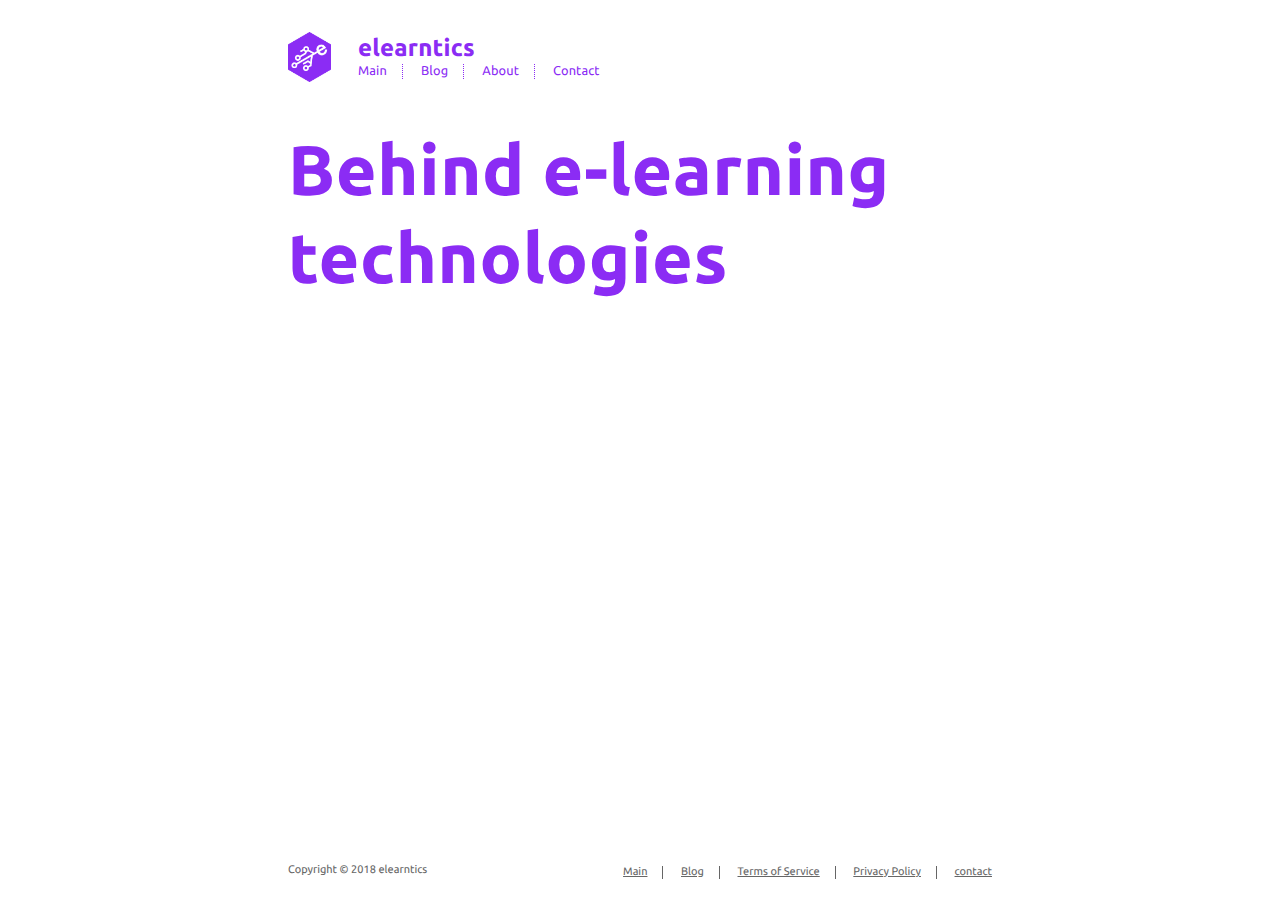
<file: index.html>
<!DOCTYPE html>
<html>
<head><meta name="generator" content="Hexo 3.8.0">
    <!-- so meta -->
    <meta charset="utf-8">
    <meta http-equiv="X-UA-Compatible" content="IE=edge">
    <meta name="HandheldFriendly" content="True">
    <meta name="viewport" content="width=device-width, initial-scale=1, maximum-scale=1">
    <meta name="description" content="Behind e-learning technologies">
<meta name="keywords" content="e-learning, edtech, education, student, learning, analytics">
<meta property="og:type" content="website">
<meta property="og:title" content="elearntics">
<meta property="og:url" content="elearntics.com/index.html">
<meta property="og:site_name" content="elearntics">
<meta property="og:description" content="Behind e-learning technologies">
<meta property="og:locale" content="default">
<meta property="og:updated_time" content="2018-10-21T19:39:16.834Z">
<meta name="twitter:card" content="summary">
<meta name="twitter:title" content="elearntics">
<meta name="twitter:description" content="Behind e-learning technologies">
    
    
        
          
              <link rel="icon" type="image/png" sizes="32x32" href="/images/favicon-32x32.png">
              <link rel="icon" type="image/png" sizes="16x16" href="/images/favicon-16x16.png">
          
        
        
          
            <link rel="icon" type="image/png" href="/images/favicon-192x192.png" sizes="192x192">
          
        
        
          
            <link rel="apple-touch-icon" sizes="180x180" href="/images/apple-touch-icon.png">
          
        
    
    <!-- title -->
    <title>elearntics</title>
    <!-- styles -->
    <link rel="stylesheet" href="/css/style.css">
    <!-- persian styles -->
    
      <link rel="stylesheet" href="/css/rtl.css">
    
    <!-- rss -->
    
    
<link rel="stylesheet" href="/css/prism-okaidia.css" type="text/css">
<link rel="stylesheet" href="/css/prism-line-numbers.css" type="text/css"></head>

<body class="max-width mx-auto ltr">
    
    <div class="content index py3 px3">
      <header id="header">
  <a href="/">
  
    
      <div id="logo" style="background-image: url(/images/logo.png);"></div>
    
  
    <div id="title">
      <h1>elearntics</h1>
    </div>
  </a>
  <div id="nav">
    <ul>
      <li class="icon">
        <a href="#"><i class="fas fa-bars fa-2x"></i></a>
      </li>
       
        <li><a href="/">Main</a></li>
       
        <li><a href="/archives/">Blog</a></li>
       
        <li><a href="/about/">About</a></li>
       
        <li><a href="mailto:hello@elearntics.com">Contact</a></li>
      
    </ul>
  </div>
</header>

      <section class=" content-page ">
        <article class="post" itemscope="" itemtype="http://schema.org/BlogPosting">
  
  

  <div class="content" itemprop="articleBody">
    <h1 id="Behind-e-learning-technologies"><a href="#Behind-e-learning-technologies" class="headerlink" title="Behind e-learning technologies"></a>Behind e-learning technologies</h1>
  </div>
</article>

      </section>
    </div>
    
    <footer id="footer" class="my4 px3">
  <div class="footer-left">
    Copyright &copy; 2018 elearntics
  </div>
  <div class="footer-right">
    <nav>
      <ul>
        
          <li><a href="/">Main</a></li>
        
          <li><a href="/archives/">Blog</a></li>
        
          <li><a href="/terms-of-service/">Terms of Service</a></li>
        
          <li><a href="/privacy-policy/">Privacy Policy</a></li>
        
          <li><a href="mailto:hello@elearntics.com">contact</a></li>
        
      </ul>
    </nav>
  </div>
</footer>

</body>
</html>
<!-- styles -->
<link rel="stylesheet" href="/lib/font-awesome/css/fontawesome-all.min.css">
<link rel="stylesheet" href="/lib/justified-gallery/css/justifiedGallery.min.css">

<!-- jquery -->
<script src="/lib/jquery/jquery.min.js"></script>
<script src="/lib/justified-gallery/js/jquery.justifiedGallery.min.js"></script>
<script src="/js/main.js"></script>
<!-- search -->

<!-- Google Analytics -->

<!-- Baidu Analytics -->

<!-- Disqus Comments -->
</file>
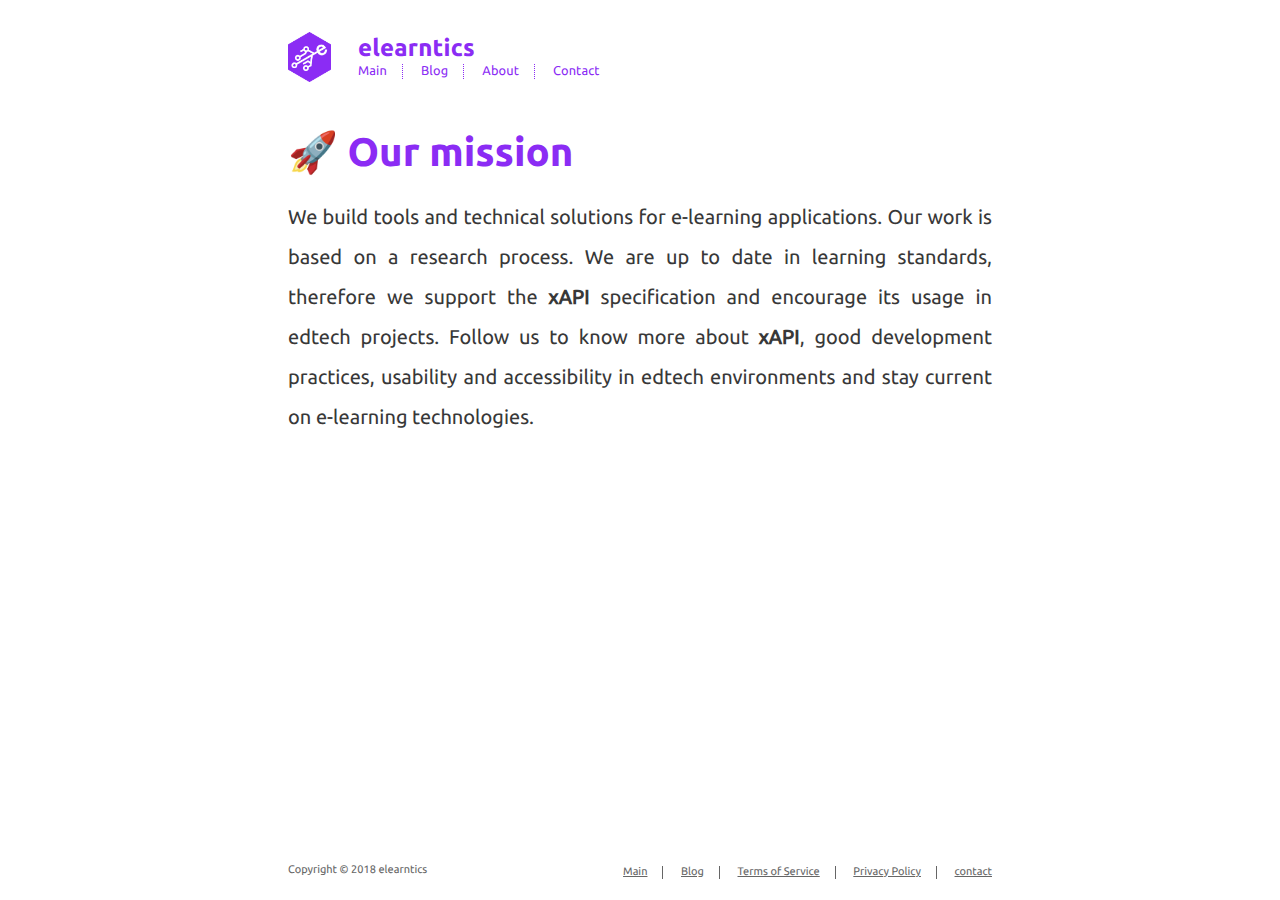
<file: about/index.html>
<!DOCTYPE html>
<html>
<head><meta name="generator" content="Hexo 3.8.0">
    <!-- so meta -->
    <meta charset="utf-8">
    <meta http-equiv="X-UA-Compatible" content="IE=edge">
    <meta name="HandheldFriendly" content="True">
    <meta name="viewport" content="width=device-width, initial-scale=1, maximum-scale=1">
    <meta name="description" content="🚀 Our missionWe build tools and technical solutions for e-learning applications. Our work is based on a research process. We are up to date in learning standards, therefore we support the xAPI specif">
<meta name="keywords" content="e-learning, edtech, education, student, learning, analytics">
<meta property="og:type" content="website">
<meta property="og:title" content="elearntics">
<meta property="og:url" content="elearntics.com/about/index.html">
<meta property="og:site_name" content="elearntics">
<meta property="og:description" content="🚀 Our missionWe build tools and technical solutions for e-learning applications. Our work is based on a research process. We are up to date in learning standards, therefore we support the xAPI specif">
<meta property="og:locale" content="default">
<meta property="og:updated_time" content="2018-10-21T19:48:04.154Z">
<meta name="twitter:card" content="summary">
<meta name="twitter:title" content="elearntics">
<meta name="twitter:description" content="🚀 Our missionWe build tools and technical solutions for e-learning applications. Our work is based on a research process. We are up to date in learning standards, therefore we support the xAPI specif">
    
    
        
          
              <link rel="icon" type="image/png" sizes="32x32" href="/images/favicon-32x32.png">
              <link rel="icon" type="image/png" sizes="16x16" href="/images/favicon-16x16.png">
          
        
        
          
            <link rel="icon" type="image/png" href="/images/favicon-192x192.png" sizes="192x192">
          
        
        
          
            <link rel="apple-touch-icon" sizes="180x180" href="/images/apple-touch-icon.png">
          
        
    
    <!-- title -->
    <title>elearntics</title>
    <!-- styles -->
    <link rel="stylesheet" href="/css/style.css">
    <!-- persian styles -->
    
      <link rel="stylesheet" href="/css/rtl.css">
    
    <!-- rss -->
    
    
<link rel="stylesheet" href="/css/prism-okaidia.css" type="text/css">
<link rel="stylesheet" href="/css/prism-line-numbers.css" type="text/css"></head>

<body class="max-width mx-auto ltr">
    
    <div class="content index py3 px3">
      <header id="header">
  <a href="/">
  
    
      <div id="logo" style="background-image: url(/images/logo.png);"></div>
    
  
    <div id="title">
      <h1>elearntics</h1>
    </div>
  </a>
  <div id="nav">
    <ul>
      <li class="icon">
        <a href="#"><i class="fas fa-bars fa-2x"></i></a>
      </li>
       
        <li><a href="/">Main</a></li>
       
        <li><a href="/archives/">Blog</a></li>
       
        <li><a href="/about/">About</a></li>
       
        <li><a href="mailto:hello@elearntics.com">Contact</a></li>
      
    </ul>
  </div>
</header>

      <section class=" content-page ">
        <article class="post" itemscope="" itemtype="http://schema.org/BlogPosting">
  
  

  <div class="content" itemprop="articleBody">
    <h2 id="🚀-Our-mission"><a href="#🚀-Our-mission" class="headerlink" title="🚀 Our mission"></a>🚀 Our mission</h2><p>We build tools and technical solutions for e-learning applications. Our work is based on a research process. We are up to date in learning standards, therefore we support the <strong>xAPI</strong> specification and encourage its usage in edtech projects. Follow us to know more about <strong>xAPI</strong>, good development practices, usability and accessibility in edtech environments and stay current on e-learning technologies.</p>

  </div>
</article>

      </section>
    </div>
    
    <footer id="footer" class="my4 px3">
  <div class="footer-left">
    Copyright &copy; 2018 elearntics
  </div>
  <div class="footer-right">
    <nav>
      <ul>
        
          <li><a href="/">Main</a></li>
        
          <li><a href="/archives/">Blog</a></li>
        
          <li><a href="/terms-of-service/">Terms of Service</a></li>
        
          <li><a href="/privacy-policy/">Privacy Policy</a></li>
        
          <li><a href="mailto:hello@elearntics.com">contact</a></li>
        
      </ul>
    </nav>
  </div>
</footer>

</body>
</html>
<!-- styles -->
<link rel="stylesheet" href="/lib/font-awesome/css/fontawesome-all.min.css">
<link rel="stylesheet" href="/lib/justified-gallery/css/justifiedGallery.min.css">

<!-- jquery -->
<script src="/lib/jquery/jquery.min.js"></script>
<script src="/lib/justified-gallery/js/jquery.justifiedGallery.min.js"></script>
<script src="/js/main.js"></script>
<!-- search -->

<!-- Google Analytics -->

<!-- Baidu Analytics -->

<!-- Disqus Comments -->
</file>
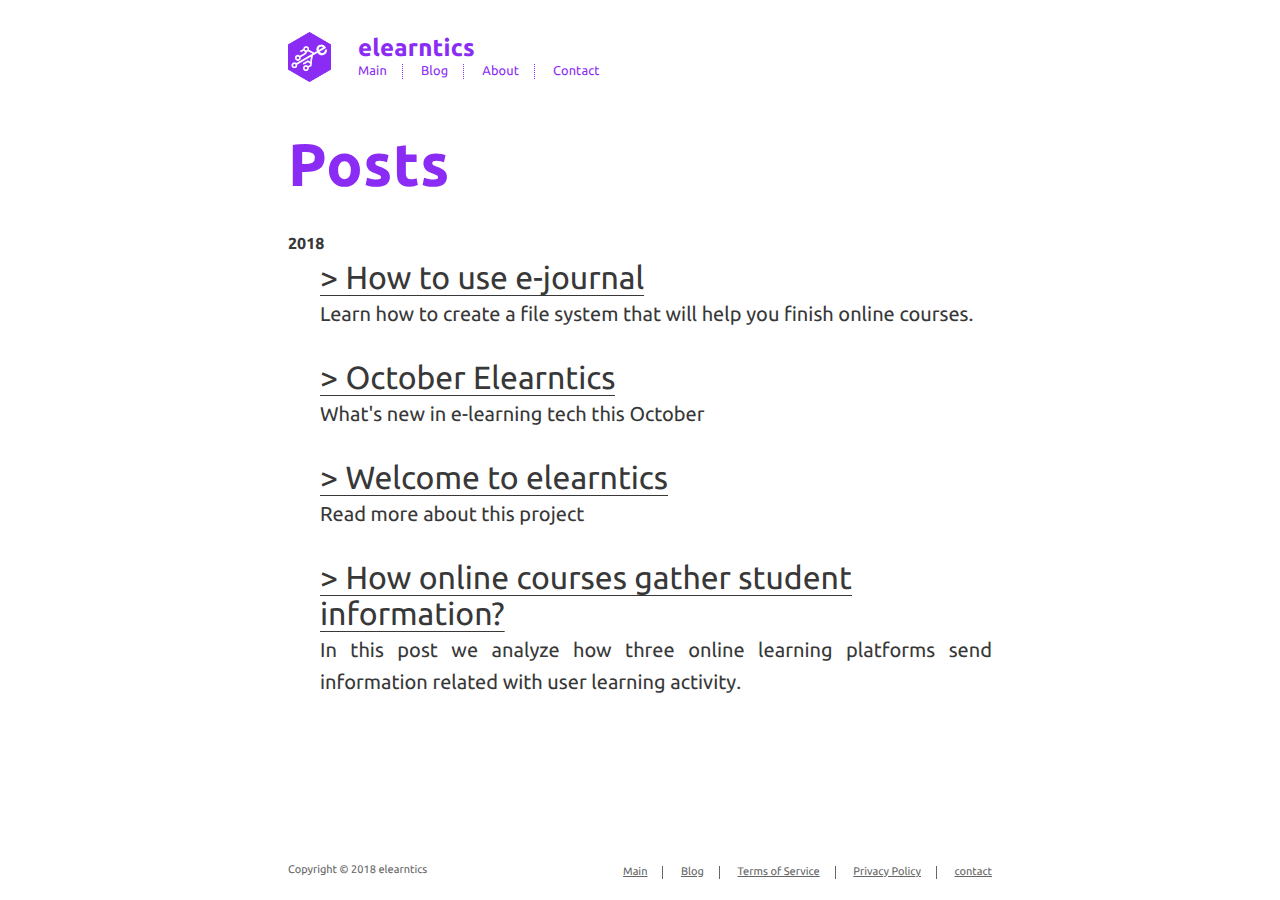
<file: archives/index.html>
<!DOCTYPE html>
<html>
<head><meta name="generator" content="Hexo 3.8.0">
    <!-- so meta -->
    <meta charset="utf-8">
    <meta http-equiv="X-UA-Compatible" content="IE=edge">
    <meta name="HandheldFriendly" content="True">
    <meta name="viewport" content="width=device-width, initial-scale=1, maximum-scale=1">
    <meta name="description" content="We build web based tools and solutions for e-learning applications">
<meta name="keywords" content="e-learning, edtech, education, student, learning, analytics">
<meta property="og:type" content="website">
<meta property="og:title" content="elearntics">
<meta property="og:url" content="elearntics.com/archives/index.html">
<meta property="og:site_name" content="elearntics">
<meta property="og:description" content="We build web based tools and solutions for e-learning applications">
<meta property="og:locale" content="default">
<meta name="twitter:card" content="summary">
<meta name="twitter:title" content="elearntics">
<meta name="twitter:description" content="We build web based tools and solutions for e-learning applications">
    
    
        
          
              <link rel="icon" type="image/png" sizes="32x32" href="/images/favicon-32x32.png">
              <link rel="icon" type="image/png" sizes="16x16" href="/images/favicon-16x16.png">
          
        
        
          
            <link rel="icon" type="image/png" href="/images/favicon-192x192.png" sizes="192x192">
          
        
        
          
            <link rel="apple-touch-icon" sizes="180x180" href="/images/apple-touch-icon.png">
          
        
    
    <!-- title -->
    <title>elearntics</title>
    <!-- styles -->
    <link rel="stylesheet" href="/css/style.css">
    <!-- persian styles -->
    
      <link rel="stylesheet" href="/css/rtl.css">
    
    <!-- rss -->
    
    
<link rel="stylesheet" href="/css/prism-okaidia.css" type="text/css">
<link rel="stylesheet" href="/css/prism-line-numbers.css" type="text/css"></head>

<body class="max-width mx-auto ltr">
    
    <div class="content index py3 px3">
      <header id="header">
  <a href="/">
  
    
      <div id="logo" style="background-image: url(/images/logo.png);"></div>
    
  
    <div id="title">
      <h1>elearntics</h1>
    </div>
  </a>
  <div id="nav">
    <ul>
      <li class="icon">
        <a href="#"><i class="fas fa-bars fa-2x"></i></a>
      </li>
       
        <li><a href="/">Main</a></li>
       
        <li><a href="/archives/">Blog</a></li>
       
        <li><a href="/about/">About</a></li>
       
        <li><a href="mailto:hello@elearntics.com">Contact</a></li>
      
    </ul>
  </div>
</header>

      <section class=" content-page ">
        <div id="archive">
  <h1>Posts</h1>
  <ul class="post-list">
    
    
    
      
      
      
      
        <h2>2018</h2>
      
      <li class="post-item">
        <article class="post-item-box">
          
          <section class="post-item--content">
            
    
        <a class="post-title" href="/2018/10/27/how-to-use-e-journal/">> How to use e-journal</a>
    


            

            
  <p class="post-description">
    Learn how to create a file system that will help you finish online courses.
  </p>


          </section>
        </article>
      </li>
    
      
      
      
      
      <li class="post-item">
        <article class="post-item-box">
          
          <section class="post-item--content">
            
    
        <a class="post-title" href="/2018/10/23/elearntics-october/">> October Elearntics</a>
    


            

            
  <p class="post-description">
    What's new in e-learning tech this October
  </p>


          </section>
        </article>
      </li>
    
      
      
      
      
      <li class="post-item">
        <article class="post-item-box">
          
          <section class="post-item--content">
            
    
        <a class="post-title" href="/2018/10/21/welcome/">> Welcome to elearntics</a>
    


            

            
  <p class="post-description">
    Read more about this project
  </p>


          </section>
        </article>
      </li>
    
      
      
      
      
      <li class="post-item">
        <article class="post-item-box">
          
          <section class="post-item--content">
            
    
        <a class="post-title" href="/2018/10/21/how-online-courses-gather-student-information/">> How online courses gather student information?</a>
    


            

            
  <p class="post-description">
    In this post we analyze how three online learning platforms send information related with user learning activity.
  </p>


          </section>
        </article>
      </li>
    
  </ul>
  

</div>

      </section>
    </div>
    
    <footer id="footer" class="my4 px3">
  <div class="footer-left">
    Copyright &copy; 2018 elearntics
  </div>
  <div class="footer-right">
    <nav>
      <ul>
        
          <li><a href="/">Main</a></li>
        
          <li><a href="/archives/">Blog</a></li>
        
          <li><a href="/terms-of-service/">Terms of Service</a></li>
        
          <li><a href="/privacy-policy/">Privacy Policy</a></li>
        
          <li><a href="mailto:hello@elearntics.com">contact</a></li>
        
      </ul>
    </nav>
  </div>
</footer>

</body>
</html>
<!-- styles -->
<link rel="stylesheet" href="/lib/font-awesome/css/fontawesome-all.min.css">
<link rel="stylesheet" href="/lib/justified-gallery/css/justifiedGallery.min.css">

<!-- jquery -->
<script src="/lib/jquery/jquery.min.js"></script>
<script src="/lib/justified-gallery/js/jquery.justifiedGallery.min.js"></script>
<script src="/js/main.js"></script>
<!-- search -->

<!-- Google Analytics -->

<!-- Baidu Analytics -->

<!-- Disqus Comments -->
</file>
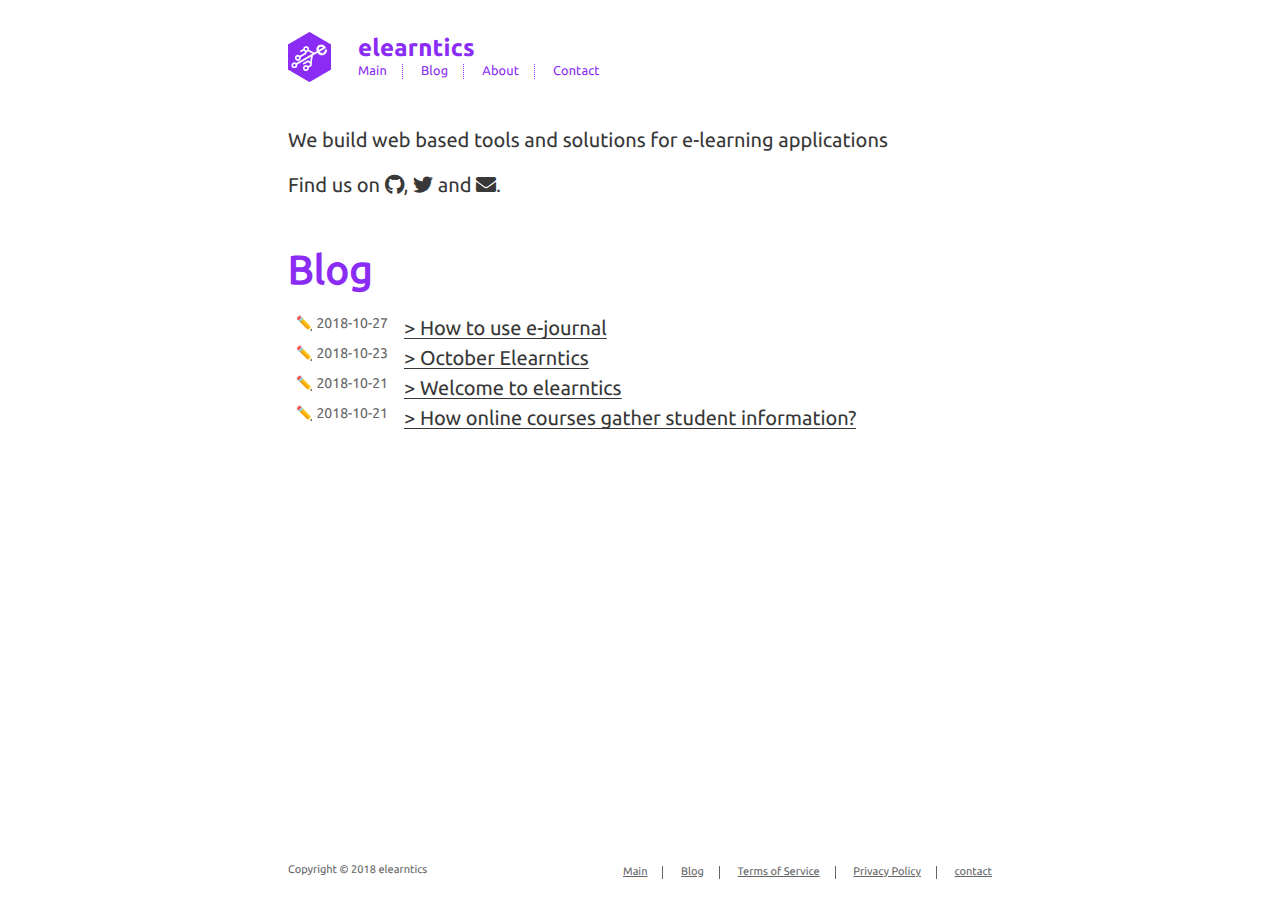
<file: blog/index.html>
<!DOCTYPE html>
<html>
<head><meta name="generator" content="Hexo 3.8.0">
    <!-- so meta -->
    <meta charset="utf-8">
    <meta http-equiv="X-UA-Compatible" content="IE=edge">
    <meta name="HandheldFriendly" content="True">
    <meta name="viewport" content="width=device-width, initial-scale=1, maximum-scale=1">
    <meta name="description" content="We build web based tools and solutions for e-learning applications">
<meta name="keywords" content="e-learning, edtech, education, student, learning, analytics">
<meta property="og:type" content="website">
<meta property="og:title" content="elearntics">
<meta property="og:url" content="elearntics.com/blog/index.html">
<meta property="og:site_name" content="elearntics">
<meta property="og:description" content="We build web based tools and solutions for e-learning applications">
<meta property="og:locale" content="default">
<meta name="twitter:card" content="summary">
<meta name="twitter:title" content="elearntics">
<meta name="twitter:description" content="We build web based tools and solutions for e-learning applications">
    
    
        
          
              <link rel="icon" type="image/png" sizes="32x32" href="/images/favicon-32x32.png">
              <link rel="icon" type="image/png" sizes="16x16" href="/images/favicon-16x16.png">
          
        
        
          
            <link rel="icon" type="image/png" href="/images/favicon-192x192.png" sizes="192x192">
          
        
        
          
            <link rel="apple-touch-icon" sizes="180x180" href="/images/apple-touch-icon.png">
          
        
    
    <!-- title -->
    <title>elearntics</title>
    <!-- styles -->
    <link rel="stylesheet" href="/css/style.css">
    <!-- persian styles -->
    
      <link rel="stylesheet" href="/css/rtl.css">
    
    <!-- rss -->
    
    
<link rel="stylesheet" href="/css/prism-okaidia.css" type="text/css">
<link rel="stylesheet" href="/css/prism-line-numbers.css" type="text/css"></head>

<body class="max-width mx-auto ltr">
    
    <div class="content index py3 px3">
      <header id="header">
  <a href="/">
  
    
      <div id="logo" style="background-image: url(/images/logo.png);"></div>
    
  
    <div id="title">
      <h1>elearntics</h1>
    </div>
  </a>
  <div id="nav">
    <ul>
      <li class="icon">
        <a href="#"><i class="fas fa-bars fa-2x"></i></a>
      </li>
       
        <li><a href="/">Main</a></li>
       
        <li><a href="/archives/">Blog</a></li>
       
        <li><a href="/about/">About</a></li>
       
        <li><a href="mailto:hello@elearntics.com">Contact</a></li>
      
    </ul>
  </div>
</header>

      <section class=" content-page ">
        <section id="about">
  
    <p>We build web based tools and solutions for e-learning applications</p>

  
  
    <p>
      Find us on
      
      
      
        
          <a class="icon" target="_blank" href="http://github.com/elearntics">
            <i class="fab fa-github"></i><!--
      ---></a><!--
    ---><!--
    --->, 
        
      
        
          <a class="icon" target="_blank" href="/">
            <i class="fab fa-twitter"></i><!--
      ---></a><!--
    ---><!--
    ---> and 
        
      
        
          <a class="icon" target="_blank" href="mailto:name@email.com">
            <i class="fas fa-envelope"></i><!--
      ---></a><!--
      ---><!--
    --->.
        
      
    </p>
  
</section>

<section id="writing">
  <span class="h1"><a href="/archives">Blog</a></span>
  <ul class="post-list">
    
      
    
    
      <li class="post-item">
        
    <div class="meta">
      ✏️ <time datetime="2018-10-27T07:44:16.970Z" itemprop="datePublished">2018-10-27</time>
    </div>


        <span>
    
        <a class="" href="/2018/10/27/how-to-use-e-journal/">> How to use e-journal</a>
    

</span>
      </li>
    
      <li class="post-item">
        
    <div class="meta">
      ✏️ <time datetime="2018-10-23T19:10:05.870Z" itemprop="datePublished">2018-10-23</time>
    </div>


        <span>
    
        <a class="" href="/2018/10/23/elearntics-october/">> October Elearntics</a>
    

</span>
      </li>
    
      <li class="post-item">
        
    <div class="meta">
      ✏️ <time datetime="2018-10-21T15:13:32.917Z" itemprop="datePublished">2018-10-21</time>
    </div>


        <span>
    
        <a class="" href="/2018/10/21/welcome/">> Welcome to elearntics</a>
    

</span>
      </li>
    
      <li class="post-item">
        
    <div class="meta">
      ✏️ <time datetime="2018-10-21T15:13:32.915Z" itemprop="datePublished">2018-10-21</time>
    </div>


        <span>
    
        <a class="" href="/2018/10/21/how-online-courses-gather-student-information/">> How online courses gather student information?</a>
    

</span>
      </li>
    
  </ul>
  
</section>



      </section>
    </div>
    
    <footer id="footer" class="my4 px3">
  <div class="footer-left">
    Copyright &copy; 2018 elearntics
  </div>
  <div class="footer-right">
    <nav>
      <ul>
        
          <li><a href="/">Main</a></li>
        
          <li><a href="/archives/">Blog</a></li>
        
          <li><a href="/terms-of-service/">Terms of Service</a></li>
        
          <li><a href="/privacy-policy/">Privacy Policy</a></li>
        
          <li><a href="mailto:hello@elearntics.com">contact</a></li>
        
      </ul>
    </nav>
  </div>
</footer>

</body>
</html>
<!-- styles -->
<link rel="stylesheet" href="/lib/font-awesome/css/fontawesome-all.min.css">
<link rel="stylesheet" href="/lib/justified-gallery/css/justifiedGallery.min.css">

<!-- jquery -->
<script src="/lib/jquery/jquery.min.js"></script>
<script src="/lib/justified-gallery/js/jquery.justifiedGallery.min.js"></script>
<script src="/js/main.js"></script>
<!-- search -->

<!-- Google Analytics -->

<!-- Baidu Analytics -->

<!-- Disqus Comments -->
</file>
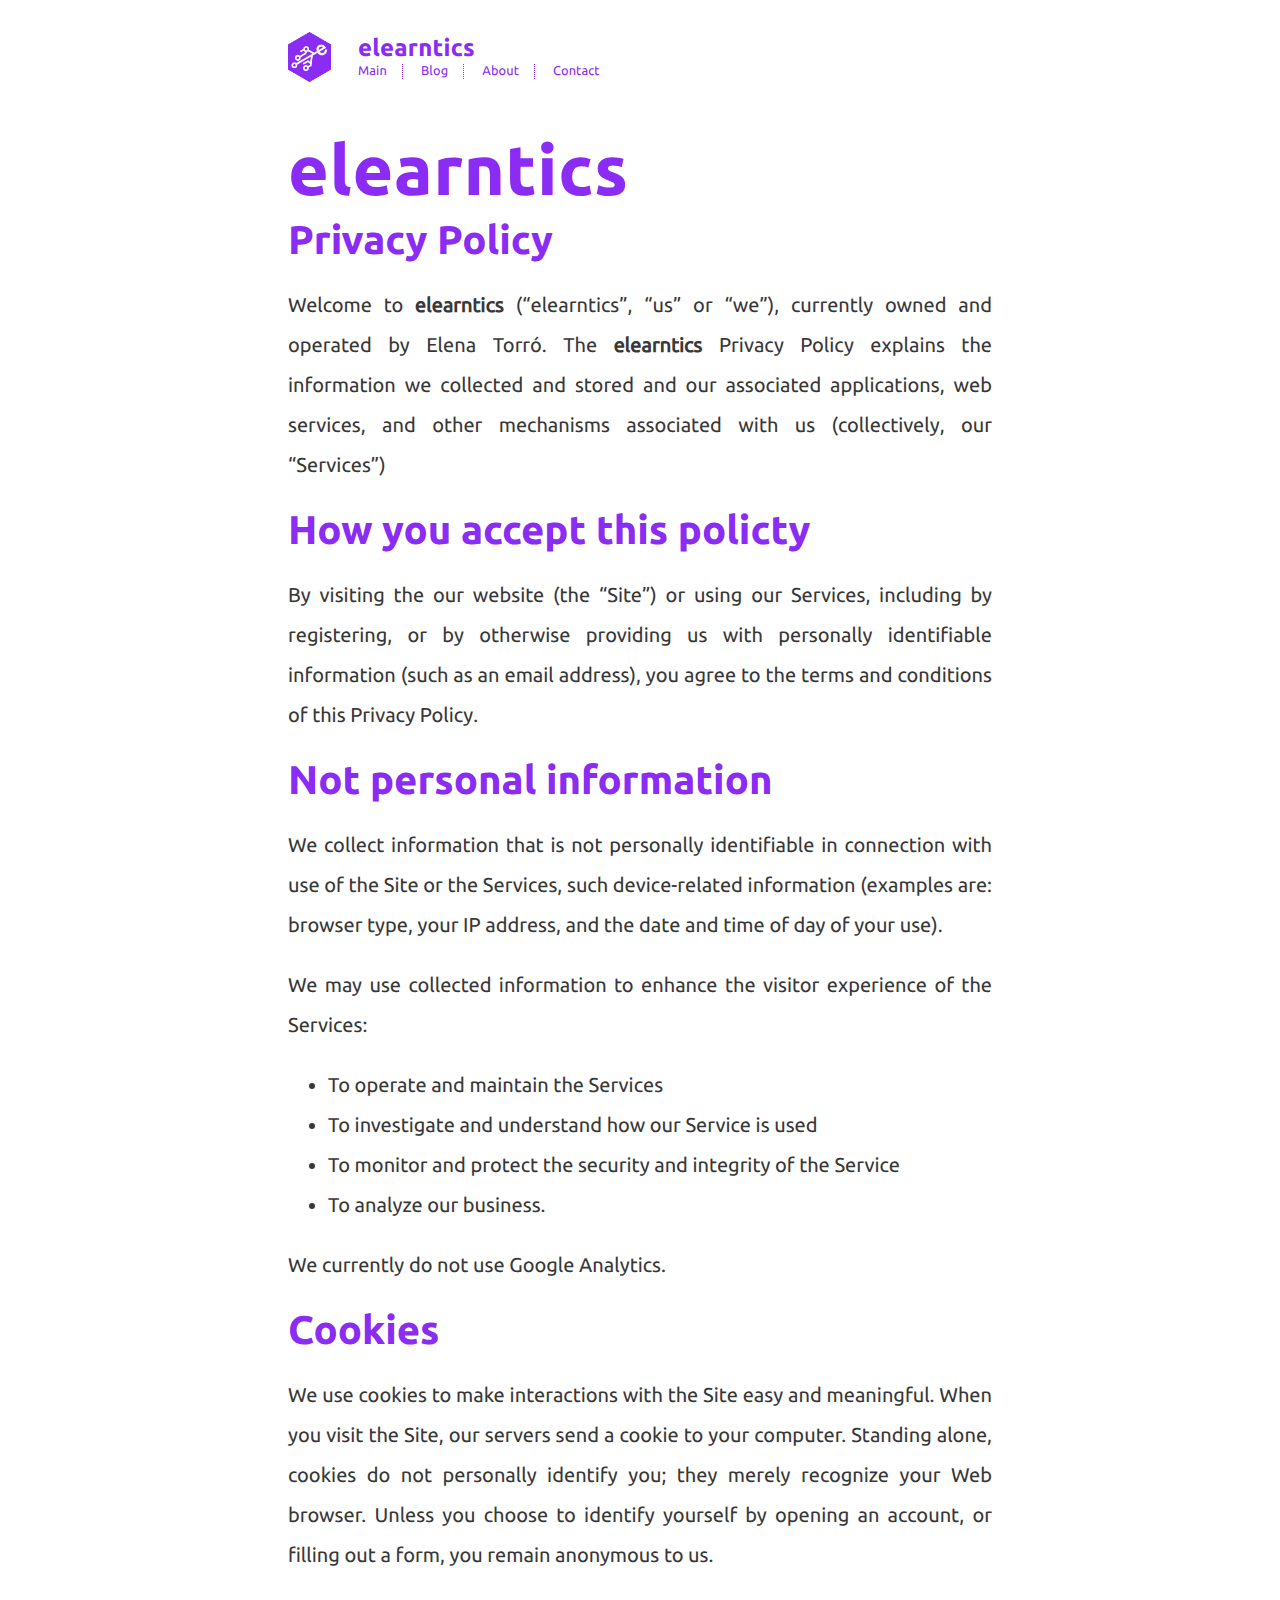
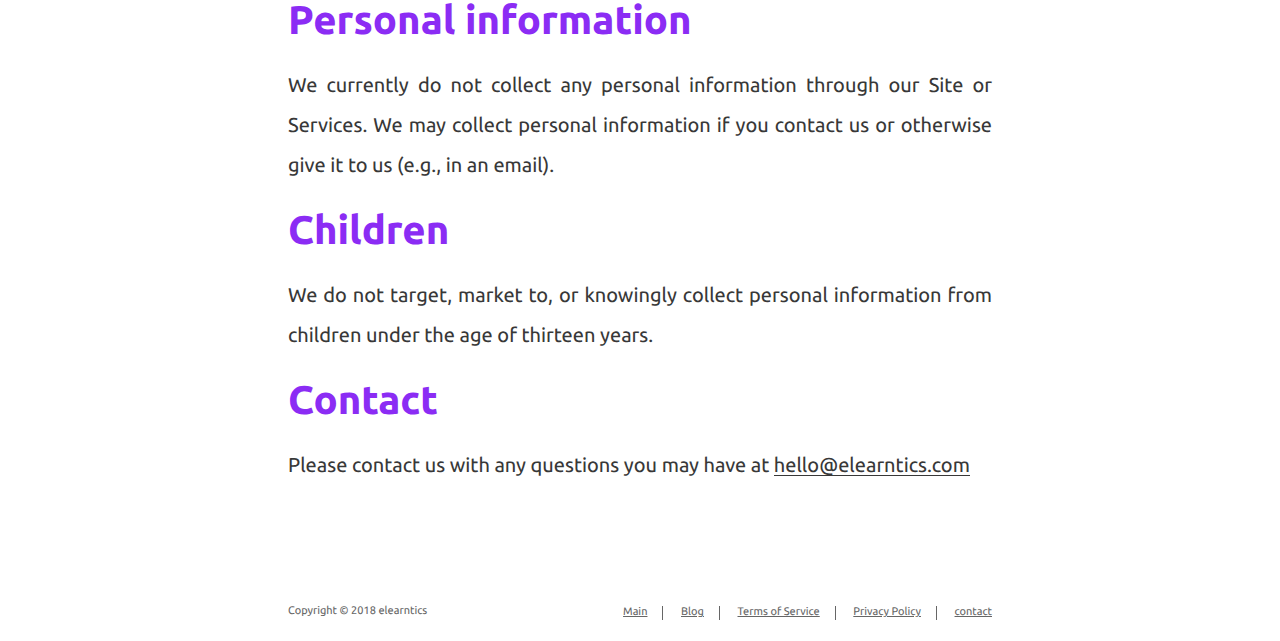
<file: privacy-policy/index.html>
<!DOCTYPE html>
<html>
<head><meta name="generator" content="Hexo 3.8.0">
    <!-- so meta -->
    <meta charset="utf-8">
    <meta http-equiv="X-UA-Compatible" content="IE=edge">
    <meta name="HandheldFriendly" content="True">
    <meta name="viewport" content="width=device-width, initial-scale=1, maximum-scale=1">
    <meta name="description" content="elearnticsPrivacy PolicyWelcome to elearntics (“elearntics”, “us” or “we”), currently owned and operated by Elena Torró. The elearntics Privacy Policy explains the information we collected and stored">
<meta name="keywords" content="e-learning, edtech, education, student, learning, analytics">
<meta property="og:type" content="website">
<meta property="og:title" content="elearntics">
<meta property="og:url" content="elearntics.com/privacy-policy/index.html">
<meta property="og:site_name" content="elearntics">
<meta property="og:description" content="elearnticsPrivacy PolicyWelcome to elearntics (“elearntics”, “us” or “we”), currently owned and operated by Elena Torró. The elearntics Privacy Policy explains the information we collected and stored">
<meta property="og:locale" content="default">
<meta property="og:updated_time" content="2018-10-21T15:13:32.918Z">
<meta name="twitter:card" content="summary">
<meta name="twitter:title" content="elearntics">
<meta name="twitter:description" content="elearnticsPrivacy PolicyWelcome to elearntics (“elearntics”, “us” or “we”), currently owned and operated by Elena Torró. The elearntics Privacy Policy explains the information we collected and stored">
    
    
        
          
              <link rel="icon" type="image/png" sizes="32x32" href="/images/favicon-32x32.png">
              <link rel="icon" type="image/png" sizes="16x16" href="/images/favicon-16x16.png">
          
        
        
          
            <link rel="icon" type="image/png" href="/images/favicon-192x192.png" sizes="192x192">
          
        
        
          
            <link rel="apple-touch-icon" sizes="180x180" href="/images/apple-touch-icon.png">
          
        
    
    <!-- title -->
    <title>elearntics</title>
    <!-- styles -->
    <link rel="stylesheet" href="/css/style.css">
    <!-- persian styles -->
    
      <link rel="stylesheet" href="/css/rtl.css">
    
    <!-- rss -->
    
    
<link rel="stylesheet" href="/css/prism-solarizedlight.css" type="text/css">
<link rel="stylesheet" href="/css/prism-line-numbers.css" type="text/css"></head>

<body class="max-width mx-auto ltr">
    
    <div class="content index py3 px3">
      <header id="header">
  <a href="/">
  
    
      <div id="logo" style="background-image: url(/images/logo.png);"></div>
    
  
    <div id="title">
      <h1>elearntics</h1>
    </div>
  </a>
  <div id="nav">
    <ul>
      <li class="icon">
        <a href="#"><i class="fas fa-bars fa-2x"></i></a>
      </li>
       
        <li><a href="/">Main</a></li>
       
        <li><a href="/archives/">Blog</a></li>
       
        <li><a href="/about/">About</a></li>
       
        <li><a href="mailto:hello@elearntics.com">Contact</a></li>
      
    </ul>
  </div>
</header>

      <section class=" content-page ">
        <article class="post" itemscope="" itemtype="http://schema.org/BlogPosting">
  
  

  <div class="content" itemprop="articleBody">
    <h1 id="elearntics"><a href="#elearntics" class="headerlink" title="elearntics"></a>elearntics</h1><h2 id="Privacy-Policy"><a href="#Privacy-Policy" class="headerlink" title="Privacy Policy"></a>Privacy Policy</h2><p>Welcome to <strong>elearntics</strong> (“elearntics”, “us” or “we”), currently owned and operated by Elena Torró. The <strong>elearntics</strong> Privacy Policy explains the information we collected and stored and our associated applications, web services, and other mechanisms associated with us (collectively, our “Services”)</p>
<h2 id="How-you-accept-this-policty"><a href="#How-you-accept-this-policty" class="headerlink" title="How you accept this policty"></a>How you accept this policty</h2><p>By visiting the our website (the “Site”) or using our Services, including by registering, or by otherwise providing us with personally identifiable information (such as an email address), you agree to the terms and conditions of this Privacy Policy.</p>
<h2 id="Not-personal-information"><a href="#Not-personal-information" class="headerlink" title="Not personal information"></a>Not personal information</h2><p>We collect information that is not personally identifiable in connection with use of the Site or the Services, such device-related information (examples are: browser type, your IP address, and the date and time of day of your use).</p>
<p>We may use collected information to enhance the visitor experience of the Services:</p>
<ul>
<li>To operate and maintain the Services</li>
<li>To investigate and understand how our Service is used</li>
<li>To monitor and protect the security and integrity of the Service</li>
<li>To analyze our business.</li>
</ul>
<p>We currently do not use Google Analytics.</p>
<h2 id="Cookies"><a href="#Cookies" class="headerlink" title="Cookies"></a>Cookies</h2><p>We use cookies to make interactions with the Site easy and meaningful. When you visit the Site, our servers send a cookie to your computer. Standing alone, cookies do not personally identify you; they merely recognize your Web browser. Unless you choose to identify yourself by opening an account, or filling out a form, you remain anonymous to us.</p>
<h2 id="Personal-information"><a href="#Personal-information" class="headerlink" title="Personal information"></a>Personal information</h2><p>We currently do not collect any personal information through our Site or Services. We may collect personal information if you contact us or otherwise give it to us (e.g., in an email).</p>
<h2 id="Children"><a href="#Children" class="headerlink" title="Children"></a>Children</h2><p>We do not target, market to, or knowingly collect personal information from children under the age of thirteen years.</p>
<h2 id="Contact"><a href="#Contact" class="headerlink" title="Contact"></a>Contact</h2><p>Please contact us with any questions you may have at <a href="mailto:hello@elearntics.com">hello@elearntics.com</a></p>

  </div>
</article>

      </section>
    </div>
    
    <footer id="footer" class="my4 px3">
  <div class="footer-left">
    Copyright &copy; 2018 elearntics
  </div>
  <div class="footer-right">
    <nav>
      <ul>
        
          <li><a href="/">Main</a></li>
        
          <li><a href="/archives/">Blog</a></li>
        
          <li><a href="/terms-of-service/">Terms of Service</a></li>
        
          <li><a href="/privacy-policy/">Privacy Policy</a></li>
        
          <li><a href="mailto:hello@elearntics.com">contact</a></li>
        
      </ul>
    </nav>
  </div>
</footer>

</body>
</html>
<!-- styles -->
<link rel="stylesheet" href="/lib/font-awesome/css/fontawesome-all.min.css">
<link rel="stylesheet" href="/lib/justified-gallery/css/justifiedGallery.min.css">

<!-- jquery -->
<script src="/lib/jquery/jquery.min.js"></script>
<script src="/lib/justified-gallery/js/jquery.justifiedGallery.min.js"></script>
<script src="/js/main.js"></script>
<!-- search -->

<!-- Google Analytics -->

<!-- Baidu Analytics -->

<!-- Disqus Comments -->
</file>
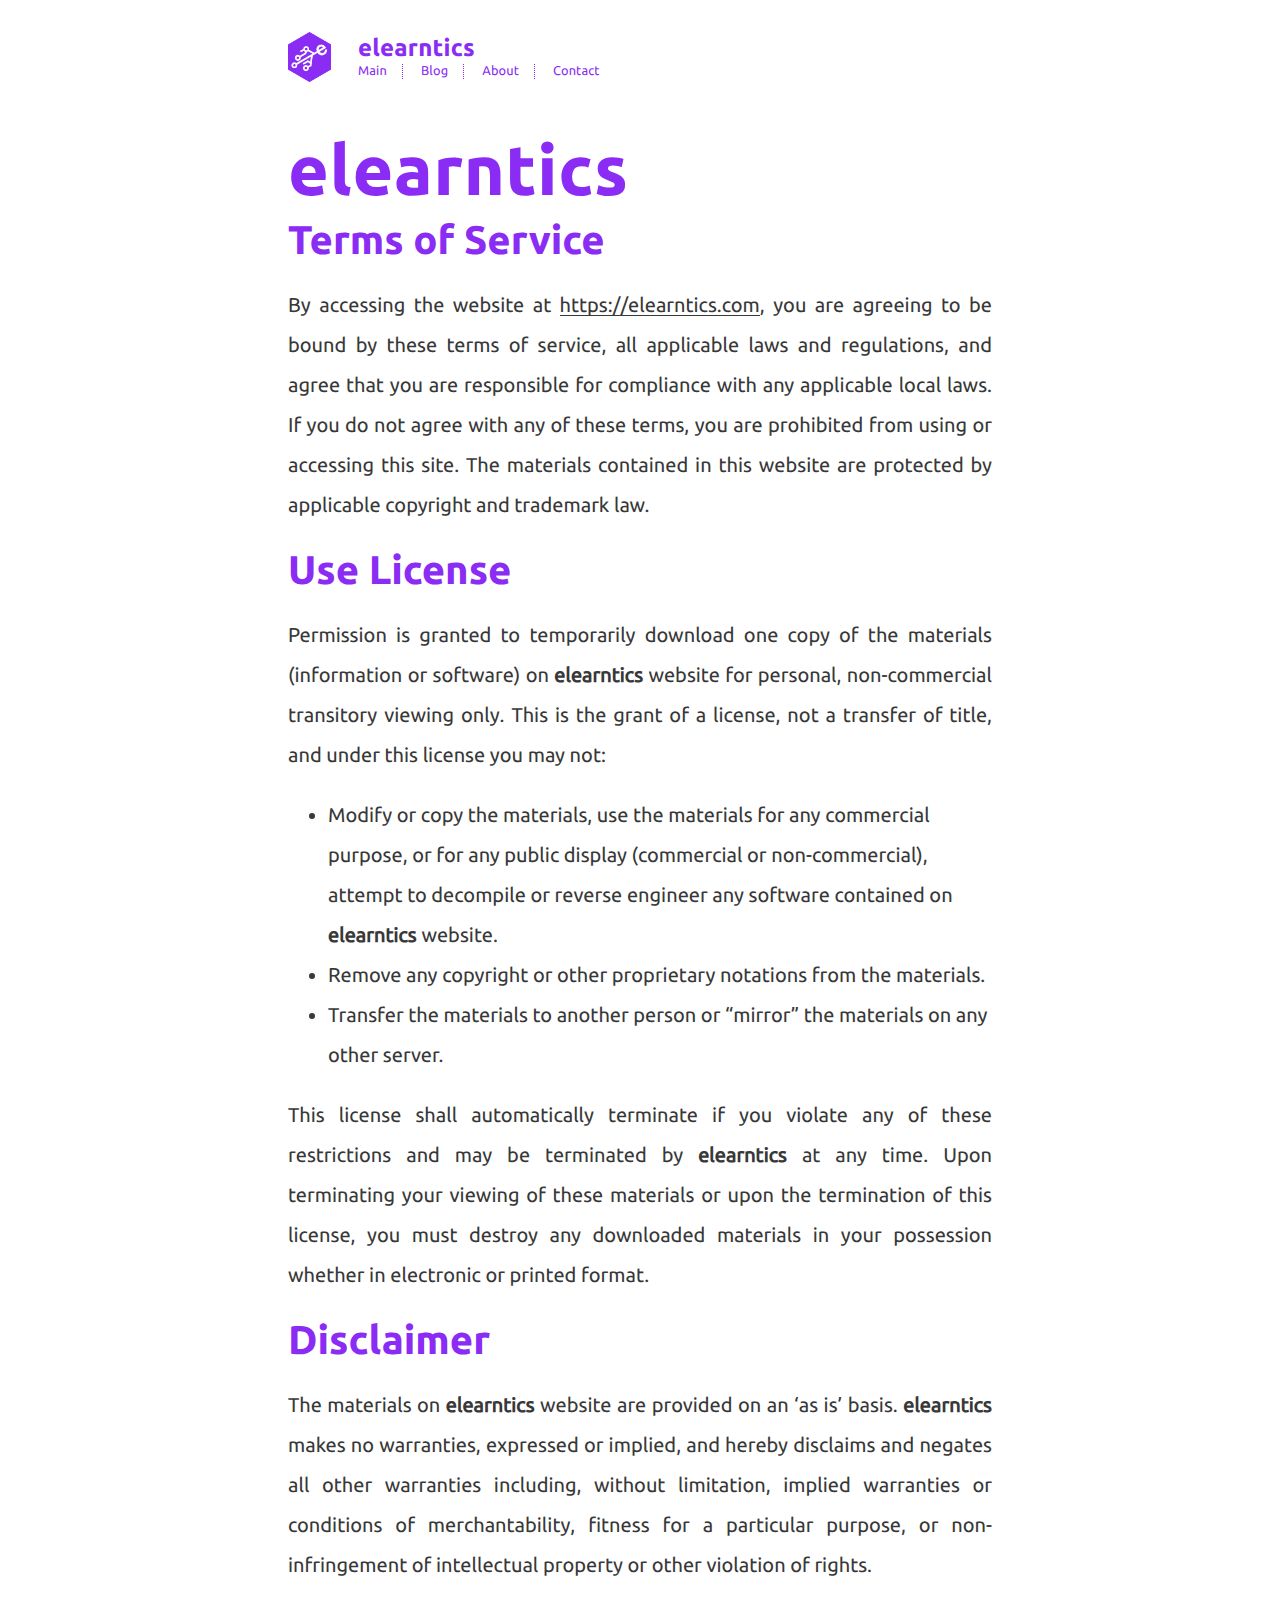
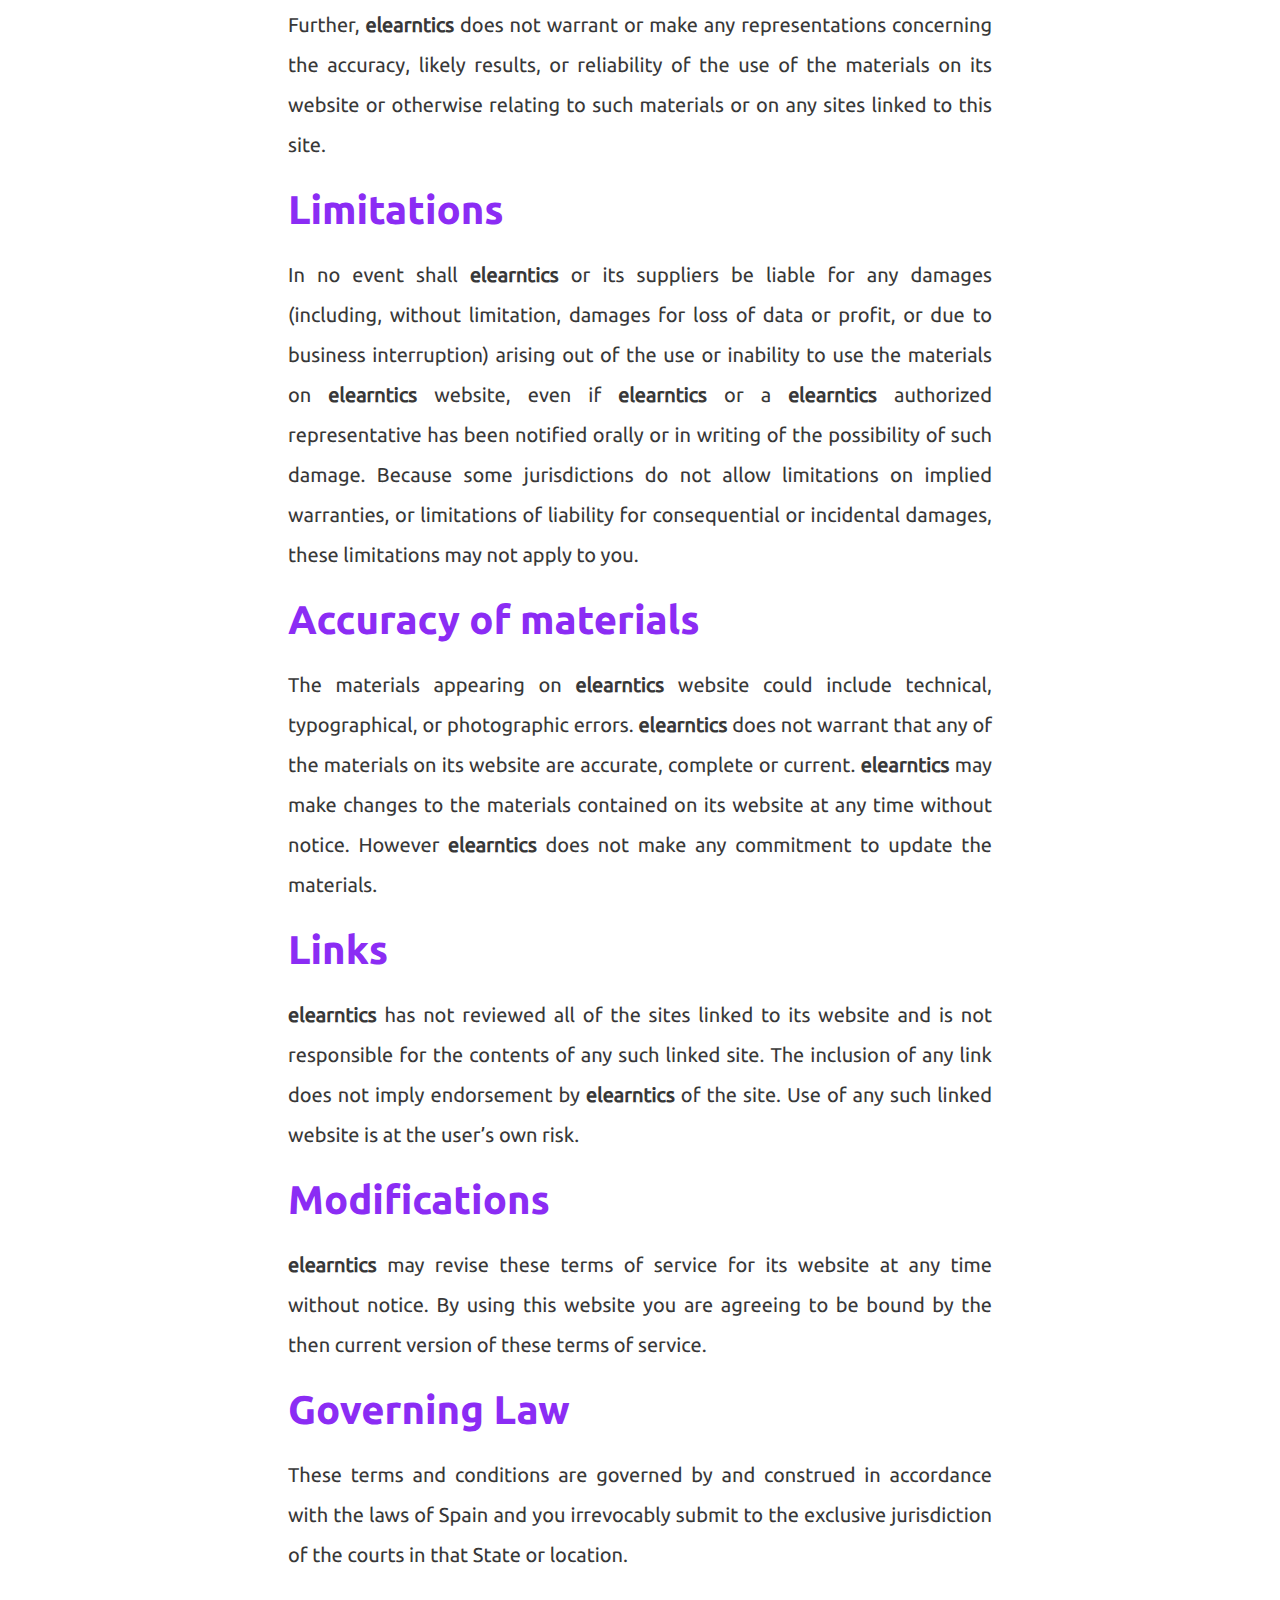
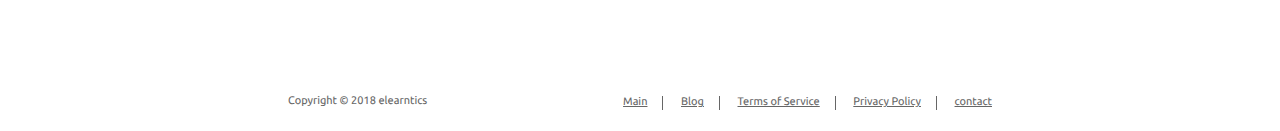
<file: terms-of-service/index.html>
<!DOCTYPE html>
<html>
<head><meta name="generator" content="Hexo 3.8.0">
    <!-- so meta -->
    <meta charset="utf-8">
    <meta http-equiv="X-UA-Compatible" content="IE=edge">
    <meta name="HandheldFriendly" content="True">
    <meta name="viewport" content="width=device-width, initial-scale=1, maximum-scale=1">
    <meta name="description" content="elearnticsTerms of ServiceBy accessing the website at https://elearntics.com, you are agreeing to be bound by these terms of service, all applicable laws and regulations, and agree that you are respon">
<meta name="keywords" content="e-learning, edtech, education, student, learning, analytics">
<meta property="og:type" content="website">
<meta property="og:title" content="elearntics">
<meta property="og:url" content="elearntics.com/terms-of-service/index.html">
<meta property="og:site_name" content="elearntics">
<meta property="og:description" content="elearnticsTerms of ServiceBy accessing the website at https://elearntics.com, you are agreeing to be bound by these terms of service, all applicable laws and regulations, and agree that you are respon">
<meta property="og:locale" content="default">
<meta property="og:updated_time" content="2018-10-21T15:13:32.919Z">
<meta name="twitter:card" content="summary">
<meta name="twitter:title" content="elearntics">
<meta name="twitter:description" content="elearnticsTerms of ServiceBy accessing the website at https://elearntics.com, you are agreeing to be bound by these terms of service, all applicable laws and regulations, and agree that you are respon">
    
    
        
          
              <link rel="icon" type="image/png" sizes="32x32" href="/images/favicon-32x32.png">
              <link rel="icon" type="image/png" sizes="16x16" href="/images/favicon-16x16.png">
          
        
        
          
            <link rel="icon" type="image/png" href="/images/favicon-192x192.png" sizes="192x192">
          
        
        
          
            <link rel="apple-touch-icon" sizes="180x180" href="/images/apple-touch-icon.png">
          
        
    
    <!-- title -->
    <title>elearntics</title>
    <!-- styles -->
    <link rel="stylesheet" href="/css/style.css">
    <!-- persian styles -->
    
      <link rel="stylesheet" href="/css/rtl.css">
    
    <!-- rss -->
    
    
<link rel="stylesheet" href="/css/prism-okaidia.css" type="text/css">
<link rel="stylesheet" href="/css/prism-line-numbers.css" type="text/css"></head>

<body class="max-width mx-auto ltr">
    
    <div class="content index py3 px3">
      <header id="header">
  <a href="/">
  
    
      <div id="logo" style="background-image: url(/images/logo.png);"></div>
    
  
    <div id="title">
      <h1>elearntics</h1>
    </div>
  </a>
  <div id="nav">
    <ul>
      <li class="icon">
        <a href="#"><i class="fas fa-bars fa-2x"></i></a>
      </li>
       
        <li><a href="/">Main</a></li>
       
        <li><a href="/archives/">Blog</a></li>
       
        <li><a href="/about/">About</a></li>
       
        <li><a href="mailto:hello@elearntics.com">Contact</a></li>
      
    </ul>
  </div>
</header>

      <section class=" content-page ">
        <article class="post" itemscope="" itemtype="http://schema.org/BlogPosting">
  
  

  <div class="content" itemprop="articleBody">
    <h1 id="elearntics"><a href="#elearntics" class="headerlink" title="elearntics"></a>elearntics</h1><h2 id="Terms-of-Service"><a href="#Terms-of-Service" class="headerlink" title="Terms of Service"></a>Terms of Service</h2><p>By accessing the website at <a href="https://elearntics.com">https://elearntics.com</a>, you are agreeing to be bound by these terms of service, all applicable laws and regulations, and agree that you are responsible for compliance with any applicable local laws. If you do not agree with any of these terms, you are prohibited from using or accessing this site. The materials contained in this website are protected by applicable copyright and trademark law.</p>
<h2 id="Use-License"><a href="#Use-License" class="headerlink" title="Use License"></a>Use License</h2><p>Permission is granted to temporarily download one copy of the materials (information or software) on <strong>elearntics</strong> website for personal, non-commercial transitory viewing only. This is the grant of a license, not a transfer of title, and under this license you may not:</p>
<ul>
<li>Modify or copy the materials, use the materials for any commercial purpose, or for any public display (commercial or non-commercial), attempt to decompile or reverse engineer any software contained on <strong>elearntics</strong> website.</li>
<li>Remove any copyright or other proprietary notations from the materials.</li>
<li>Transfer the materials to another person or “mirror” the materials on any other server.</li>
</ul>
<p>This license shall automatically terminate if you violate any of these restrictions and may be terminated by <strong>elearntics</strong> at any time. Upon terminating your viewing of these materials or upon the termination of this license, you must destroy any downloaded materials in your possession whether in electronic or printed format.</p>
<h2 id="Disclaimer"><a href="#Disclaimer" class="headerlink" title="Disclaimer"></a>Disclaimer</h2><p>The materials on <strong>elearntics</strong> website are provided on an ‘as is’ basis. <strong>elearntics</strong> makes no warranties, expressed or implied, and hereby disclaims and negates all other warranties including, without limitation, implied warranties or conditions of merchantability, fitness for a particular purpose, or non-infringement of intellectual property or other violation of rights.</p>
<p>Further, <strong>elearntics</strong> does not warrant or make any representations concerning the accuracy, likely results, or reliability of the use of the materials on its website or otherwise relating to such materials or on any sites linked to this site.</p>
<h2 id="Limitations"><a href="#Limitations" class="headerlink" title="Limitations"></a>Limitations</h2><p>In no event shall <strong>elearntics</strong> or its suppliers be liable for any damages (including, without limitation, damages for loss of data or profit, or due to business interruption) arising out of the use or inability to use the materials on <strong>elearntics</strong> website, even if <strong>elearntics</strong> or a <strong>elearntics</strong> authorized representative has been notified orally or in writing of the possibility of such damage. Because some jurisdictions do not allow limitations on implied warranties, or limitations of liability for consequential or incidental damages, these limitations may not apply to you.</p>
<h2 id="Accuracy-of-materials"><a href="#Accuracy-of-materials" class="headerlink" title="Accuracy of materials"></a>Accuracy of materials</h2><p>The materials appearing on <strong>elearntics</strong> website could include technical, typographical, or photographic errors. <strong>elearntics</strong> does not warrant that any of the materials on its website are accurate, complete or current. <strong>elearntics</strong> may make changes to the materials contained on its website at any time without notice. However <strong>elearntics</strong> does not make any commitment to update the materials.</p>
<h2 id="Links"><a href="#Links" class="headerlink" title="Links"></a>Links</h2><p><strong>elearntics</strong> has not reviewed all of the sites linked to its website and is not responsible for the contents of any such linked site. The inclusion of any link does not imply endorsement by <strong>elearntics</strong> of the site. Use of any such linked website is at the user’s own risk.</p>
<h2 id="Modifications"><a href="#Modifications" class="headerlink" title="Modifications"></a>Modifications</h2><p><strong>elearntics</strong> may revise these terms of service for its website at any time without notice. By using this website you are agreeing to be bound by the then current version of these terms of service.</p>
<h2 id="Governing-Law"><a href="#Governing-Law" class="headerlink" title="Governing Law"></a>Governing Law</h2><p>These terms and conditions are governed by and construed in accordance with the laws of Spain and you irrevocably submit to the exclusive jurisdiction of the courts in that State or location.</p>

  </div>
</article>

      </section>
    </div>
    
    <footer id="footer" class="my4 px3">
  <div class="footer-left">
    Copyright &copy; 2018 elearntics
  </div>
  <div class="footer-right">
    <nav>
      <ul>
        
          <li><a href="/">Main</a></li>
        
          <li><a href="/archives/">Blog</a></li>
        
          <li><a href="/terms-of-service/">Terms of Service</a></li>
        
          <li><a href="/privacy-policy/">Privacy Policy</a></li>
        
          <li><a href="mailto:hello@elearntics.com">contact</a></li>
        
      </ul>
    </nav>
  </div>
</footer>

</body>
</html>
<!-- styles -->
<link rel="stylesheet" href="/lib/font-awesome/css/fontawesome-all.min.css">
<link rel="stylesheet" href="/lib/justified-gallery/css/justifiedGallery.min.css">

<!-- jquery -->
<script src="/lib/jquery/jquery.min.js"></script>
<script src="/lib/justified-gallery/js/jquery.justifiedGallery.min.js"></script>
<script src="/js/main.js"></script>
<!-- search -->

<!-- Google Analytics -->

<!-- Baidu Analytics -->

<!-- Disqus Comments -->
</file>
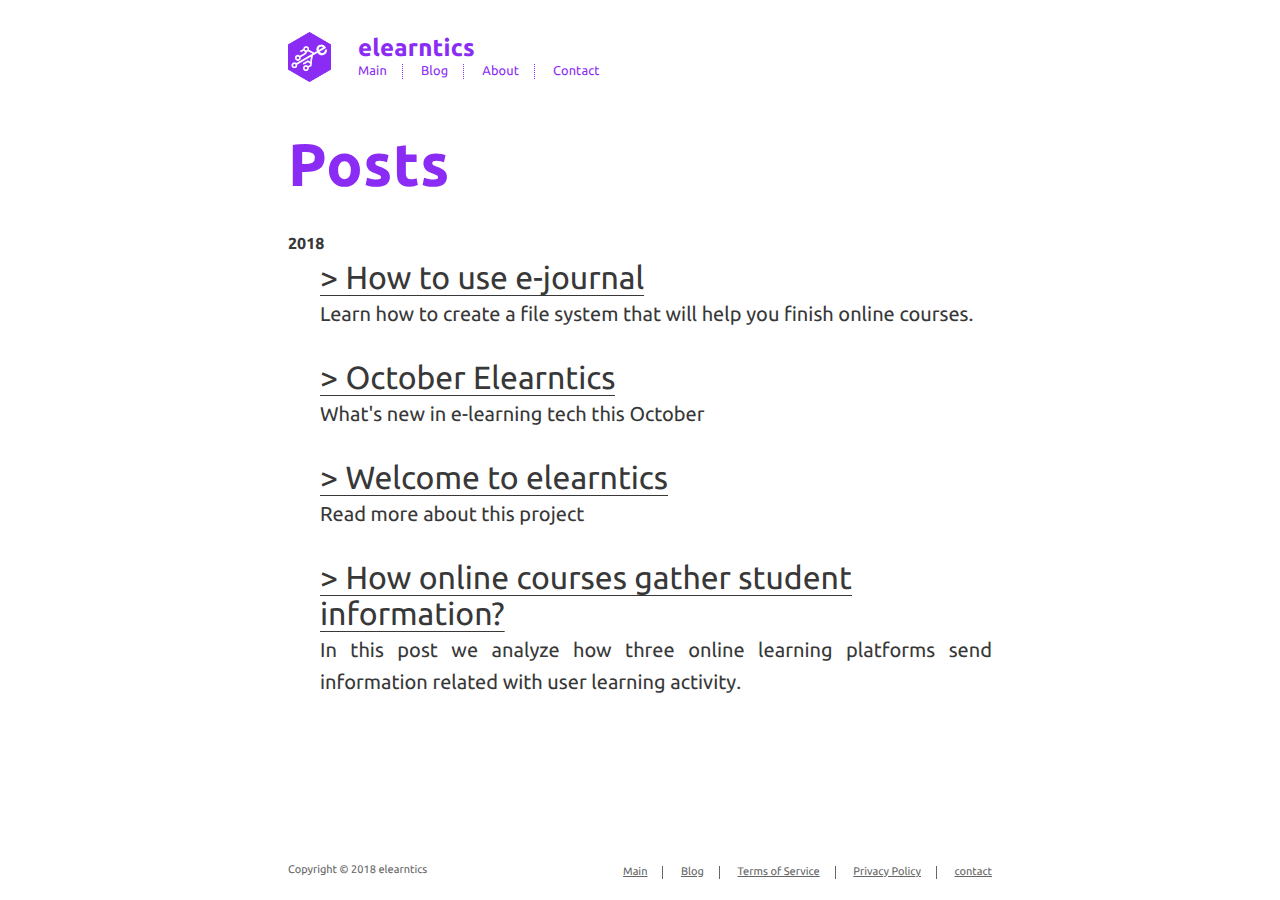
<file: archives/2018/index.html>
<!DOCTYPE html>
<html>
<head><meta name="generator" content="Hexo 3.8.0">
    <!-- so meta -->
    <meta charset="utf-8">
    <meta http-equiv="X-UA-Compatible" content="IE=edge">
    <meta name="HandheldFriendly" content="True">
    <meta name="viewport" content="width=device-width, initial-scale=1, maximum-scale=1">
    <meta name="description" content="We build web based tools and solutions for e-learning applications">
<meta name="keywords" content="e-learning, edtech, education, student, learning, analytics">
<meta property="og:type" content="website">
<meta property="og:title" content="elearntics">
<meta property="og:url" content="elearntics.com/archives/2018/index.html">
<meta property="og:site_name" content="elearntics">
<meta property="og:description" content="We build web based tools and solutions for e-learning applications">
<meta property="og:locale" content="default">
<meta name="twitter:card" content="summary">
<meta name="twitter:title" content="elearntics">
<meta name="twitter:description" content="We build web based tools and solutions for e-learning applications">
    
    
        
          
              <link rel="icon" type="image/png" sizes="32x32" href="/images/favicon-32x32.png">
              <link rel="icon" type="image/png" sizes="16x16" href="/images/favicon-16x16.png">
          
        
        
          
            <link rel="icon" type="image/png" href="/images/favicon-192x192.png" sizes="192x192">
          
        
        
          
            <link rel="apple-touch-icon" sizes="180x180" href="/images/apple-touch-icon.png">
          
        
    
    <!-- title -->
    <title>elearntics</title>
    <!-- styles -->
    <link rel="stylesheet" href="/css/style.css">
    <!-- persian styles -->
    
      <link rel="stylesheet" href="/css/rtl.css">
    
    <!-- rss -->
    
    
<link rel="stylesheet" href="/css/prism-okaidia.css" type="text/css">
<link rel="stylesheet" href="/css/prism-line-numbers.css" type="text/css"></head>

<body class="max-width mx-auto ltr">
    
    <div class="content index py3 px3">
      <header id="header">
  <a href="/">
  
    
      <div id="logo" style="background-image: url(/images/logo.png);"></div>
    
  
    <div id="title">
      <h1>elearntics</h1>
    </div>
  </a>
  <div id="nav">
    <ul>
      <li class="icon">
        <a href="#"><i class="fas fa-bars fa-2x"></i></a>
      </li>
       
        <li><a href="/">Main</a></li>
       
        <li><a href="/archives/">Blog</a></li>
       
        <li><a href="/about/">About</a></li>
       
        <li><a href="mailto:hello@elearntics.com">Contact</a></li>
      
    </ul>
  </div>
</header>

      <section class=" content-page ">
        <div id="archive">
  <h1>Posts</h1>
  <ul class="post-list">
    
    
    
      
      
      
      
        <h2>2018</h2>
      
      <li class="post-item">
        <article class="post-item-box">
          
          <section class="post-item--content">
            
    
        <a class="post-title" href="/2018/10/27/how-to-use-e-journal/">> How to use e-journal</a>
    


            

            
  <p class="post-description">
    Learn how to create a file system that will help you finish online courses.
  </p>


          </section>
        </article>
      </li>
    
      
      
      
      
      <li class="post-item">
        <article class="post-item-box">
          
          <section class="post-item--content">
            
    
        <a class="post-title" href="/2018/10/23/elearntics-october/">> October Elearntics</a>
    


            

            
  <p class="post-description">
    What's new in e-learning tech this October
  </p>


          </section>
        </article>
      </li>
    
      
      
      
      
      <li class="post-item">
        <article class="post-item-box">
          
          <section class="post-item--content">
            
    
        <a class="post-title" href="/2018/10/21/welcome/">> Welcome to elearntics</a>
    


            

            
  <p class="post-description">
    Read more about this project
  </p>


          </section>
        </article>
      </li>
    
      
      
      
      
      <li class="post-item">
        <article class="post-item-box">
          
          <section class="post-item--content">
            
    
        <a class="post-title" href="/2018/10/21/how-online-courses-gather-student-information/">> How online courses gather student information?</a>
    


            

            
  <p class="post-description">
    In this post we analyze how three online learning platforms send information related with user learning activity.
  </p>


          </section>
        </article>
      </li>
    
  </ul>
  

</div>

      </section>
    </div>
    
    <footer id="footer" class="my4 px3">
  <div class="footer-left">
    Copyright &copy; 2018 elearntics
  </div>
  <div class="footer-right">
    <nav>
      <ul>
        
          <li><a href="/">Main</a></li>
        
          <li><a href="/archives/">Blog</a></li>
        
          <li><a href="/terms-of-service/">Terms of Service</a></li>
        
          <li><a href="/privacy-policy/">Privacy Policy</a></li>
        
          <li><a href="mailto:hello@elearntics.com">contact</a></li>
        
      </ul>
    </nav>
  </div>
</footer>

</body>
</html>
<!-- styles -->
<link rel="stylesheet" href="/lib/font-awesome/css/fontawesome-all.min.css">
<link rel="stylesheet" href="/lib/justified-gallery/css/justifiedGallery.min.css">

<!-- jquery -->
<script src="/lib/jquery/jquery.min.js"></script>
<script src="/lib/justified-gallery/js/jquery.justifiedGallery.min.js"></script>
<script src="/js/main.js"></script>
<!-- search -->

<!-- Google Analytics -->

<!-- Baidu Analytics -->

<!-- Disqus Comments -->
</file>
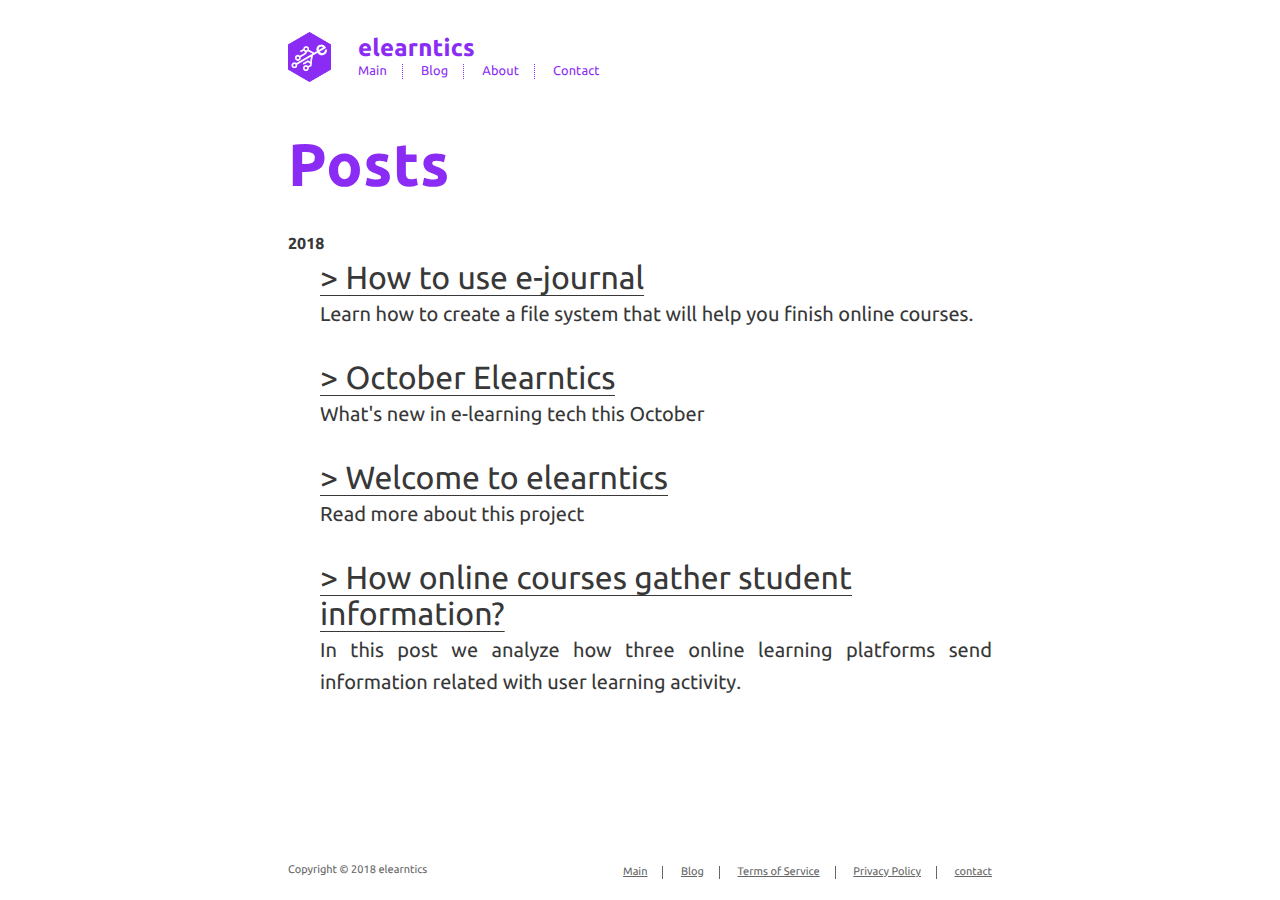
<file: archives/2018/10/index.html>
<!DOCTYPE html>
<html>
<head><meta name="generator" content="Hexo 3.8.0">
    <!-- so meta -->
    <meta charset="utf-8">
    <meta http-equiv="X-UA-Compatible" content="IE=edge">
    <meta name="HandheldFriendly" content="True">
    <meta name="viewport" content="width=device-width, initial-scale=1, maximum-scale=1">
    <meta name="description" content="We build web based tools and solutions for e-learning applications">
<meta name="keywords" content="e-learning, edtech, education, student, learning, analytics">
<meta property="og:type" content="website">
<meta property="og:title" content="elearntics">
<meta property="og:url" content="elearntics.com/archives/2018/10/index.html">
<meta property="og:site_name" content="elearntics">
<meta property="og:description" content="We build web based tools and solutions for e-learning applications">
<meta property="og:locale" content="default">
<meta name="twitter:card" content="summary">
<meta name="twitter:title" content="elearntics">
<meta name="twitter:description" content="We build web based tools and solutions for e-learning applications">
    
    
        
          
              <link rel="icon" type="image/png" sizes="32x32" href="/images/favicon-32x32.png">
              <link rel="icon" type="image/png" sizes="16x16" href="/images/favicon-16x16.png">
          
        
        
          
            <link rel="icon" type="image/png" href="/images/favicon-192x192.png" sizes="192x192">
          
        
        
          
            <link rel="apple-touch-icon" sizes="180x180" href="/images/apple-touch-icon.png">
          
        
    
    <!-- title -->
    <title>elearntics</title>
    <!-- styles -->
    <link rel="stylesheet" href="/css/style.css">
    <!-- persian styles -->
    
      <link rel="stylesheet" href="/css/rtl.css">
    
    <!-- rss -->
    
    
<link rel="stylesheet" href="/css/prism-okaidia.css" type="text/css">
<link rel="stylesheet" href="/css/prism-line-numbers.css" type="text/css"></head>

<body class="max-width mx-auto ltr">
    
    <div class="content index py3 px3">
      <header id="header">
  <a href="/">
  
    
      <div id="logo" style="background-image: url(/images/logo.png);"></div>
    
  
    <div id="title">
      <h1>elearntics</h1>
    </div>
  </a>
  <div id="nav">
    <ul>
      <li class="icon">
        <a href="#"><i class="fas fa-bars fa-2x"></i></a>
      </li>
       
        <li><a href="/">Main</a></li>
       
        <li><a href="/archives/">Blog</a></li>
       
        <li><a href="/about/">About</a></li>
       
        <li><a href="mailto:hello@elearntics.com">Contact</a></li>
      
    </ul>
  </div>
</header>

      <section class=" content-page ">
        <div id="archive">
  <h1>Posts</h1>
  <ul class="post-list">
    
    
    
      
      
      
      
        <h2>2018</h2>
      
      <li class="post-item">
        <article class="post-item-box">
          
          <section class="post-item--content">
            
    
        <a class="post-title" href="/2018/10/27/how-to-use-e-journal/">> How to use e-journal</a>
    


            

            
  <p class="post-description">
    Learn how to create a file system that will help you finish online courses.
  </p>


          </section>
        </article>
      </li>
    
      
      
      
      
      <li class="post-item">
        <article class="post-item-box">
          
          <section class="post-item--content">
            
    
        <a class="post-title" href="/2018/10/23/elearntics-october/">> October Elearntics</a>
    


            

            
  <p class="post-description">
    What's new in e-learning tech this October
  </p>


          </section>
        </article>
      </li>
    
      
      
      
      
      <li class="post-item">
        <article class="post-item-box">
          
          <section class="post-item--content">
            
    
        <a class="post-title" href="/2018/10/21/welcome/">> Welcome to elearntics</a>
    


            

            
  <p class="post-description">
    Read more about this project
  </p>


          </section>
        </article>
      </li>
    
      
      
      
      
      <li class="post-item">
        <article class="post-item-box">
          
          <section class="post-item--content">
            
    
        <a class="post-title" href="/2018/10/21/how-online-courses-gather-student-information/">> How online courses gather student information?</a>
    


            

            
  <p class="post-description">
    In this post we analyze how three online learning platforms send information related with user learning activity.
  </p>


          </section>
        </article>
      </li>
    
  </ul>
  

</div>

      </section>
    </div>
    
    <footer id="footer" class="my4 px3">
  <div class="footer-left">
    Copyright &copy; 2018 elearntics
  </div>
  <div class="footer-right">
    <nav>
      <ul>
        
          <li><a href="/">Main</a></li>
        
          <li><a href="/archives/">Blog</a></li>
        
          <li><a href="/terms-of-service/">Terms of Service</a></li>
        
          <li><a href="/privacy-policy/">Privacy Policy</a></li>
        
          <li><a href="mailto:hello@elearntics.com">contact</a></li>
        
      </ul>
    </nav>
  </div>
</footer>

</body>
</html>
<!-- styles -->
<link rel="stylesheet" href="/lib/font-awesome/css/fontawesome-all.min.css">
<link rel="stylesheet" href="/lib/justified-gallery/css/justifiedGallery.min.css">

<!-- jquery -->
<script src="/lib/jquery/jquery.min.js"></script>
<script src="/lib/justified-gallery/js/jquery.justifiedGallery.min.js"></script>
<script src="/js/main.js"></script>
<!-- search -->

<!-- Google Analytics -->

<!-- Baidu Analytics -->

<!-- Disqus Comments -->
</file>
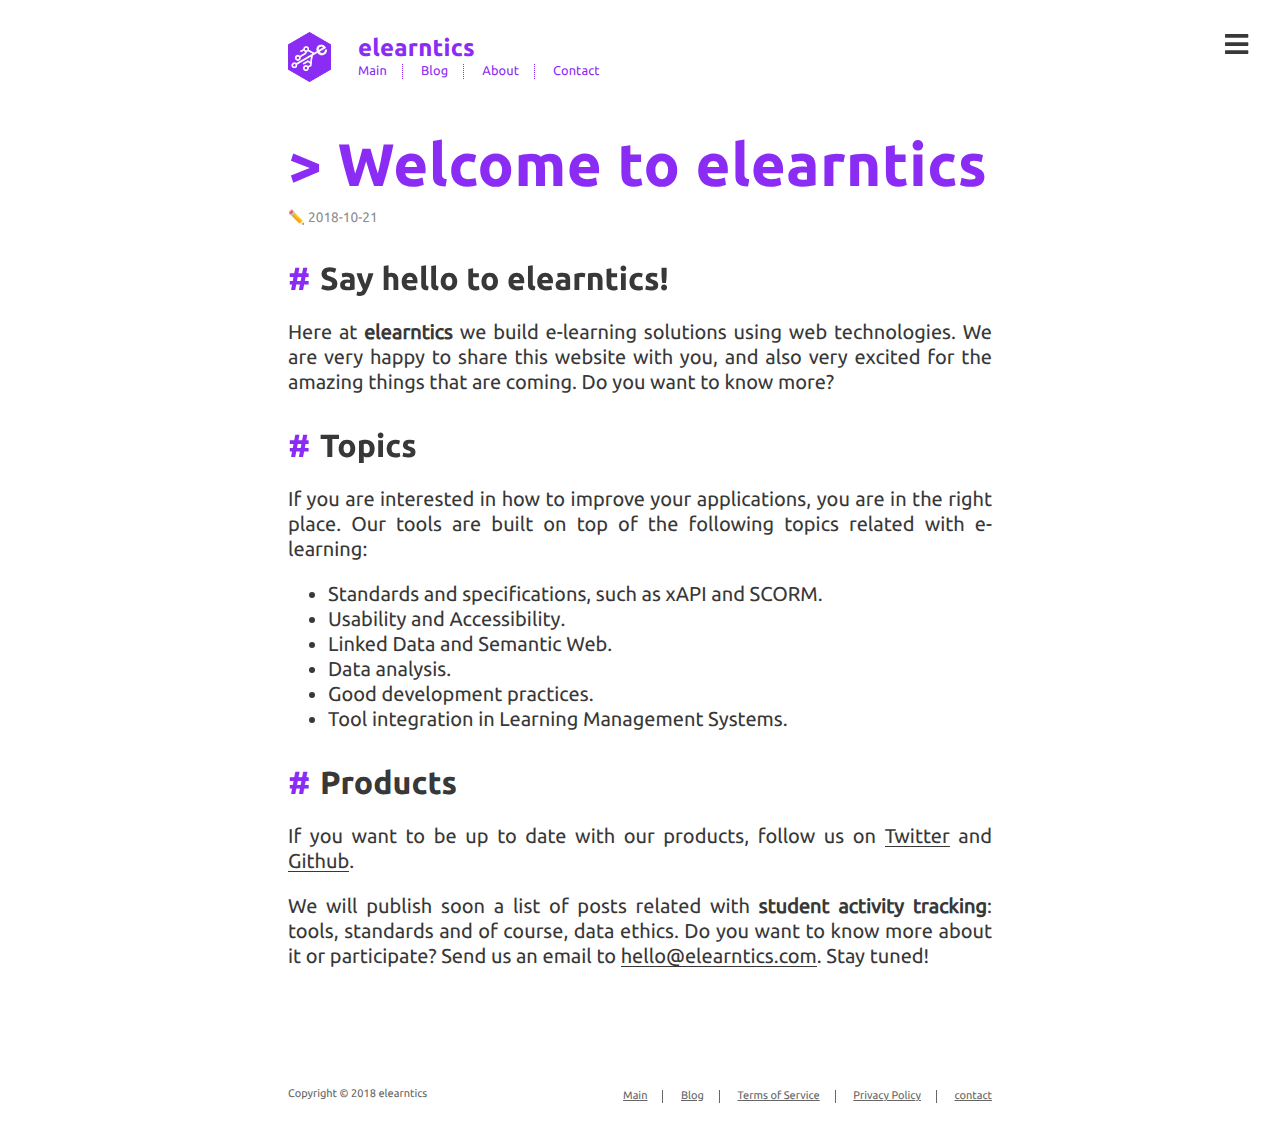
<file: 2018/10/21/welcome/index.html>
<!DOCTYPE html>
<html>
<head><meta name="generator" content="Hexo 3.8.0">
    <!-- so meta -->
    <meta charset="utf-8">
    <meta http-equiv="X-UA-Compatible" content="IE=edge">
    <meta name="HandheldFriendly" content="True">
    <meta name="viewport" content="width=device-width, initial-scale=1, maximum-scale=1">
    <meta name="description" content="Read more about this project">
<meta name="keywords" content="e-learning, edtech, education, student, learning, analytics">
<meta property="og:type" content="article">
<meta property="og:title" content="Welcome to elearntics">
<meta property="og:url" content="elearntics.com/2018/10/21/welcome/index.html">
<meta property="og:site_name" content="elearntics">
<meta property="og:description" content="Read more about this project">
<meta property="og:locale" content="default">
<meta property="og:updated_time" content="2018-10-21T15:13:32.917Z">
<meta name="twitter:card" content="summary">
<meta name="twitter:title" content="Welcome to elearntics">
<meta name="twitter:description" content="Read more about this project">
    
    
        
          
              <link rel="icon" type="image/png" sizes="32x32" href="/images/favicon-32x32.png">
              <link rel="icon" type="image/png" sizes="16x16" href="/images/favicon-16x16.png">
          
        
        
          
            <link rel="icon" type="image/png" href="/images/favicon-192x192.png" sizes="192x192">
          
        
        
          
            <link rel="apple-touch-icon" sizes="180x180" href="/images/apple-touch-icon.png">
          
        
    
    <!-- title -->
    <title>Welcome to elearntics</title>
    <!-- styles -->
    <link rel="stylesheet" href="/css/style.css">
    <!-- persian styles -->
    
      <link rel="stylesheet" href="/css/rtl.css">
    
    <!-- rss -->
    
    
<link rel="stylesheet" href="/css/prism-okaidia.css" type="text/css">
<link rel="stylesheet" href="/css/prism-line-numbers.css" type="text/css"></head>

<body class="max-width mx-auto ltr">
    
      <div id="header-post">
  <a id="menu-icon" href="#"><i class="fas fa-bars fa-lg"></i></a>
  <a id="menu-icon-tablet" href="#"><i class="fas fa-bars fa-lg"></i></a>
  <a id="top-icon-tablet" href="#" onclick="$('html, body').animate({ scrollTop: 0 }, 'fast');" style="display:none;"><i class="fas fa-chevron-up fa-lg"></i></a>
  <span id="menu">
    <span id="nav">
      <ul>
         
          <li><a href="/">Main</a></li>
         
          <li><a href="/archives/">Blog</a></li>
         
          <li><a href="/about/">About</a></li>
         
          <li><a href="mailto:hello@elearntics.com">Contact</a></li>
        
      </ul>
    </span>
    <br>
    <span id="actions">
      <ul>
        
        <li><a class="icon" href="/2018/10/23/elearntics-october/"><i class="fas fa-chevron-left" aria-hidden="true" onmouseover="$('#i-prev').toggle();" onmouseout="$('#i-prev').toggle();"></i></a></li>
        
        
        <li><a class="icon" href="/2018/10/21/how-online-courses-gather-student-information/"><i class="fas fa-chevron-right" aria-hidden="true" onmouseover="$('#i-next').toggle();" onmouseout="$('#i-next').toggle();"></i></a></li>
        
        <li><a class="icon" href="#" onclick="$('html, body').animate({ scrollTop: 0 }, 'fast');"><i class="fas fa-chevron-up" aria-hidden="true" onmouseover="$('#i-top').toggle();" onmouseout="$('#i-top').toggle();"></i></a></li>
        <li><a class="icon" href="#"><i class="fas fa-share-alt" aria-hidden="true" onmouseover="$('#i-share').toggle();" onmouseout="$('#i-share').toggle();" onclick="$('#share').toggle();return false;"></i></a></li>
      </ul>
      <span id="i-prev" class="info" style="display:none;">Previous post</span>
      <span id="i-next" class="info" style="display:none;">Next post</span>
      <span id="i-top" class="info" style="display:none;">Back to top</span>
      <span id="i-share" class="info" style="display:none;">Share post</span>
    </span>
    <br>
    <div id="share" style="display: none">
      <ul>
  <li><a class="icon" href="http://www.facebook.com/sharer.php?u=elearntics.com/2018/10/21/welcome/"><i class="fab fa-facebook " aria-hidden="true"></i></a></li>
  <li><a class="icon" href="https://twitter.com/share?url=elearntics.com/2018/10/21/welcome/&text=Welcome to elearntics"><i class="fab fa-twitter " aria-hidden="true"></i></a></li>
  <li><a class="icon" href="http://www.linkedin.com/shareArticle?url=elearntics.com/2018/10/21/welcome/&title=Welcome to elearntics"><i class="fab fa-linkedin " aria-hidden="true"></i></a></li>
  <li><a class="icon" href="https://pinterest.com/pin/create/bookmarklet/?url=elearntics.com/2018/10/21/welcome/&is_video=false&description=Welcome to elearntics"><i class="fab fa-pinterest " aria-hidden="true"></i></a></li>
  <li><a class="icon" href="mailto:?subject=Welcome to elearntics&body=Check out this article: elearntics.com/2018/10/21/welcome/"><i class="fas fa-envelope " aria-hidden="true"></i></a></li>
  <li><a class="icon" href="https://getpocket.com/save?url=elearntics.com/2018/10/21/welcome/&title=Welcome to elearntics"><i class="fab fa-get-pocket " aria-hidden="true"></i></a></li>
  <li><a class="icon" href="http://reddit.com/submit?url=elearntics.com/2018/10/21/welcome/&title=Welcome to elearntics"><i class="fab fa-reddit " aria-hidden="true"></i></a></li>
  <li><a class="icon" href="http://www.stumbleupon.com/submit?url=elearntics.com/2018/10/21/welcome/&title=Welcome to elearntics"><i class="fab fa-stumbleupon " aria-hidden="true"></i></a></li>
  <li><a class="icon" href="http://digg.com/submit?url=elearntics.com/2018/10/21/welcome/&title=Welcome to elearntics"><i class="fab fa-digg " aria-hidden="true"></i></a></li>
  <li><a class="icon" href="http://www.tumblr.com/share/link?url=elearntics.com/2018/10/21/welcome/&name=Welcome to elearntics&description="><i class="fab fa-tumblr " aria-hidden="true"></i></a></li>
</ul>

    </div>
    <div id="toc">
      <ol class="toc"><li class="toc-item toc-level-2"><a class="toc-link" href="#Say-hello-to-elearntics"><span class="toc-number">1.</span> <span class="toc-text">Say hello to elearntics!</span></a></li><li class="toc-item toc-level-2"><a class="toc-link" href="#Topics"><span class="toc-number">2.</span> <span class="toc-text">Topics</span></a></li><li class="toc-item toc-level-2"><a class="toc-link" href="#Products"><span class="toc-number">3.</span> <span class="toc-text">Products</span></a></li></ol>
    </div>
  </span>
</div>

    
    <div class="content index py3 px3">
      <header id="header">
  <a href="/">
  
    
      <div id="logo" style="background-image: url(/images/logo.png);"></div>
    
  
    <div id="title">
      <h1>elearntics</h1>
    </div>
  </a>
  <div id="nav">
    <ul>
      <li class="icon">
        <a href="#"><i class="fas fa-bars fa-2x"></i></a>
      </li>
       
        <li><a href="/">Main</a></li>
       
        <li><a href="/archives/">Blog</a></li>
       
        <li><a href="/about/">About</a></li>
       
        <li><a href="mailto:hello@elearntics.com">Contact</a></li>
      
    </ul>
  </div>
</header>

      <section class="">
        <article class="post" itemscope="" itemtype="http://schema.org/BlogPosting">
  <header>
    
    <h1 class="posttitle" itemprop="name headline">
      > Welcome to elearntics
    </h1>


    <div class="meta">
      

      
    <div class="postdate">
      ✏️ <time datetime="2018-10-21T15:13:32.917Z" itemprop="datePublished">2018-10-21</time>
    </div>


    </div>
  </header>
  

  <div class="content" itemprop="articleBody">
    <h2 id="Say-hello-to-elearntics"><a href="#Say-hello-to-elearntics" class="headerlink" title="Say hello to elearntics!"></a>Say hello to elearntics!</h2><p>Here at <strong>elearntics</strong> we build e-learning solutions using web technologies. We are very happy to share this website with you, and also very excited for the amazing things that are coming. Do you want to know more?</p>
<h2 id="Topics"><a href="#Topics" class="headerlink" title="Topics"></a>Topics</h2><p>If you are interested in how to improve your applications, you are in the right place. Our tools are built on top of the following topics related with e-learning:</p>
<ul>
<li>Standards and specifications, such as xAPI and SCORM.</li>
<li>Usability and Accessibility.</li>
<li>Linked Data and Semantic Web.</li>
<li>Data analysis.</li>
<li>Good development practices.</li>
<li>Tool integration in Learning Management Systems.</li>
</ul>
<h2 id="Products"><a href="#Products" class="headerlink" title="Products"></a>Products</h2><p>If you want to be up to date with our products, follow us on <a href="https://twitter.com/elearntics" target="_blank" rel="noopener">Twitter</a> and <a href="https://github.com/elearntics" target="_blank" rel="noopener">Github</a>.</p>
<p>We will publish soon a list of posts related with <strong>student activity tracking</strong>: tools, standards and of course, data ethics. Do you want to know more about it or participate? Send us an email to <a href="mailto:hello@elearntics.com">hello@elearntics.com</a>. Stay tuned!</p>

  </div>
</article>



      </section>
    </div>
    
      <div id="footer-post-container">
  <div id="footer-post">

    <div id="nav-footer" style="display: none">
      <ul>
         
          <li><a href="/">Main</a></li>
         
          <li><a href="/archives/">Blog</a></li>
         
          <li><a href="/about/">About</a></li>
         
          <li><a href="mailto:hello@elearntics.com">Contact</a></li>
        
      </ul>
    </div>

    <div id="toc-footer" style="display: none">
      <ol class="toc"><li class="toc-item toc-level-2"><a class="toc-link" href="#Say-hello-to-elearntics"><span class="toc-number">1.</span> <span class="toc-text">Say hello to elearntics!</span></a></li><li class="toc-item toc-level-2"><a class="toc-link" href="#Topics"><span class="toc-number">2.</span> <span class="toc-text">Topics</span></a></li><li class="toc-item toc-level-2"><a class="toc-link" href="#Products"><span class="toc-number">3.</span> <span class="toc-text">Products</span></a></li></ol>
    </div>

    <div id="share-footer" style="display: none">
      <ul>
  <li><a class="icon" href="http://www.facebook.com/sharer.php?u=elearntics.com/2018/10/21/welcome/"><i class="fab fa-facebook fa-lg" aria-hidden="true"></i></a></li>
  <li><a class="icon" href="https://twitter.com/share?url=elearntics.com/2018/10/21/welcome/&text=Welcome to elearntics"><i class="fab fa-twitter fa-lg" aria-hidden="true"></i></a></li>
  <li><a class="icon" href="http://www.linkedin.com/shareArticle?url=elearntics.com/2018/10/21/welcome/&title=Welcome to elearntics"><i class="fab fa-linkedin fa-lg" aria-hidden="true"></i></a></li>
  <li><a class="icon" href="https://pinterest.com/pin/create/bookmarklet/?url=elearntics.com/2018/10/21/welcome/&is_video=false&description=Welcome to elearntics"><i class="fab fa-pinterest fa-lg" aria-hidden="true"></i></a></li>
  <li><a class="icon" href="mailto:?subject=Welcome to elearntics&body=Check out this article: elearntics.com/2018/10/21/welcome/"><i class="fas fa-envelope fa-lg" aria-hidden="true"></i></a></li>
  <li><a class="icon" href="https://getpocket.com/save?url=elearntics.com/2018/10/21/welcome/&title=Welcome to elearntics"><i class="fab fa-get-pocket fa-lg" aria-hidden="true"></i></a></li>
  <li><a class="icon" href="http://reddit.com/submit?url=elearntics.com/2018/10/21/welcome/&title=Welcome to elearntics"><i class="fab fa-reddit fa-lg" aria-hidden="true"></i></a></li>
  <li><a class="icon" href="http://www.stumbleupon.com/submit?url=elearntics.com/2018/10/21/welcome/&title=Welcome to elearntics"><i class="fab fa-stumbleupon fa-lg" aria-hidden="true"></i></a></li>
  <li><a class="icon" href="http://digg.com/submit?url=elearntics.com/2018/10/21/welcome/&title=Welcome to elearntics"><i class="fab fa-digg fa-lg" aria-hidden="true"></i></a></li>
  <li><a class="icon" href="http://www.tumblr.com/share/link?url=elearntics.com/2018/10/21/welcome/&name=Welcome to elearntics&description="><i class="fab fa-tumblr fa-lg" aria-hidden="true"></i></a></li>
</ul>

    </div>

    <div id="actions-footer">
        <a id="menu" class="icon" href="#" onclick="$('#nav-footer').toggle();return false;"><i class="fas fa-bars fa-lg" aria-hidden="true"></i> Menu</a>
        <a id="toc" class="icon" href="#" onclick="$('#toc-footer').toggle();return false;"><i class="fas fa-list fa-lg" aria-hidden="true"></i> TOC</a>
        <a id="share" class="icon" href="#" onclick="$('#share-footer').toggle();return false;"><i class="fas fa-share-alt fa-lg" aria-hidden="true"></i> Share</a>
        <a id="top" style="display:none" class="icon" href="#" onclick="$('html, body').animate({ scrollTop: 0 }, 'fast');"><i class="fas fa-chevron-up fa-lg" aria-hidden="true"></i> Top</a>
    </div>

  </div>
</div>

    
    <footer id="footer" class="my4 px3">
  <div class="footer-left">
    Copyright &copy; 2018 elearntics
  </div>
  <div class="footer-right">
    <nav>
      <ul>
        
          <li><a href="/">Main</a></li>
        
          <li><a href="/archives/">Blog</a></li>
        
          <li><a href="/terms-of-service/">Terms of Service</a></li>
        
          <li><a href="/privacy-policy/">Privacy Policy</a></li>
        
          <li><a href="mailto:hello@elearntics.com">contact</a></li>
        
      </ul>
    </nav>
  </div>
</footer>

</body>
</html>
<!-- styles -->
<link rel="stylesheet" href="/lib/font-awesome/css/fontawesome-all.min.css">
<link rel="stylesheet" href="/lib/justified-gallery/css/justifiedGallery.min.css">

<!-- jquery -->
<script src="/lib/jquery/jquery.min.js"></script>
<script src="/lib/justified-gallery/js/jquery.justifiedGallery.min.js"></script>
<script src="/js/main.js"></script>
<!-- search -->

<!-- Google Analytics -->

<!-- Baidu Analytics -->

<!-- Disqus Comments -->
</file>
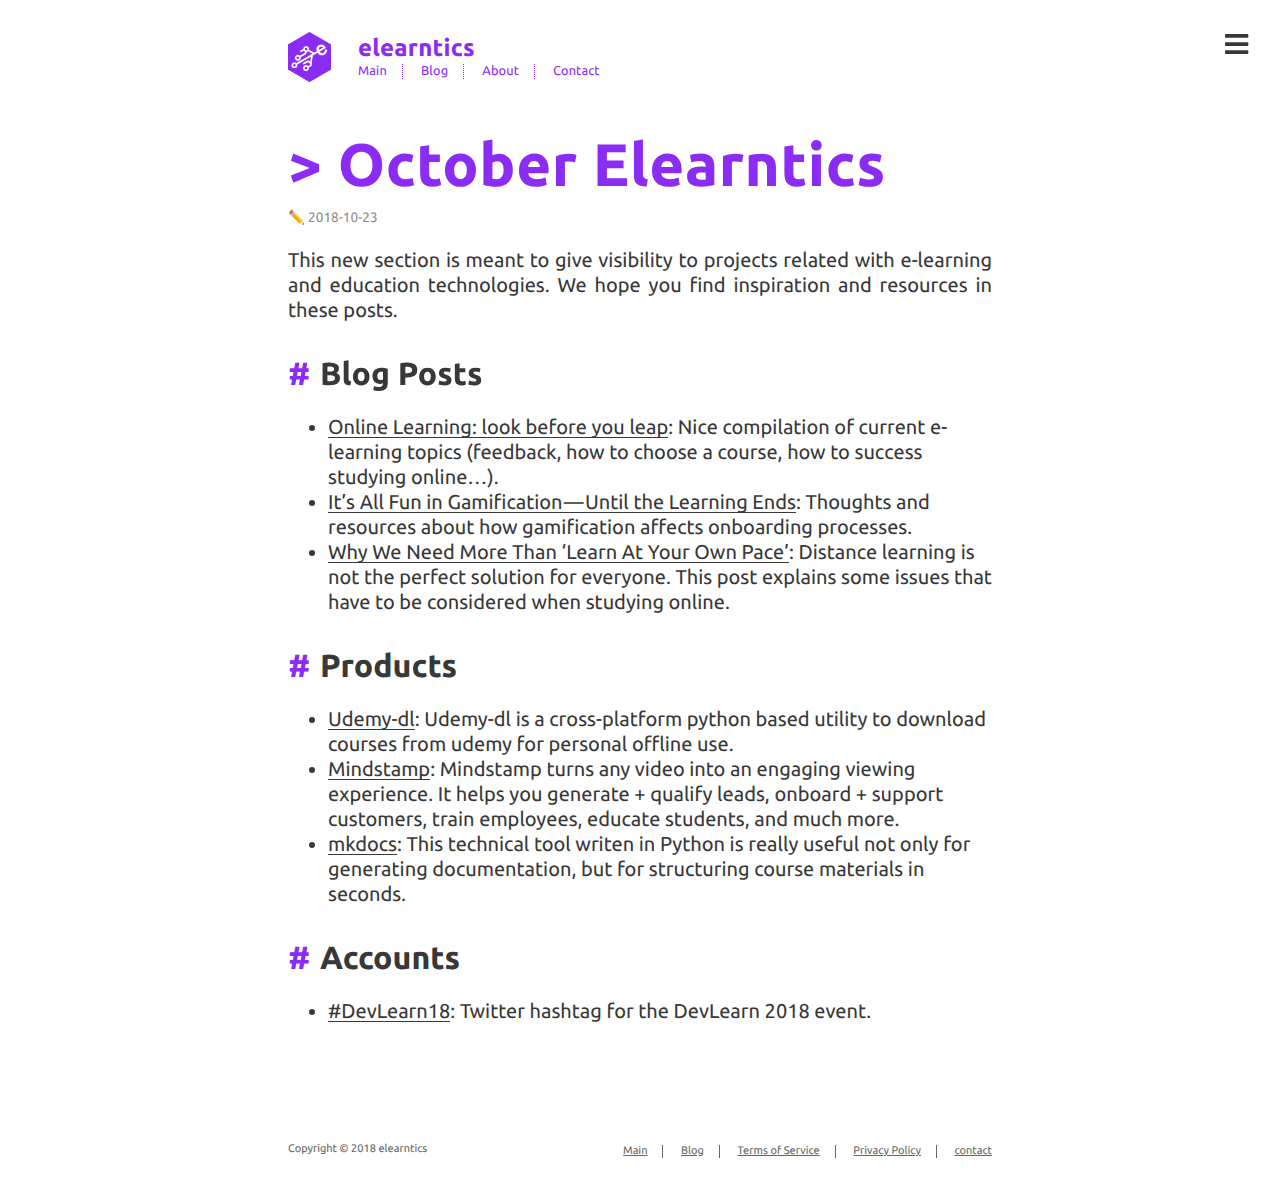
<file: 2018/10/23/elearntics-october/index.html>
<!DOCTYPE html>
<html>
<head><meta name="generator" content="Hexo 3.8.0">
    <!-- so meta -->
    <meta charset="utf-8">
    <meta http-equiv="X-UA-Compatible" content="IE=edge">
    <meta name="HandheldFriendly" content="True">
    <meta name="viewport" content="width=device-width, initial-scale=1, maximum-scale=1">
    <meta name="description" content="What&apos;s new in e-learning tech this October">
<meta name="keywords" content="e-learning, edtech, education, student, learning, analytics">
<meta property="og:type" content="article">
<meta property="og:title" content="October Elearntics">
<meta property="og:url" content="elearntics.com/2018/10/23/elearntics-october/index.html">
<meta property="og:site_name" content="elearntics">
<meta property="og:description" content="What&apos;s new in e-learning tech this October">
<meta property="og:locale" content="default">
<meta property="og:updated_time" content="2018-10-23T19:35:37.444Z">
<meta name="twitter:card" content="summary">
<meta name="twitter:title" content="October Elearntics">
<meta name="twitter:description" content="What&apos;s new in e-learning tech this October">
    
    
        
          
              <link rel="icon" type="image/png" sizes="32x32" href="/images/favicon-32x32.png">
              <link rel="icon" type="image/png" sizes="16x16" href="/images/favicon-16x16.png">
          
        
        
          
            <link rel="icon" type="image/png" href="/images/favicon-192x192.png" sizes="192x192">
          
        
        
          
            <link rel="apple-touch-icon" sizes="180x180" href="/images/apple-touch-icon.png">
          
        
    
    <!-- title -->
    <title>October Elearntics</title>
    <!-- styles -->
    <link rel="stylesheet" href="/css/style.css">
    <!-- persian styles -->
    
      <link rel="stylesheet" href="/css/rtl.css">
    
    <!-- rss -->
    
    
<link rel="stylesheet" href="/css/prism-okaidia.css" type="text/css">
<link rel="stylesheet" href="/css/prism-line-numbers.css" type="text/css"></head>

<body class="max-width mx-auto ltr">
    
      <div id="header-post">
  <a id="menu-icon" href="#"><i class="fas fa-bars fa-lg"></i></a>
  <a id="menu-icon-tablet" href="#"><i class="fas fa-bars fa-lg"></i></a>
  <a id="top-icon-tablet" href="#" onclick="$('html, body').animate({ scrollTop: 0 }, 'fast');" style="display:none;"><i class="fas fa-chevron-up fa-lg"></i></a>
  <span id="menu">
    <span id="nav">
      <ul>
         
          <li><a href="/">Main</a></li>
         
          <li><a href="/archives/">Blog</a></li>
         
          <li><a href="/about/">About</a></li>
         
          <li><a href="mailto:hello@elearntics.com">Contact</a></li>
        
      </ul>
    </span>
    <br>
    <span id="actions">
      <ul>
        
        <li><a class="icon" href="/2018/10/27/how-to-use-e-journal/"><i class="fas fa-chevron-left" aria-hidden="true" onmouseover="$('#i-prev').toggle();" onmouseout="$('#i-prev').toggle();"></i></a></li>
        
        
        <li><a class="icon" href="/2018/10/21/welcome/"><i class="fas fa-chevron-right" aria-hidden="true" onmouseover="$('#i-next').toggle();" onmouseout="$('#i-next').toggle();"></i></a></li>
        
        <li><a class="icon" href="#" onclick="$('html, body').animate({ scrollTop: 0 }, 'fast');"><i class="fas fa-chevron-up" aria-hidden="true" onmouseover="$('#i-top').toggle();" onmouseout="$('#i-top').toggle();"></i></a></li>
        <li><a class="icon" href="#"><i class="fas fa-share-alt" aria-hidden="true" onmouseover="$('#i-share').toggle();" onmouseout="$('#i-share').toggle();" onclick="$('#share').toggle();return false;"></i></a></li>
      </ul>
      <span id="i-prev" class="info" style="display:none;">Previous post</span>
      <span id="i-next" class="info" style="display:none;">Next post</span>
      <span id="i-top" class="info" style="display:none;">Back to top</span>
      <span id="i-share" class="info" style="display:none;">Share post</span>
    </span>
    <br>
    <div id="share" style="display: none">
      <ul>
  <li><a class="icon" href="http://www.facebook.com/sharer.php?u=elearntics.com/2018/10/23/elearntics-october/"><i class="fab fa-facebook " aria-hidden="true"></i></a></li>
  <li><a class="icon" href="https://twitter.com/share?url=elearntics.com/2018/10/23/elearntics-october/&text=October Elearntics"><i class="fab fa-twitter " aria-hidden="true"></i></a></li>
  <li><a class="icon" href="http://www.linkedin.com/shareArticle?url=elearntics.com/2018/10/23/elearntics-october/&title=October Elearntics"><i class="fab fa-linkedin " aria-hidden="true"></i></a></li>
  <li><a class="icon" href="https://pinterest.com/pin/create/bookmarklet/?url=elearntics.com/2018/10/23/elearntics-october/&is_video=false&description=October Elearntics"><i class="fab fa-pinterest " aria-hidden="true"></i></a></li>
  <li><a class="icon" href="mailto:?subject=October Elearntics&body=Check out this article: elearntics.com/2018/10/23/elearntics-october/"><i class="fas fa-envelope " aria-hidden="true"></i></a></li>
  <li><a class="icon" href="https://getpocket.com/save?url=elearntics.com/2018/10/23/elearntics-october/&title=October Elearntics"><i class="fab fa-get-pocket " aria-hidden="true"></i></a></li>
  <li><a class="icon" href="http://reddit.com/submit?url=elearntics.com/2018/10/23/elearntics-october/&title=October Elearntics"><i class="fab fa-reddit " aria-hidden="true"></i></a></li>
  <li><a class="icon" href="http://www.stumbleupon.com/submit?url=elearntics.com/2018/10/23/elearntics-october/&title=October Elearntics"><i class="fab fa-stumbleupon " aria-hidden="true"></i></a></li>
  <li><a class="icon" href="http://digg.com/submit?url=elearntics.com/2018/10/23/elearntics-october/&title=October Elearntics"><i class="fab fa-digg " aria-hidden="true"></i></a></li>
  <li><a class="icon" href="http://www.tumblr.com/share/link?url=elearntics.com/2018/10/23/elearntics-october/&name=October Elearntics&description="><i class="fab fa-tumblr " aria-hidden="true"></i></a></li>
</ul>

    </div>
    <div id="toc">
      <ol class="toc"><li class="toc-item toc-level-2"><a class="toc-link" href="#Blog-Posts"><span class="toc-number">1.</span> <span class="toc-text">Blog Posts</span></a></li><li class="toc-item toc-level-2"><a class="toc-link" href="#Products"><span class="toc-number">2.</span> <span class="toc-text">Products</span></a></li><li class="toc-item toc-level-2"><a class="toc-link" href="#Accounts"><span class="toc-number">3.</span> <span class="toc-text">Accounts</span></a></li></ol>
    </div>
  </span>
</div>

    
    <div class="content index py3 px3">
      <header id="header">
  <a href="/">
  
    
      <div id="logo" style="background-image: url(/images/logo.png);"></div>
    
  
    <div id="title">
      <h1>elearntics</h1>
    </div>
  </a>
  <div id="nav">
    <ul>
      <li class="icon">
        <a href="#"><i class="fas fa-bars fa-2x"></i></a>
      </li>
       
        <li><a href="/">Main</a></li>
       
        <li><a href="/archives/">Blog</a></li>
       
        <li><a href="/about/">About</a></li>
       
        <li><a href="mailto:hello@elearntics.com">Contact</a></li>
      
    </ul>
  </div>
</header>

      <section class="">
        <article class="post" itemscope="" itemtype="http://schema.org/BlogPosting">
  <header>
    
    <h1 class="posttitle" itemprop="name headline">
      > October Elearntics
    </h1>


    <div class="meta">
      

      
    <div class="postdate">
      ✏️ <time datetime="2018-10-23T19:10:05.870Z" itemprop="datePublished">2018-10-23</time>
    </div>


    </div>
  </header>
  

  <div class="content" itemprop="articleBody">
    <p>This new section is meant to give visibility to projects related with e-learning and education technologies. We hope you find inspiration and resources in these posts.</p>
<h2 id="Blog-Posts"><a href="#Blog-Posts" class="headerlink" title="Blog Posts"></a>Blog Posts</h2><ul>
<li><a href="https://medium.com/@wendilau_15206/online-learning-look-before-you-leap-e1979d468a5d" target="_blank" rel="noopener">Online Learning: look before you leap</a>: Nice compilation of current e-learning topics (feedback, how to choose a course, how to success studying online…).</li>
<li><a href="https://medium.com/digitaladoption101/its-all-fun-in-gamification-until-the-learning-ends-4c1f78eaa842" target="_blank" rel="noopener">It’s All Fun in Gamification — Until the Learning Ends</a>: Thoughts and resources about how gamification affects onboarding processes.</li>
<li><a href="https://blog.brainstation.io/why-we-need-more-than-learn-at-your-own-pace/" target="_blank" rel="noopener">Why We Need More Than ‘Learn At Your Own Pace’</a>: Distance learning is not the perfect solution for everyone. This post explains some issues that have to be considered when studying online.</li>
</ul>
<h2 id="Products"><a href="#Products" class="headerlink" title="Products"></a>Products</h2><ul>
<li><a href="https://www.producthunt.com/posts/udemy-dl" target="_blank" rel="noopener">Udemy-dl</a>: Udemy-dl is a cross-platform python based utility to download courses from udemy for personal offline use.</li>
<li><a href="https://www.producthunt.com/posts/mindstamp?utm_source=browser_notification&amp;utm_medium=browser_notification&amp;utm_campaign=mindstamp" target="_blank" rel="noopener">Mindstamp</a>: Mindstamp turns any video into an engaging viewing experience. It helps you generate + qualify leads, onboard + support customers, train employees, educate students, and much more.</li>
<li><a href="https://www.mkdocs.org/" target="_blank" rel="noopener">mkdocs</a>: This technical tool writen in Python is really useful not only for generating documentation, but for structuring course materials in seconds.</li>
</ul>
<h2 id="Accounts"><a href="#Accounts" class="headerlink" title="Accounts"></a>Accounts</h2><ul>
<li><a href="https://twitter.com/search?f=tweets&amp;vertical=default&amp;q=%23DevLearn18&amp;src=tyah" target="_blank" rel="noopener">#DevLearn18</a>: Twitter hashtag for the DevLearn 2018 event.</li>
</ul>

  </div>
</article>



      </section>
    </div>
    
      <div id="footer-post-container">
  <div id="footer-post">

    <div id="nav-footer" style="display: none">
      <ul>
         
          <li><a href="/">Main</a></li>
         
          <li><a href="/archives/">Blog</a></li>
         
          <li><a href="/about/">About</a></li>
         
          <li><a href="mailto:hello@elearntics.com">Contact</a></li>
        
      </ul>
    </div>

    <div id="toc-footer" style="display: none">
      <ol class="toc"><li class="toc-item toc-level-2"><a class="toc-link" href="#Blog-Posts"><span class="toc-number">1.</span> <span class="toc-text">Blog Posts</span></a></li><li class="toc-item toc-level-2"><a class="toc-link" href="#Products"><span class="toc-number">2.</span> <span class="toc-text">Products</span></a></li><li class="toc-item toc-level-2"><a class="toc-link" href="#Accounts"><span class="toc-number">3.</span> <span class="toc-text">Accounts</span></a></li></ol>
    </div>

    <div id="share-footer" style="display: none">
      <ul>
  <li><a class="icon" href="http://www.facebook.com/sharer.php?u=elearntics.com/2018/10/23/elearntics-october/"><i class="fab fa-facebook fa-lg" aria-hidden="true"></i></a></li>
  <li><a class="icon" href="https://twitter.com/share?url=elearntics.com/2018/10/23/elearntics-october/&text=October Elearntics"><i class="fab fa-twitter fa-lg" aria-hidden="true"></i></a></li>
  <li><a class="icon" href="http://www.linkedin.com/shareArticle?url=elearntics.com/2018/10/23/elearntics-october/&title=October Elearntics"><i class="fab fa-linkedin fa-lg" aria-hidden="true"></i></a></li>
  <li><a class="icon" href="https://pinterest.com/pin/create/bookmarklet/?url=elearntics.com/2018/10/23/elearntics-october/&is_video=false&description=October Elearntics"><i class="fab fa-pinterest fa-lg" aria-hidden="true"></i></a></li>
  <li><a class="icon" href="mailto:?subject=October Elearntics&body=Check out this article: elearntics.com/2018/10/23/elearntics-october/"><i class="fas fa-envelope fa-lg" aria-hidden="true"></i></a></li>
  <li><a class="icon" href="https://getpocket.com/save?url=elearntics.com/2018/10/23/elearntics-october/&title=October Elearntics"><i class="fab fa-get-pocket fa-lg" aria-hidden="true"></i></a></li>
  <li><a class="icon" href="http://reddit.com/submit?url=elearntics.com/2018/10/23/elearntics-october/&title=October Elearntics"><i class="fab fa-reddit fa-lg" aria-hidden="true"></i></a></li>
  <li><a class="icon" href="http://www.stumbleupon.com/submit?url=elearntics.com/2018/10/23/elearntics-october/&title=October Elearntics"><i class="fab fa-stumbleupon fa-lg" aria-hidden="true"></i></a></li>
  <li><a class="icon" href="http://digg.com/submit?url=elearntics.com/2018/10/23/elearntics-october/&title=October Elearntics"><i class="fab fa-digg fa-lg" aria-hidden="true"></i></a></li>
  <li><a class="icon" href="http://www.tumblr.com/share/link?url=elearntics.com/2018/10/23/elearntics-october/&name=October Elearntics&description="><i class="fab fa-tumblr fa-lg" aria-hidden="true"></i></a></li>
</ul>

    </div>

    <div id="actions-footer">
        <a id="menu" class="icon" href="#" onclick="$('#nav-footer').toggle();return false;"><i class="fas fa-bars fa-lg" aria-hidden="true"></i> Menu</a>
        <a id="toc" class="icon" href="#" onclick="$('#toc-footer').toggle();return false;"><i class="fas fa-list fa-lg" aria-hidden="true"></i> TOC</a>
        <a id="share" class="icon" href="#" onclick="$('#share-footer').toggle();return false;"><i class="fas fa-share-alt fa-lg" aria-hidden="true"></i> Share</a>
        <a id="top" style="display:none" class="icon" href="#" onclick="$('html, body').animate({ scrollTop: 0 }, 'fast');"><i class="fas fa-chevron-up fa-lg" aria-hidden="true"></i> Top</a>
    </div>

  </div>
</div>

    
    <footer id="footer" class="my4 px3">
  <div class="footer-left">
    Copyright &copy; 2018 elearntics
  </div>
  <div class="footer-right">
    <nav>
      <ul>
        
          <li><a href="/">Main</a></li>
        
          <li><a href="/archives/">Blog</a></li>
        
          <li><a href="/terms-of-service/">Terms of Service</a></li>
        
          <li><a href="/privacy-policy/">Privacy Policy</a></li>
        
          <li><a href="mailto:hello@elearntics.com">contact</a></li>
        
      </ul>
    </nav>
  </div>
</footer>

</body>
</html>
<!-- styles -->
<link rel="stylesheet" href="/lib/font-awesome/css/fontawesome-all.min.css">
<link rel="stylesheet" href="/lib/justified-gallery/css/justifiedGallery.min.css">

<!-- jquery -->
<script src="/lib/jquery/jquery.min.js"></script>
<script src="/lib/justified-gallery/js/jquery.justifiedGallery.min.js"></script>
<script src="/js/main.js"></script>
<!-- search -->

<!-- Google Analytics -->

<!-- Baidu Analytics -->

<!-- Disqus Comments -->
</file>
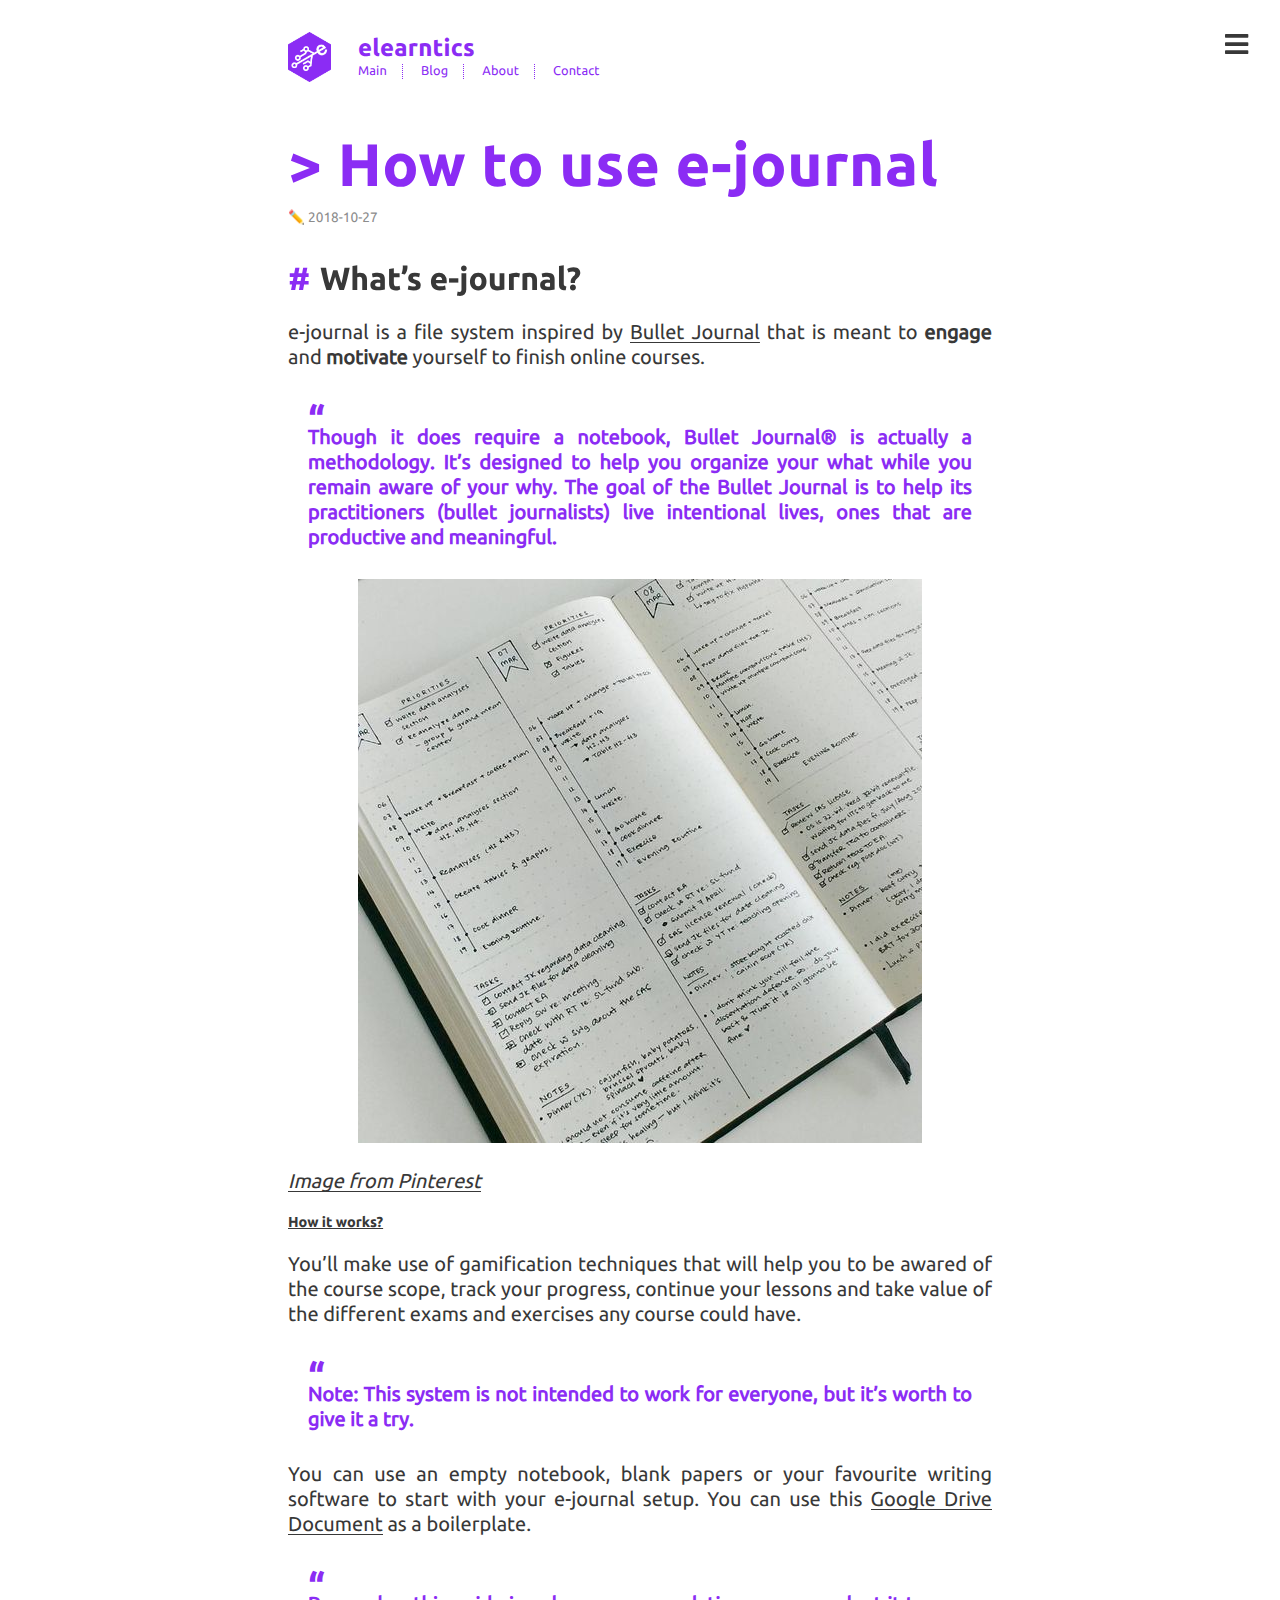
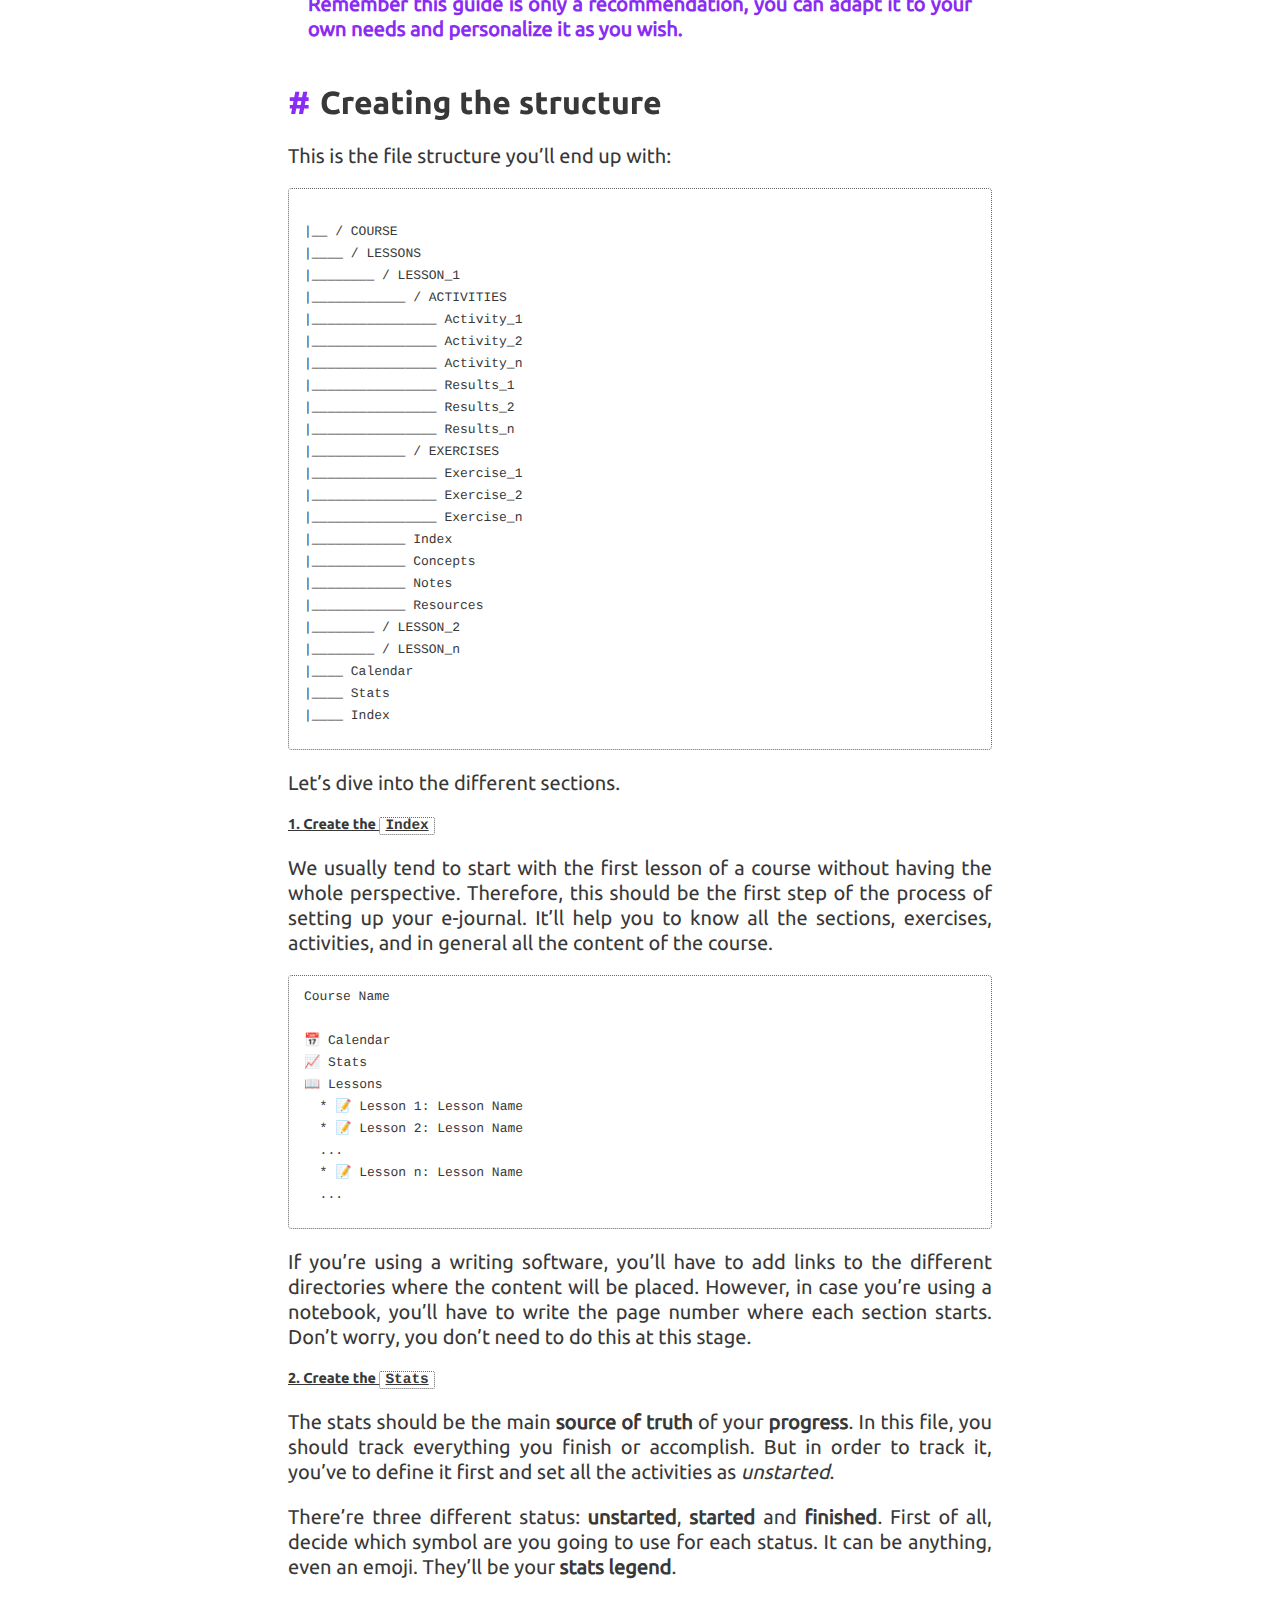
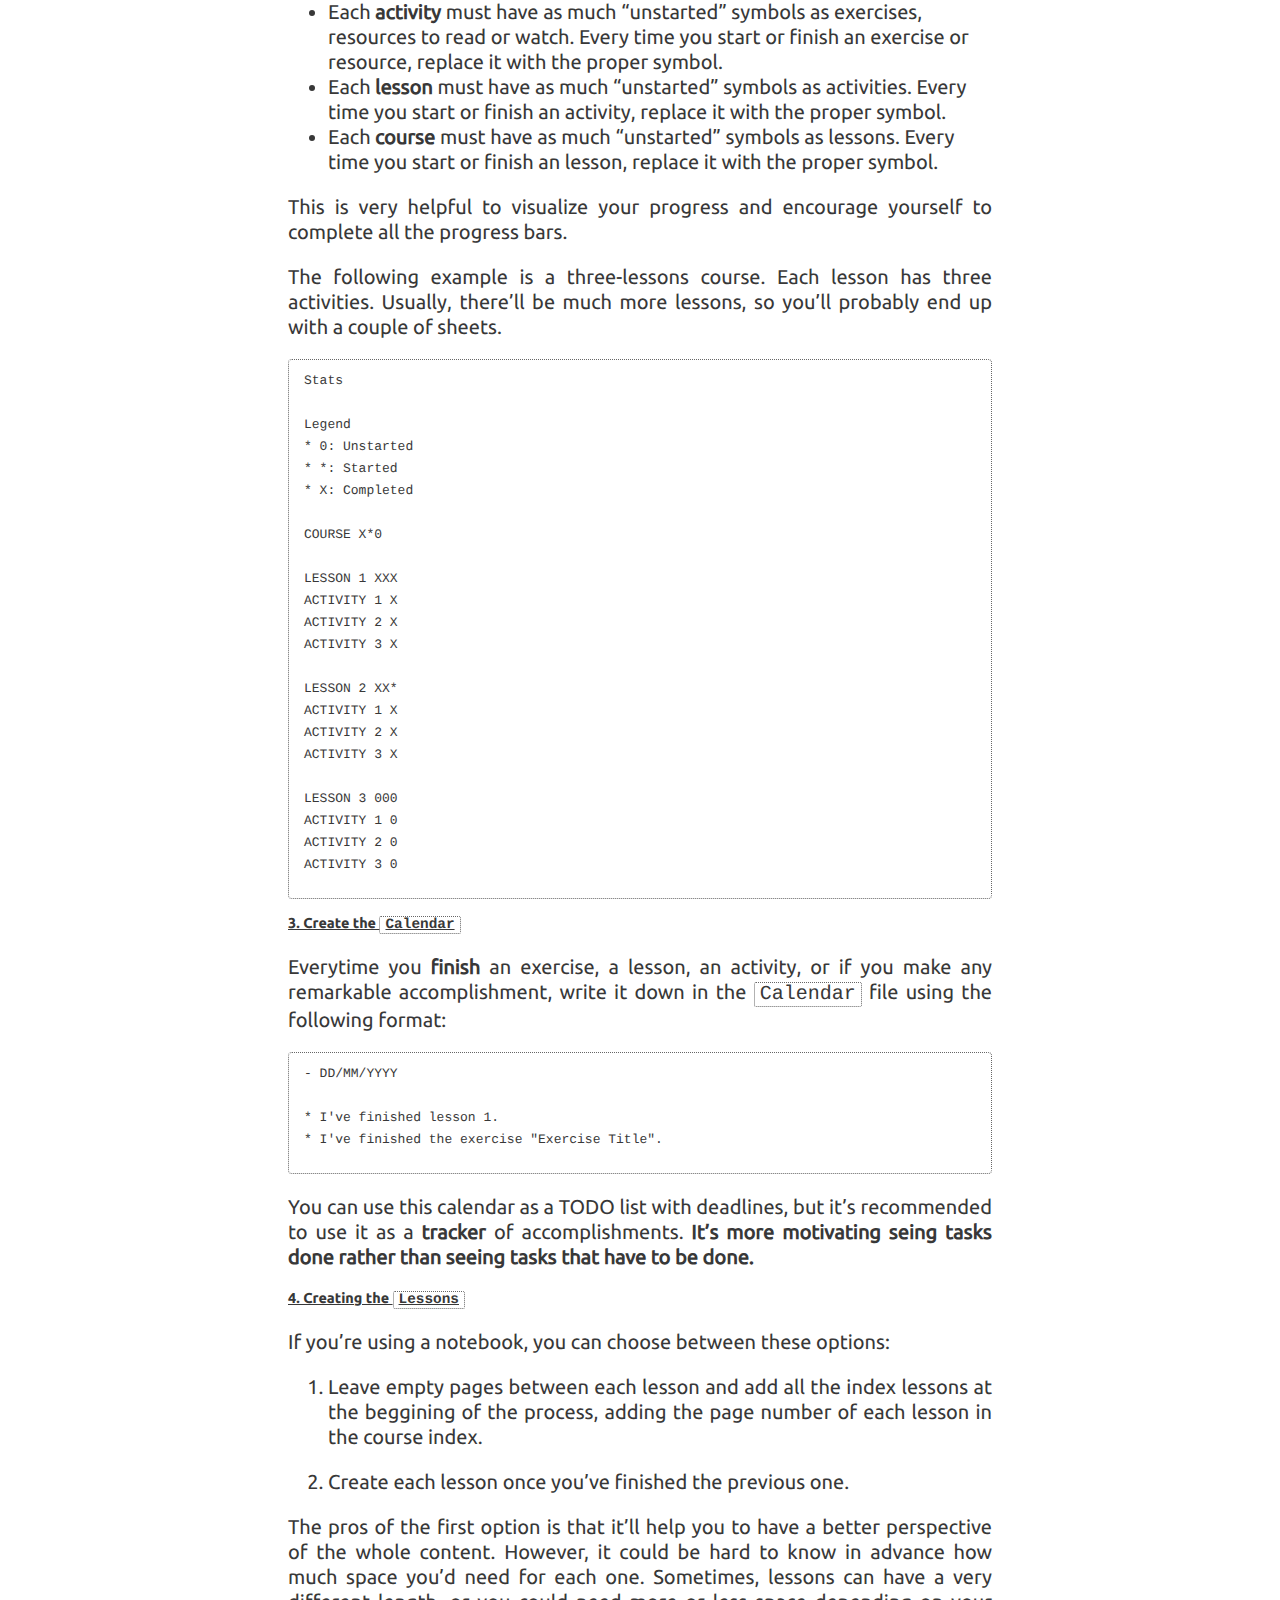
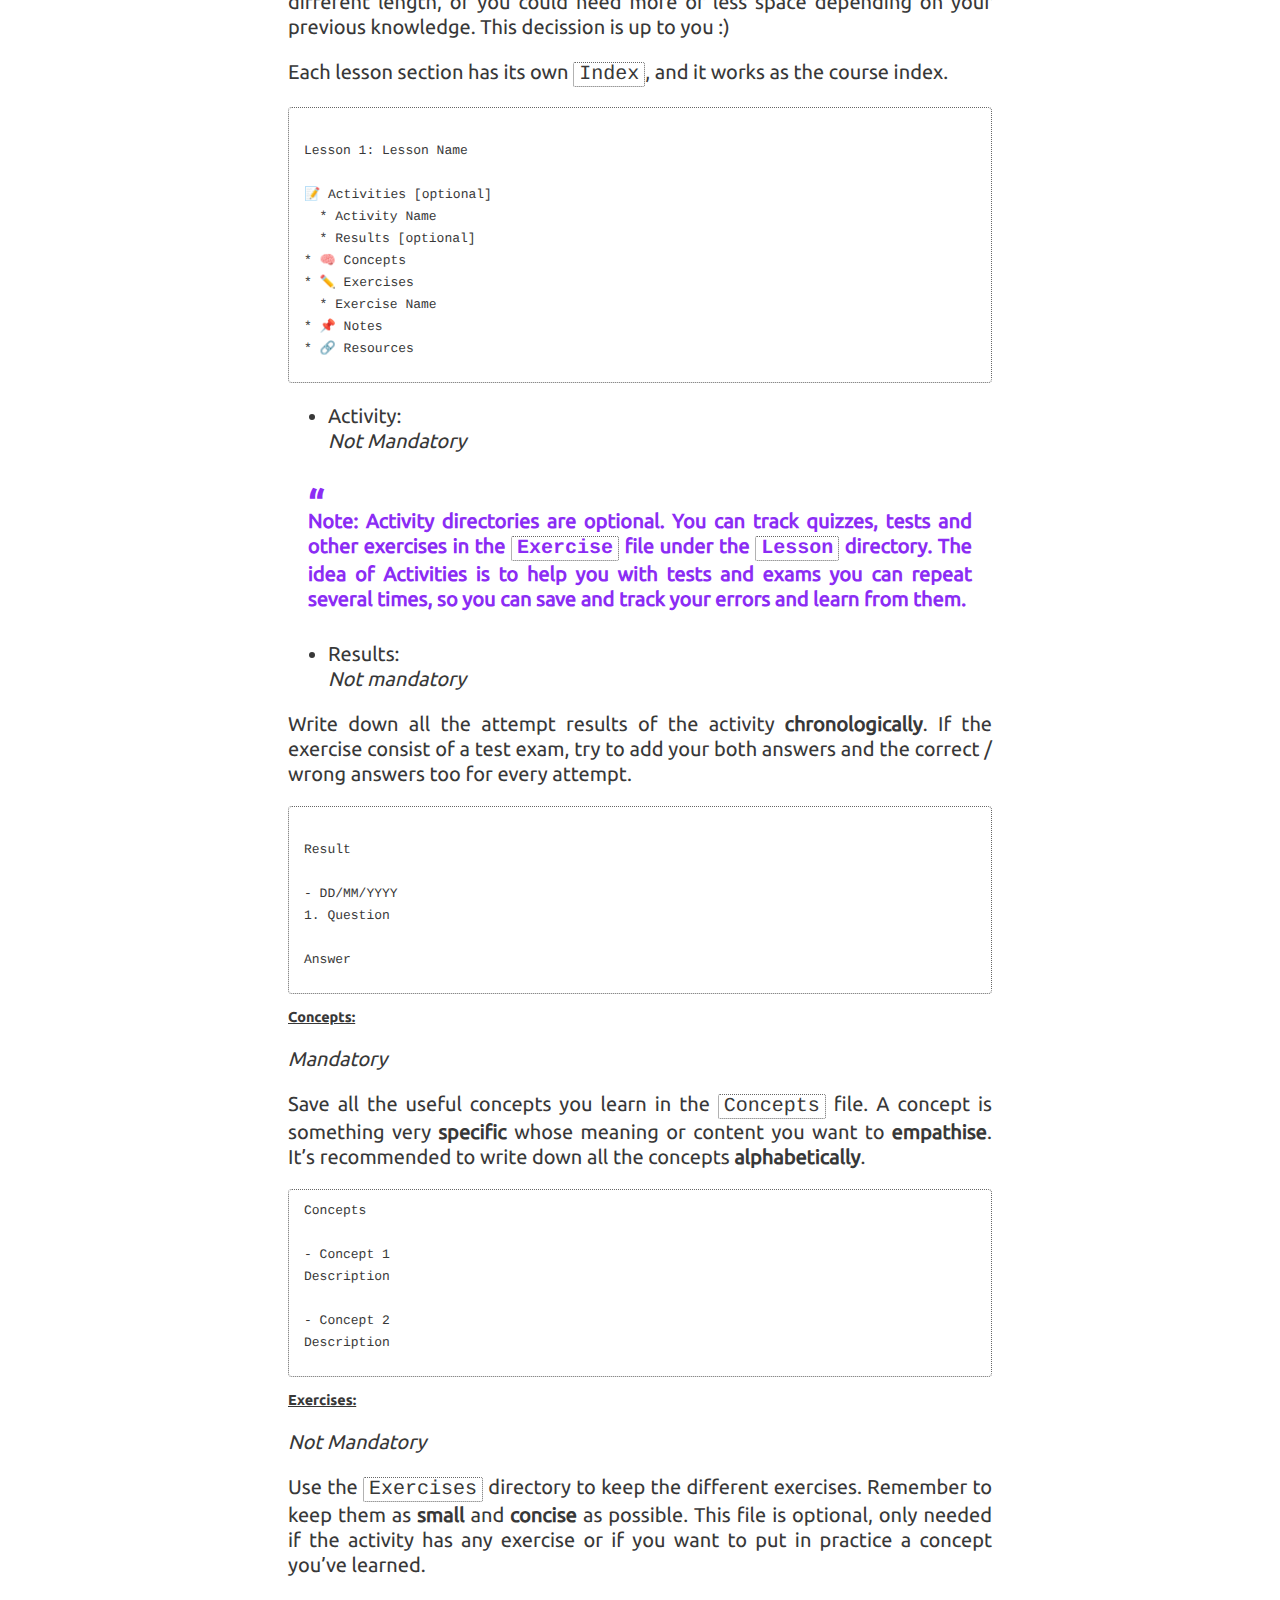
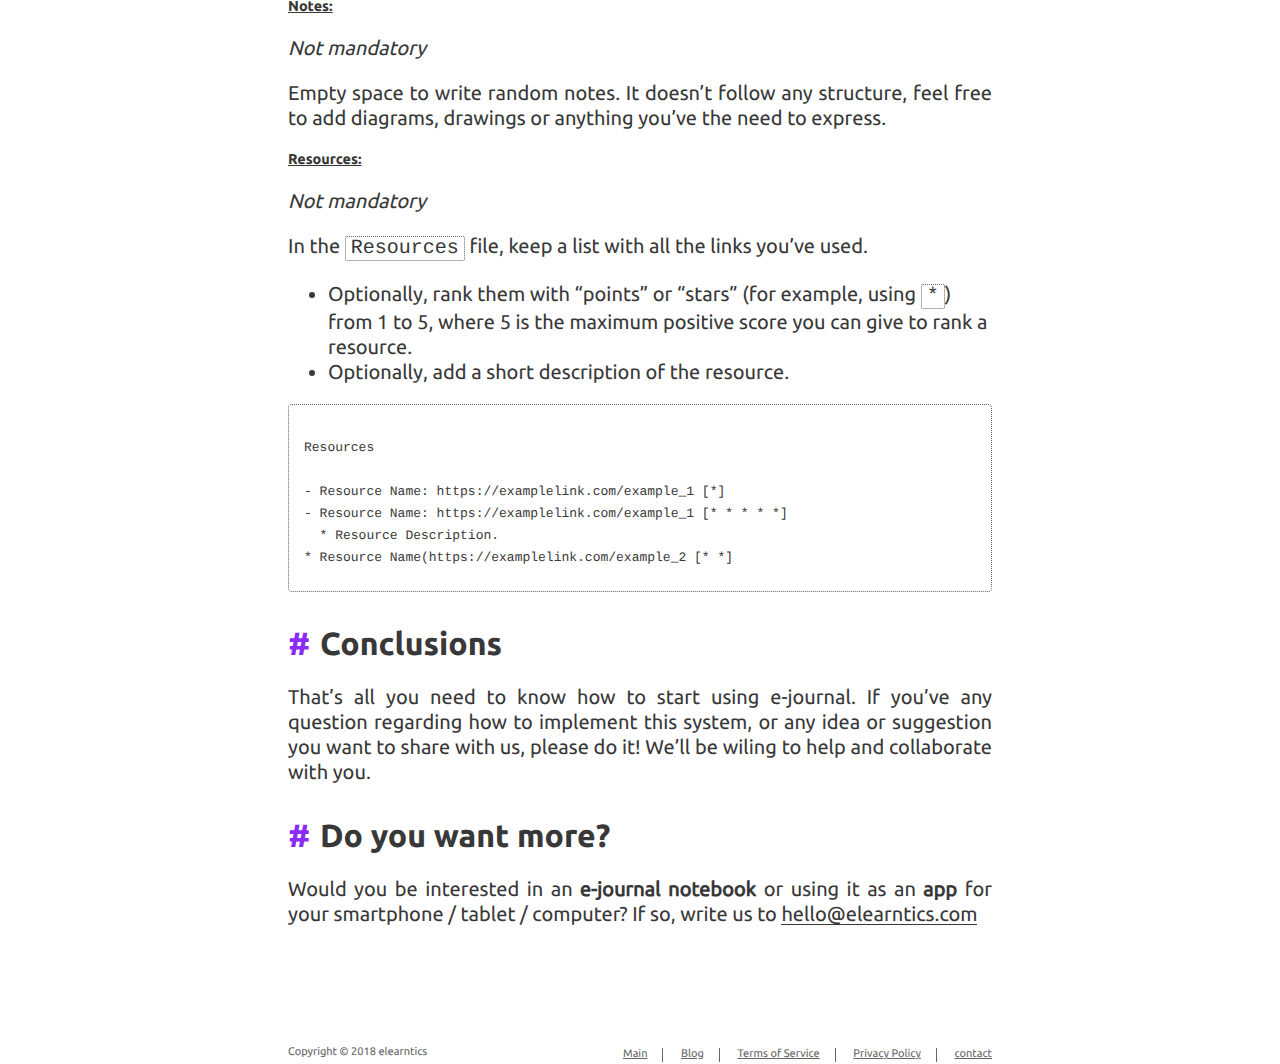
<file: 2018/10/27/how-to-use-e-journal/index.html>
<!DOCTYPE html>
<html>
<head><meta name="generator" content="Hexo 3.8.0">
    <!-- so meta -->
    <meta charset="utf-8">
    <meta http-equiv="X-UA-Compatible" content="IE=edge">
    <meta name="HandheldFriendly" content="True">
    <meta name="viewport" content="width=device-width, initial-scale=1, maximum-scale=1">
    <meta name="description" content="Learn how to create a file system that will help you finish online courses.">
<meta name="keywords" content="e-learning, edtech, education, student, learning, analytics">
<meta property="og:type" content="article">
<meta property="og:title" content="How to use e-journal">
<meta property="og:url" content="elearntics.com/2018/10/27/how-to-use-e-journal/index.html">
<meta property="og:site_name" content="elearntics">
<meta property="og:description" content="Learn how to create a file system that will help you finish online courses.">
<meta property="og:locale" content="default">
<meta property="og:image" content="/images/bullet_journal_example.jpg">
<meta property="og:updated_time" content="2018-10-27T09:33:05.410Z">
<meta name="twitter:card" content="summary">
<meta name="twitter:title" content="How to use e-journal">
<meta name="twitter:description" content="Learn how to create a file system that will help you finish online courses.">
<meta name="twitter:image" content="/images/bullet_journal_example.jpg">
    
    
        
          
              <link rel="icon" type="image/png" sizes="32x32" href="/images/favicon-32x32.png">
              <link rel="icon" type="image/png" sizes="16x16" href="/images/favicon-16x16.png">
          
        
        
          
            <link rel="icon" type="image/png" href="/images/favicon-192x192.png" sizes="192x192">
          
        
        
          
            <link rel="apple-touch-icon" sizes="180x180" href="/images/apple-touch-icon.png">
          
        
    
    <!-- title -->
    <title>How to use e-journal</title>
    <!-- styles -->
    <link rel="stylesheet" href="/css/style.css">
    <!-- persian styles -->
    
      <link rel="stylesheet" href="/css/rtl.css">
    
    <!-- rss -->
    
    
<link rel="stylesheet" href="/css/prism-okaidia.css" type="text/css">
<link rel="stylesheet" href="/css/prism-line-numbers.css" type="text/css"></head>

<body class="max-width mx-auto ltr">
    
      <div id="header-post">
  <a id="menu-icon" href="#"><i class="fas fa-bars fa-lg"></i></a>
  <a id="menu-icon-tablet" href="#"><i class="fas fa-bars fa-lg"></i></a>
  <a id="top-icon-tablet" href="#" onclick="$('html, body').animate({ scrollTop: 0 }, 'fast');" style="display:none;"><i class="fas fa-chevron-up fa-lg"></i></a>
  <span id="menu">
    <span id="nav">
      <ul>
         
          <li><a href="/">Main</a></li>
         
          <li><a href="/archives/">Blog</a></li>
         
          <li><a href="/about/">About</a></li>
         
          <li><a href="mailto:hello@elearntics.com">Contact</a></li>
        
      </ul>
    </span>
    <br>
    <span id="actions">
      <ul>
        
        
        <li><a class="icon" href="/2018/10/23/elearntics-october/"><i class="fas fa-chevron-right" aria-hidden="true" onmouseover="$('#i-next').toggle();" onmouseout="$('#i-next').toggle();"></i></a></li>
        
        <li><a class="icon" href="#" onclick="$('html, body').animate({ scrollTop: 0 }, 'fast');"><i class="fas fa-chevron-up" aria-hidden="true" onmouseover="$('#i-top').toggle();" onmouseout="$('#i-top').toggle();"></i></a></li>
        <li><a class="icon" href="#"><i class="fas fa-share-alt" aria-hidden="true" onmouseover="$('#i-share').toggle();" onmouseout="$('#i-share').toggle();" onclick="$('#share').toggle();return false;"></i></a></li>
      </ul>
      <span id="i-prev" class="info" style="display:none;">Previous post</span>
      <span id="i-next" class="info" style="display:none;">Next post</span>
      <span id="i-top" class="info" style="display:none;">Back to top</span>
      <span id="i-share" class="info" style="display:none;">Share post</span>
    </span>
    <br>
    <div id="share" style="display: none">
      <ul>
  <li><a class="icon" href="http://www.facebook.com/sharer.php?u=elearntics.com/2018/10/27/how-to-use-e-journal/"><i class="fab fa-facebook " aria-hidden="true"></i></a></li>
  <li><a class="icon" href="https://twitter.com/share?url=elearntics.com/2018/10/27/how-to-use-e-journal/&text=How to use e-journal"><i class="fab fa-twitter " aria-hidden="true"></i></a></li>
  <li><a class="icon" href="http://www.linkedin.com/shareArticle?url=elearntics.com/2018/10/27/how-to-use-e-journal/&title=How to use e-journal"><i class="fab fa-linkedin " aria-hidden="true"></i></a></li>
  <li><a class="icon" href="https://pinterest.com/pin/create/bookmarklet/?url=elearntics.com/2018/10/27/how-to-use-e-journal/&is_video=false&description=How to use e-journal"><i class="fab fa-pinterest " aria-hidden="true"></i></a></li>
  <li><a class="icon" href="mailto:?subject=How to use e-journal&body=Check out this article: elearntics.com/2018/10/27/how-to-use-e-journal/"><i class="fas fa-envelope " aria-hidden="true"></i></a></li>
  <li><a class="icon" href="https://getpocket.com/save?url=elearntics.com/2018/10/27/how-to-use-e-journal/&title=How to use e-journal"><i class="fab fa-get-pocket " aria-hidden="true"></i></a></li>
  <li><a class="icon" href="http://reddit.com/submit?url=elearntics.com/2018/10/27/how-to-use-e-journal/&title=How to use e-journal"><i class="fab fa-reddit " aria-hidden="true"></i></a></li>
  <li><a class="icon" href="http://www.stumbleupon.com/submit?url=elearntics.com/2018/10/27/how-to-use-e-journal/&title=How to use e-journal"><i class="fab fa-stumbleupon " aria-hidden="true"></i></a></li>
  <li><a class="icon" href="http://digg.com/submit?url=elearntics.com/2018/10/27/how-to-use-e-journal/&title=How to use e-journal"><i class="fab fa-digg " aria-hidden="true"></i></a></li>
  <li><a class="icon" href="http://www.tumblr.com/share/link?url=elearntics.com/2018/10/27/how-to-use-e-journal/&name=How to use e-journal&description="><i class="fab fa-tumblr " aria-hidden="true"></i></a></li>
</ul>

    </div>
    <div id="toc">
      <ol class="toc"><li class="toc-item toc-level-2"><a class="toc-link" href="#What’s-e-journal"><span class="toc-number">1.</span> <span class="toc-text">What’s e-journal?</span></a><ol class="toc-child"><li class="toc-item toc-level-3"><a class="toc-link" href="#How-it-works"><span class="toc-number">1.1.</span> <span class="toc-text">How it works?</span></a></li></ol></li><li class="toc-item toc-level-2"><a class="toc-link" href="#Creating-the-structure"><span class="toc-number">2.</span> <span class="toc-text">Creating the structure</span></a><ol class="toc-child"><li class="toc-item toc-level-3"><a class="toc-link" href="#1-Create-the-Index"><span class="toc-number">2.1.</span> <span class="toc-text">1. Create the Index</span></a></li><li class="toc-item toc-level-3"><a class="toc-link" href="#2-Create-the-Stats"><span class="toc-number">2.2.</span> <span class="toc-text">2. Create the Stats</span></a></li><li class="toc-item toc-level-3"><a class="toc-link" href="#3-Create-the-Calendar"><span class="toc-number">2.3.</span> <span class="toc-text">3. Create the Calendar</span></a></li><li class="toc-item toc-level-3"><a class="toc-link" href="#4-Creating-the-Lessons"><span class="toc-number">2.4.</span> <span class="toc-text">4. Creating the Lessons</span></a></li><li class="toc-item toc-level-3"><a class="toc-link" href="#Concepts"><span class="toc-number">2.5.</span> <span class="toc-text">Concepts:</span></a></li><li class="toc-item toc-level-3"><a class="toc-link" href="#Exercises"><span class="toc-number">2.6.</span> <span class="toc-text">Exercises:</span></a></li><li class="toc-item toc-level-3"><a class="toc-link" href="#Notes"><span class="toc-number">2.7.</span> <span class="toc-text">Notes:</span></a></li><li class="toc-item toc-level-3"><a class="toc-link" href="#Resources"><span class="toc-number">2.8.</span> <span class="toc-text">Resources:</span></a></li></ol></li><li class="toc-item toc-level-2"><a class="toc-link" href="#Conclusions"><span class="toc-number">3.</span> <span class="toc-text">Conclusions</span></a></li><li class="toc-item toc-level-2"><a class="toc-link" href="#Do-you-want-more"><span class="toc-number">4.</span> <span class="toc-text">Do you want more?</span></a></li></ol>
    </div>
  </span>
</div>

    
    <div class="content index py3 px3">
      <header id="header">
  <a href="/">
  
    
      <div id="logo" style="background-image: url(/images/logo.png);"></div>
    
  
    <div id="title">
      <h1>elearntics</h1>
    </div>
  </a>
  <div id="nav">
    <ul>
      <li class="icon">
        <a href="#"><i class="fas fa-bars fa-2x"></i></a>
      </li>
       
        <li><a href="/">Main</a></li>
       
        <li><a href="/archives/">Blog</a></li>
       
        <li><a href="/about/">About</a></li>
       
        <li><a href="mailto:hello@elearntics.com">Contact</a></li>
      
    </ul>
  </div>
</header>

      <section class="">
        <article class="post" itemscope="" itemtype="http://schema.org/BlogPosting">
  <header>
    
    <h1 class="posttitle" itemprop="name headline">
      > How to use e-journal
    </h1>


    <div class="meta">
      

      
    <div class="postdate">
      ✏️ <time datetime="2018-10-27T07:44:16.970Z" itemprop="datePublished">2018-10-27</time>
    </div>


    </div>
  </header>
  

  <div class="content" itemprop="articleBody">
    <h2 id="What’s-e-journal"><a href="#What’s-e-journal" class="headerlink" title="What’s e-journal?"></a>What’s e-journal?</h2><p>e-journal is a file system inspired by <a href="http://bulletjournal.com/" target="_blank" rel="noopener">Bullet Journal</a> that is meant to <strong>engage</strong> and <strong>motivate</strong> yourself to finish online courses.</p>
<blockquote>
<p>Though it does require a notebook, Bullet Journal® is actually a methodology. It’s designed to help you organize your what while you remain aware of your why. The goal of the Bullet Journal is to help its practitioners (bullet journalists) live intentional lives, ones that are productive and meaningful.</p>
</blockquote>
<p><img src="/images/bullet_journal_example.jpg" alt="Bullet Journal Example"><br><em><a href="https://www.pinterest.es/pin/358458451581999051/" target="_blank" rel="noopener">Image from Pinterest</a></em></p>
<h3 id="How-it-works"><a href="#How-it-works" class="headerlink" title="How it works?"></a>How it works?</h3><p>You’ll make use of gamification techniques that will help you to be awared of the course scope, track your progress, continue your lessons and take value of the different exams and exercises any course could have.</p>
<blockquote>
<p>Note: This system is not intended to work for everyone, but it’s worth to give it a try.</p>
</blockquote>
<p>You can use an empty notebook, blank papers or your favourite writing software to start with your e-journal setup. You can use this <a href="https://drive.google.com/open?id=13XBUZBkzjNjtcU51oIpfsF5HiPdik3Ua" target="_blank" rel="noopener">Google Drive Document</a> as a boilerplate.</p>
<blockquote>
<p>Remember this guide is only a recommendation, you can adapt it to your own needs and personalize it as you wish.</p>
</blockquote>
<h2 id="Creating-the-structure"><a href="#Creating-the-structure" class="headerlink" title="Creating the structure"></a>Creating the structure</h2><p>This is the file structure you’ll end up with:</p>
<pre><code>
|__ / COURSE
|____ / LESSONS
|________ / LESSON_1
|____________ / ACTIVITIES
|________________ Activity_1
|________________ Activity_2
|________________ Activity_n
|________________ Results_1
|________________ Results_2
|________________ Results_n
|____________ / EXERCISES
|________________ Exercise_1
|________________ Exercise_2
|________________ Exercise_n
|____________ Index
|____________ Concepts
|____________ Notes
|____________ Resources
|________ / LESSON_2
|________ / LESSON_n
|____ Calendar
|____ Stats
|____ Index

</code></pre><p>Let’s dive into the different sections.</p>
<h3 id="1-Create-the-Index"><a href="#1-Create-the-Index" class="headerlink" title="1. Create the Index"></a>1. Create the <code>Index</code></h3><p>We usually tend to start with the first lesson of a course without having the whole perspective. Therefore, this should be the first step of the process of setting up your e-journal. It’ll help you to know all the sections, exercises, activities, and in general all the content of the course.</p>
<pre><code>Course Name

📅 Calendar
📈 Stats
📖 Lessons
  * 📝 Lesson 1: Lesson Name
  * 📝 Lesson 2: Lesson Name
  ...
  * 📝 Lesson n: Lesson Name
  ...

</code></pre><p>If you’re using a writing software, you’ll have to add links to the different directories where the content will be placed. However, in case you’re using a notebook, you’ll have to write the page number where each section starts. Don’t worry, you don’t need to do this at this stage.</p>
<h3 id="2-Create-the-Stats"><a href="#2-Create-the-Stats" class="headerlink" title="2. Create the Stats"></a>2. Create the <code>Stats</code></h3><p>The stats should be the main <strong>source of truth</strong> of your <strong>progress</strong>. In this file, you should track everything you finish or accomplish. But in order to track it, you’ve to define it first and set all the activities as <em>unstarted</em>.</p>
<p>There’re three different status: <strong>unstarted</strong>, <strong>started</strong> and <strong>finished</strong>. First of all, decide which symbol are you going to use for each status. It can be anything, even an emoji. They’ll be your <strong>stats legend</strong>.</p>
<ul>
<li>Each <strong>activity</strong> must have as much “unstarted” symbols as exercises, resources to read or watch. Every time you start or finish an exercise or resource, replace it with the proper symbol.</li>
<li>Each <strong>lesson</strong> must have as much “unstarted” symbols as activities. Every time you start or finish an activity, replace it with the proper symbol.</li>
<li>Each <strong>course</strong> must have as much “unstarted” symbols as lessons. Every time you start or finish an lesson, replace it with the proper symbol.</li>
</ul>
<p>This is very helpful to visualize your progress and encourage yourself to complete all the progress bars.</p>
<p>The following example is a three-lessons course. Each lesson has three activities. Usually, there’ll be much more lessons, so you’ll probably end up with a couple of sheets.</p>
<pre><code>Stats

Legend
* 0: Unstarted
* *: Started
* X: Completed

COURSE X*0

LESSON 1 XXX
ACTIVITY 1 X
ACTIVITY 2 X
ACTIVITY 3 X

LESSON 2 XX*
ACTIVITY 1 X
ACTIVITY 2 X
ACTIVITY 3 X

LESSON 3 000
ACTIVITY 1 0
ACTIVITY 2 0
ACTIVITY 3 0

</code></pre><h3 id="3-Create-the-Calendar"><a href="#3-Create-the-Calendar" class="headerlink" title="3. Create the Calendar"></a>3. Create the <code>Calendar</code></h3><p>Everytime you <strong>finish</strong> an exercise, a lesson, an activity, or if you make any remarkable accomplishment, write it down in the <code>Calendar</code> file using the following format:</p>
<pre><code>- DD/MM/YYYY

* I&#39;ve finished lesson 1.
* I&#39;ve finished the exercise &quot;Exercise Title&quot;.

</code></pre><p>You can use this calendar as a TODO list with deadlines, but it’s recommended to use it as a <strong>tracker</strong> of accomplishments. <strong>It’s more motivating seing tasks done rather than seeing tasks that have to be done.</strong></p>
<h3 id="4-Creating-the-Lessons"><a href="#4-Creating-the-Lessons" class="headerlink" title="4. Creating the Lessons"></a>4. Creating the <code>Lessons</code></h3><p>If you’re using a notebook, you can choose between these options:</p>
<ol>
<li><p>Leave empty pages between each lesson and add all the index lessons at the beggining of the process, adding the page number of each lesson in the course index.</p>
</li>
<li><p>Create each lesson once you’ve finished the previous one.</p>
</li>
</ol>
<p>The pros of the first option is that it’ll help you to have a better perspective of the whole content. However, it could be hard to know in advance how much space you’d need for each one. Sometimes, lessons can have a very different length, or you could need more or less space depending on your previous knowledge. This decission is up to you :)</p>
<p>Each lesson section has its own <code>Index</code>, and it works as the course index.</p>
<pre><code>
Lesson 1: Lesson Name

📝 Activities [optional]
  * Activity Name
  * Results [optional]
* 🧠 Concepts
* ✏️ Exercises
  * Exercise Name
* 📌 Notes
* 🔗 Resources

</code></pre><ul>
<li>Activity:<br><em>Not Mandatory</em></li>
</ul>
<blockquote>
<p><strong>Note:</strong> Activity directories are <strong>optional</strong>. You can track quizzes, tests and other exercises in the <code>Exercise</code> file under the <code>Lesson</code> directory. The idea of Activities is to help you with tests and exams you can repeat several times, so you can save and track your errors and learn from them.</p>
</blockquote>
<ul>
<li>Results:<br><em>Not mandatory</em></li>
</ul>
<p>Write down all the attempt results of the activity <strong>chronologically</strong>. If the exercise consist of a test exam, try to add your both answers and the correct / wrong answers too for every attempt.</p>
<pre><code>
Result

- DD/MM/YYYY
1. Question

Answer

</code></pre><h3 id="Concepts"><a href="#Concepts" class="headerlink" title="Concepts:"></a>Concepts:</h3><p><em>Mandatory</em></p>
<p>Save all the useful concepts you learn in the <code>Concepts</code> file. A concept is something very <strong>specific</strong> whose meaning or content you want to <strong>empathise</strong>. It’s recommended to write down all the concepts <strong>alphabetically</strong>.</p>
<pre><code>Concepts

- Concept 1
Description

- Concept 2
Description

</code></pre><h3 id="Exercises"><a href="#Exercises" class="headerlink" title="Exercises:"></a>Exercises:</h3><p><em>Not Mandatory</em></p>
<p>Use the <code>Exercises</code> directory to keep the different exercises. Remember to keep them as <strong>small</strong> and <strong>concise</strong> as possible. This file is optional, only needed if the activity has any exercise or if you want to put in practice a concept you’ve learned.</p>
<h3 id="Notes"><a href="#Notes" class="headerlink" title="Notes:"></a>Notes:</h3><p><em>Not mandatory</em></p>
<p>Empty space to write random notes. It doesn’t follow any structure, feel free to add diagrams, drawings or anything you’ve the need to express.</p>
<h3 id="Resources"><a href="#Resources" class="headerlink" title="Resources:"></a>Resources:</h3><p><em>Not mandatory</em></p>
<p>In the <code>Resources</code> file, keep a list with all the links you’ve used.</p>
<ul>
<li>Optionally, rank them with “points” or “stars” (for example, using <code>*</code>) from 1 to 5, where 5 is the maximum positive score you can give to rank a resource.</li>
<li>Optionally, add a short description of the resource.</li>
</ul>
<pre><code>
Resources

- Resource Name: https://examplelink.com/example_1 [*]
- Resource Name: https://examplelink.com/example_1 [* * * * *]
  * Resource Description.
* Resource Name(https://examplelink.com/example_2 [* *]

</code></pre><h2 id="Conclusions"><a href="#Conclusions" class="headerlink" title="Conclusions"></a>Conclusions</h2><p>That’s all you need to know how to start using e-journal. If you’ve any question regarding how to implement this system, or any idea or suggestion you want to share with us, please do it! We’ll be wiling to help and collaborate with you.</p>
<h2 id="Do-you-want-more"><a href="#Do-you-want-more" class="headerlink" title="Do you want more?"></a>Do you want more?</h2><p>Would you be interested in an <strong>e-journal notebook</strong> or using it as an <strong>app</strong> for your smartphone / tablet / computer? If so, write us to <a href="hello@elearntics.com">hello@elearntics.com</a></p>

  </div>
</article>



      </section>
    </div>
    
      <div id="footer-post-container">
  <div id="footer-post">

    <div id="nav-footer" style="display: none">
      <ul>
         
          <li><a href="/">Main</a></li>
         
          <li><a href="/archives/">Blog</a></li>
         
          <li><a href="/about/">About</a></li>
         
          <li><a href="mailto:hello@elearntics.com">Contact</a></li>
        
      </ul>
    </div>

    <div id="toc-footer" style="display: none">
      <ol class="toc"><li class="toc-item toc-level-2"><a class="toc-link" href="#What’s-e-journal"><span class="toc-number">1.</span> <span class="toc-text">What’s e-journal?</span></a><ol class="toc-child"><li class="toc-item toc-level-3"><a class="toc-link" href="#How-it-works"><span class="toc-number">1.1.</span> <span class="toc-text">How it works?</span></a></li></ol></li><li class="toc-item toc-level-2"><a class="toc-link" href="#Creating-the-structure"><span class="toc-number">2.</span> <span class="toc-text">Creating the structure</span></a><ol class="toc-child"><li class="toc-item toc-level-3"><a class="toc-link" href="#1-Create-the-Index"><span class="toc-number">2.1.</span> <span class="toc-text">1. Create the Index</span></a></li><li class="toc-item toc-level-3"><a class="toc-link" href="#2-Create-the-Stats"><span class="toc-number">2.2.</span> <span class="toc-text">2. Create the Stats</span></a></li><li class="toc-item toc-level-3"><a class="toc-link" href="#3-Create-the-Calendar"><span class="toc-number">2.3.</span> <span class="toc-text">3. Create the Calendar</span></a></li><li class="toc-item toc-level-3"><a class="toc-link" href="#4-Creating-the-Lessons"><span class="toc-number">2.4.</span> <span class="toc-text">4. Creating the Lessons</span></a></li><li class="toc-item toc-level-3"><a class="toc-link" href="#Concepts"><span class="toc-number">2.5.</span> <span class="toc-text">Concepts:</span></a></li><li class="toc-item toc-level-3"><a class="toc-link" href="#Exercises"><span class="toc-number">2.6.</span> <span class="toc-text">Exercises:</span></a></li><li class="toc-item toc-level-3"><a class="toc-link" href="#Notes"><span class="toc-number">2.7.</span> <span class="toc-text">Notes:</span></a></li><li class="toc-item toc-level-3"><a class="toc-link" href="#Resources"><span class="toc-number">2.8.</span> <span class="toc-text">Resources:</span></a></li></ol></li><li class="toc-item toc-level-2"><a class="toc-link" href="#Conclusions"><span class="toc-number">3.</span> <span class="toc-text">Conclusions</span></a></li><li class="toc-item toc-level-2"><a class="toc-link" href="#Do-you-want-more"><span class="toc-number">4.</span> <span class="toc-text">Do you want more?</span></a></li></ol>
    </div>

    <div id="share-footer" style="display: none">
      <ul>
  <li><a class="icon" href="http://www.facebook.com/sharer.php?u=elearntics.com/2018/10/27/how-to-use-e-journal/"><i class="fab fa-facebook fa-lg" aria-hidden="true"></i></a></li>
  <li><a class="icon" href="https://twitter.com/share?url=elearntics.com/2018/10/27/how-to-use-e-journal/&text=How to use e-journal"><i class="fab fa-twitter fa-lg" aria-hidden="true"></i></a></li>
  <li><a class="icon" href="http://www.linkedin.com/shareArticle?url=elearntics.com/2018/10/27/how-to-use-e-journal/&title=How to use e-journal"><i class="fab fa-linkedin fa-lg" aria-hidden="true"></i></a></li>
  <li><a class="icon" href="https://pinterest.com/pin/create/bookmarklet/?url=elearntics.com/2018/10/27/how-to-use-e-journal/&is_video=false&description=How to use e-journal"><i class="fab fa-pinterest fa-lg" aria-hidden="true"></i></a></li>
  <li><a class="icon" href="mailto:?subject=How to use e-journal&body=Check out this article: elearntics.com/2018/10/27/how-to-use-e-journal/"><i class="fas fa-envelope fa-lg" aria-hidden="true"></i></a></li>
  <li><a class="icon" href="https://getpocket.com/save?url=elearntics.com/2018/10/27/how-to-use-e-journal/&title=How to use e-journal"><i class="fab fa-get-pocket fa-lg" aria-hidden="true"></i></a></li>
  <li><a class="icon" href="http://reddit.com/submit?url=elearntics.com/2018/10/27/how-to-use-e-journal/&title=How to use e-journal"><i class="fab fa-reddit fa-lg" aria-hidden="true"></i></a></li>
  <li><a class="icon" href="http://www.stumbleupon.com/submit?url=elearntics.com/2018/10/27/how-to-use-e-journal/&title=How to use e-journal"><i class="fab fa-stumbleupon fa-lg" aria-hidden="true"></i></a></li>
  <li><a class="icon" href="http://digg.com/submit?url=elearntics.com/2018/10/27/how-to-use-e-journal/&title=How to use e-journal"><i class="fab fa-digg fa-lg" aria-hidden="true"></i></a></li>
  <li><a class="icon" href="http://www.tumblr.com/share/link?url=elearntics.com/2018/10/27/how-to-use-e-journal/&name=How to use e-journal&description="><i class="fab fa-tumblr fa-lg" aria-hidden="true"></i></a></li>
</ul>

    </div>

    <div id="actions-footer">
        <a id="menu" class="icon" href="#" onclick="$('#nav-footer').toggle();return false;"><i class="fas fa-bars fa-lg" aria-hidden="true"></i> Menu</a>
        <a id="toc" class="icon" href="#" onclick="$('#toc-footer').toggle();return false;"><i class="fas fa-list fa-lg" aria-hidden="true"></i> TOC</a>
        <a id="share" class="icon" href="#" onclick="$('#share-footer').toggle();return false;"><i class="fas fa-share-alt fa-lg" aria-hidden="true"></i> Share</a>
        <a id="top" style="display:none" class="icon" href="#" onclick="$('html, body').animate({ scrollTop: 0 }, 'fast');"><i class="fas fa-chevron-up fa-lg" aria-hidden="true"></i> Top</a>
    </div>

  </div>
</div>

    
    <footer id="footer" class="my4 px3">
  <div class="footer-left">
    Copyright &copy; 2018 elearntics
  </div>
  <div class="footer-right">
    <nav>
      <ul>
        
          <li><a href="/">Main</a></li>
        
          <li><a href="/archives/">Blog</a></li>
        
          <li><a href="/terms-of-service/">Terms of Service</a></li>
        
          <li><a href="/privacy-policy/">Privacy Policy</a></li>
        
          <li><a href="mailto:hello@elearntics.com">contact</a></li>
        
      </ul>
    </nav>
  </div>
</footer>

</body>
</html>
<!-- styles -->
<link rel="stylesheet" href="/lib/font-awesome/css/fontawesome-all.min.css">
<link rel="stylesheet" href="/lib/justified-gallery/css/justifiedGallery.min.css">

<!-- jquery -->
<script src="/lib/jquery/jquery.min.js"></script>
<script src="/lib/justified-gallery/js/jquery.justifiedGallery.min.js"></script>
<script src="/js/main.js"></script>
<!-- search -->

<!-- Google Analytics -->

<!-- Baidu Analytics -->

<!-- Disqus Comments -->
</file>
<file: css/style.css>
.inline {
  display: inline;
}
.block {
  display: block;
}
.inline-block {
  display: inline-block;
}
.table {
  display: table;
}
.table-cell {
  display: table-cell;
}
.overflow-hidden {
  overflow: hidden;
}
.overflow-scroll {
  overflow: scroll;
}
.overflow-auto {
  overflow: auto;
}
.clearfix:before,
.clearfix:after {
  display: table;
  content: " ";
}
.clearfix:after {
  clear: both;
}
.left {
  float: left;
}
.right {
  float: right;
}
.fit {
  max-width: 100%;
}
.truncate {
  display: inline-block;
  overflow: hidden;
  text-overflow: ellipsis;
  white-space: nowrap;
}
.max-width-1 {
  max-width: 24rem;
}
.max-width-2 {
  max-width: 32rem;
}
.max-width-3 {
  max-width: 48rem;
}
.max-width-4 {
  max-width: 64rem;
}
.border-box {
  box-sizing: border-box;
}
.m0 {
  margin: 0;
}
.mt0 {
  margin-top: 0;
}
.mr0 {
  margin-right: 0;
}
.mb0 {
  margin-bottom: 0;
}
.ml0 {
  margin-left: 0;
}
.mx0 {
  margin-right: 0;
  margin-left: 0;
}
.my0 {
  margin-top: 0;
  margin-bottom: 0;
}
.m1 {
  margin: 0.5rem;
}
.mt1 {
  margin-top: 0.5rem;
}
.mr1 {
  margin-right: 0.5rem;
}
.mb1 {
  margin-bottom: 0.5rem;
}
.ml1 {
  margin-left: 0.5rem;
}
.mx1 {
  margin-right: 0.5rem;
  margin-left: 0.5rem;
}
.my1 {
  margin-top: 0.5rem;
  margin-bottom: 0.5rem;
}
.m2 {
  margin: 1rem;
}
.mt2 {
  margin-top: 1rem;
}
.mr2 {
  margin-right: 1rem;
}
.mb2 {
  margin-bottom: 1rem;
}
.ml2 {
  margin-left: 1rem;
}
.mx2 {
  margin-right: 1rem;
  margin-left: 1rem;
}
.my2 {
  margin-top: 1rem;
  margin-bottom: 1rem;
}
.m3 {
  margin: 2rem;
}
.mt3 {
  margin-top: 2rem;
}
.mr3 {
  margin-right: 2rem;
}
.mb3 {
  margin-bottom: 2rem;
}
.ml3 {
  margin-left: 2rem;
}
.mx3 {
  margin-right: 2rem;
  margin-left: 2rem;
}
.my3 {
  margin-top: 2rem;
  margin-bottom: 2rem;
}
.m4 {
  margin: 4rem;
}
.mt4 {
  margin-top: 4rem;
}
.mr4 {
  margin-right: 4rem;
}
.mb4 {
  margin-bottom: 4rem;
}
.ml4 {
  margin-left: 4rem;
}
.mx4 {
  margin-right: 4rem;
  margin-left: 4rem;
}
.my4 {
  margin-top: 4rem;
  margin-bottom: 4rem;
}
.mxn1 {
  margin-right: -0.5rem;
  margin-left: -0.5rem;
}
.mxn2 {
  margin-right: -1rem;
  margin-left: -1rem;
}
.mxn3 {
  margin-right: -2rem;
  margin-left: -2rem;
}
.mxn4 {
  margin-right: -4rem;
  margin-left: -4rem;
}
.ml-auto {
  margin-left: auto;
}
.mr-auto {
  margin-right: auto;
}
.mx-auto {
  margin-right: auto;
  margin-left: auto;
}
.p0 {
  padding: 0;
}
.pt0 {
  padding-top: 0;
}
.pr0 {
  padding-right: 0;
}
.pb0 {
  padding-bottom: 0;
}
.pl0 {
  padding-left: 0;
}
.px0 {
  padding-right: 0;
  padding-left: 0;
}
.py0 {
  padding-top: 0;
  padding-bottom: 0;
}
.p1 {
  padding: 0.5rem;
}
.pt1 {
  padding-top: 0.5rem;
}
.pr1 {
  padding-right: 0.5rem;
}
.pb1 {
  padding-bottom: 0.5rem;
}
.pl1 {
  padding-left: 0.5rem;
}
.py1 {
  padding-top: 0.5rem;
  padding-bottom: 0.5rem;
}
.px1 {
  padding-right: 0.5rem;
  padding-left: 0.5rem;
}
.p2 {
  padding: 1rem;
}
.pt2 {
  padding-top: 1rem;
}
.pr2 {
  padding-right: 1rem;
}
.pb2 {
  padding-bottom: 1rem;
}
.pl2 {
  padding-left: 1rem;
}
.py2 {
  padding-top: 1rem;
  padding-bottom: 1rem;
}
.px2 {
  padding-right: 1rem;
  padding-left: 1rem;
}
.p3 {
  padding: 2rem;
}
.pt3 {
  padding-top: 2rem;
}
.pr3 {
  padding-right: 2rem;
}
.pb3 {
  padding-bottom: 2rem;
}
.pl3 {
  padding-left: 2rem;
}
.py3 {
  padding-top: 2rem;
  padding-bottom: 2rem;
}
.px3 {
  padding-right: 2rem;
  padding-left: 2rem;
}
.p4 {
  padding: 4rem;
}
.pt4 {
  padding-top: 4rem;
}
.pr4 {
  padding-right: 4rem;
}
.pb4 {
  padding-bottom: 4rem;
}
.pl4 {
  padding-left: 4rem;
}
.py4 {
  padding-top: 4rem;
  padding-bottom: 4rem;
}
.px4 {
  padding-right: 4rem;
  padding-left: 4rem;
}
.content h1,
.content .h1 {
  display: block;
  margin-top: 3rem;
  margin-bottom: 1rem;
  color: #8b2cf4;
  letter-spacing: 0.01em;
  font-weight: 800;
  font-style: normal;
  font-size: 2em;
  -moz-osx-font-smoothing: grayscale;
  -webkit-font-smoothing: antialiased;
}
.content h2,
.content .h2 {
  position: relative;
  display: block;
  margin-top: 2rem;
  margin-bottom: 0.5rem;
  color: #383838;
  text-transform: none;
  letter-spacing: normal;
  font-weight: bold;
  font-size: 1rem;
}
.content h3 {
  color: #383838;
  text-decoration: underline;
  font-weight: bold;
  font-size: 0.9rem;
}
.content h4,
.content h5,
.content h6 {
  display: inline;
  border-bottom: 1px dashed #8c8c8c;
  color: #8c8c8c;
  text-decoration: none;
  font-weight: normal;
  font-size: 0.9rem;
}
.content h3,
.content h4,
.content h5,
.content h6 {
  margin-top: 0.9rem;
  margin-bottom: 0.5rem;
}
.content hr {
  border: 1px dashed #8c8c8c;
}
.content strong {
  font-weight: bold;
}
.content em,
.content cite {
  font-style: italic;
}
.content sup,
.content sub {
  position: relative;
  vertical-align: baseline;
  font-size: 0.75em;
  line-height: 0;
}
.content sup {
  top: -0.5em;
}
.content sub {
  bottom: -0.2em;
}
.content small {
  font-size: 0.85em;
}
.content acronym,
.content abbr {
  border-bottom: 1px dotted;
}
.content ul,
.content ol,
.content dl {
  line-height: 1.25;
}
.content ul ul,
.content ol ul,
.content ul ol,
.content ol ol {
  margin-top: 0;
  margin-bottom: 0;
}
.content ol {
  list-style: decimal;
}
.content dt {
  font-weight: bold;
}
.content table {
  width: 100%;
  border-collapse: collapse;
  text-align: left;
  font-size: 18px;
}
.content th {
  padding: 8px;
  border-bottom: 1px dashed $color-code-border;
  color: #383838;
  font-weight: bold;
  font-size: 19px;
}
.content td {
  padding: 9px 8px 0;
  border-bottom: none;
}
@font-face {
  font-style: normal;
  font-family: "Meslo LG";
  src: local("Meslo LG S"), url("../lib/meslo-LG/MesloLGS-Regular.ttf") format("truetype");
}
@font-face {
  font-style: normal;
  font-family: "Ubuntu";
  src: url("../lib/Ubuntu/Ubuntu-Regular.ttf") format("truetype");
}
@font-face {
  font-style: bold;
  font-family: "Ubuntu Bold";
  src: url("../lib/Ubuntu/Ubuntu-Bold.ttf") format("truetype");
}
*,
*:before,
*:after {
  box-sizing: border-box;
}
html {
  height: 100%;
  -webkit-text-size-adjust: 100%;
  -ms-text-size-adjust: 100%;
}
body {
  display: flex;
  flex-direction: column;
  background-color: #fff;
  color: #383838;
  font-weight: 400;
  font-size: 20px;
  font-family: "Ubuntu", "Ubuntu", monospace;
  line-height: 1.25;
  text-rendering: geometricPrecision;
  min-height: 100vh;
  margin: 0;
  -moz-osx-font-smoothing: grayscale;
  -webkit-font-smoothing: antialiased;
}
h1,
h2,
h3,
h4,
h5,
h6 {
  font-family: "Ubuntu Bold", "Ubuntu Bold", monospace;
}
.content {
  flex: 1;
}
.content p {
  hyphens: auto;
  -moz-hyphens: auto;
  -ms-hyphens: auto;
  -webkit-hyphens: auto;
}
.content code {
  hyphens: manual;
  -moz-hyphens: manual;
  -ms-hyphens: manual;
  -webkit-hyphens: manual;
}
.content a {
  color: #383838;
  text-decoration: none;
  background-image: linear-gradient(transparent, transparent 5px, #383838 5px, #383838);
  background-position: bottom;
  background-size: 100% 6px;
  background-repeat: repeat-x;
}
.content a:hover {
  background-image: linear-gradient(transparent, transparent 4px, #8b2cf4 4px, #8b2cf4);
}
.content a.icon {
  background: none;
}
.content a.icon:hover {
  color: #8b2cf4;
}
.content h1 a,
.content .h1 a,
.content h2 a,
.content h3 a,
.content h4 a,
.content h5 a,
.content h6 a {
  background: none;
  color: inherit;
  text-decoration: none;
}
.content h1 a:hover,
.content .h1 a:hover,
.content h2 a:hover,
.content h3 a:hover,
.content h4 a:hover,
.content h5 a:hover,
.content h6 a:hover {
  background-image: linear-gradient(transparent, transparent 6px, #8b2cf4 6px, #8b2cf4);
  background-position: bottom;
  background-size: 100% 6px;
  background-repeat: repeat-x;
}
.content h6 a {
  background: none;
  color: inherit;
  text-decoration: none;
}
.content h6 a:hover {
  background-image: linear-gradient(transparent, transparent 6px, #8b2cf4 6px, #8b2cf4);
  background-position: bottom;
  background-size: 100% 6px;
  background-repeat: repeat-x;
}
@media (min-width: 540px) {
  .image-wrap {
    flex-direction: row;
    margin-bottom: 2rem;
  }
  .image-wrap .image-block {
    flex: 1 0 35%;
    margin-right: 2rem;
  }
  .image-wrap p {
    flex: 1 0 65%;
  }
}
.max-width {
  max-width: 48rem;
}
@media (max-width: 480px) {
  .px3 {
    padding-right: 1rem;
    padding-left: 1rem;
  }
  .my4 {
    margin-top: 2rem;
    margin-bottom: 2rem;
  }
}
@media (min-width: 480px) {
  p {
    text-align: justify;
  }
}
#header {
  margin: 0 auto 3rem;
  width: 100%;
}
#header h1,
#header .h1 {
  margin-top: 0;
  margin-bottom: 0;
  color: #8b2cf4;
  letter-spacing: 0.01em;
  font-weight: 800;
  font-family: "Ubuntu Bold", "Ubuntu Bold", monospace;
  font-style: normal;
  font-size: 1.5rem;
  line-height: 2rem;
  -moz-osx-font-smoothing: grayscale;
  -webkit-font-smoothing: antialiased;
}
#header a {
  background: none;
  color: inherit;
  text-decoration: none;
}
#header #logo {
  display: inline-block;
  float: left;
  margin-right: 20px;
  width: 50px;
  height: 50px;
  border-radius: 5px;
  background-size: contain;
  background-repeat: no-repeat;
}
#header #nav {
  color: #8b2cf4;
  letter-spacing: 0.01em;
  font-weight: 200;
  font-style: normal;
  font-size: 0.8rem;
}
#header #nav ul {
  margin: 0;
  padding: 0;
  list-style-type: none;
  line-height: 15px;
}
#header #nav ul a {
  margin-right: 15px;
  color: color-accent-1;
}
#header #nav ul a:hover {
  background-image: linear-gradient(transparent, transparent 5px, #8b2cf4 5px, #8b2cf4);
  background-position: bottom;
  background-size: 100% 6px;
  background-repeat: repeat-x;
}
#header #nav ul li {
  display: inline-block;
  margin-right: 15px;
  border-right: 1px dotted #8b2cf4;
  vertical-align: middle;
}
#header #nav ul .icon {
  display: none;
}
#header #nav ul li:last-child {
  margin-right: 0;
  border-right: 0;
}
#header #nav ul li:last-child a {
  margin-right: 0;
}
@media screen and (max-width: 480px) {
  #header #title {
    display: table;
    margin-right: 5rem;
    min-height: 50px;
  }
  #header #title h1 {
    display: table-cell;
    vertical-align: middle;
  }
  #header #nav ul a:hover {
    background: none;
  }
  #header #nav ul li {
    display: none;
    border-right: 0;
  }
  #header #nav ul li.icon {
    position: absolute;
    top: 55px;
    right: 1rem;
    display: inline-block;
  }
  #header #nav ul.responsive li {
    display: block;
  }
  #header #nav li:not(:first-child) {
    padding-top: 1rem;
    padding-left: 70px;
    font-size: 1rem;
  }
}
#header-post {
  position: fixed;
  top: 2rem;
  right: 0;
  display: inline-block;
  float: right;
}
#header-post a {
  background: none;
  color: inherit;
  text-decoration: none;
}
#header-post a.icon {
  background: none;
}
#header-post a.icon:hover {
  color: #8b2cf4;
}
#header-post ol {
  list-style-type: none;
}
#header-post ul {
  display: inline-block;
  margin: 0;
  padding: 0;
  list-style-type: none;
}
#header-post ul li {
  display: inline-block;
  margin-right: 15px;
  vertical-align: middle;
}
#header-post ul li:last-child {
  margin-right: 0;
}
#header-post #menu-icon {
  float: right;
  margin-right: 2rem;
  margin-left: 15px;
}
#header-post #menu-icon:hover {
  color: #8b2cf4;
}
#header-post #menu-icon-tablet {
  float: right;
  margin-right: 2rem;
  margin-left: 15px;
}
#header-post #menu-icon-tablet:hover {
  color: #8b2cf4;
}
#header-post #top-icon-tablet {
  position: fixed;
  right: 2rem;
  bottom: 2rem;
  margin-right: 2rem;
  margin-left: 15px;
}
#header-post #top-icon-tablet:hover {
  color: #8b2cf4;
}
#header-post .active {
  color: #8b2cf4;
}
#header-post #menu {
  visibility: hidden;
  margin-right: 2rem;
}
#header-post #nav {
  color: #8b2cf4;
  letter-spacing: 0.01em;
  font-weight: 200;
  font-style: normal;
  font-size: 0.8rem;
}
#header-post #nav ul {
  line-height: 15px;
}
#header-post #nav ul a {
  margin-right: 15px;
  color: color-accent-1;
}
#header-post #nav ul a:hover {
  background-image: linear-gradient(transparent, transparent 5px, #8b2cf4 5px, #8b2cf4);
  background-position: bottom;
  background-size: 100% 6px;
  background-repeat: repeat-x;
}
#header-post #nav ul li {
  border-right: 1px dotted #8b2cf4;
}
#header-post #nav ul li:last-child {
  margin-right: 0;
  border-right: 0;
}
#header-post #nav ul li:last-child a {
  margin-right: 0;
}
#header-post #actions {
  float: right;
  margin-top: 2rem;
  margin-right: 2rem;
  width: 100%;
  text-align: right;
}
#header-post #actions ul {
  display: block;
}
#header-post #actions .info {
  display: block;
  font-style: italic;
}
#header-post #share {
  clear: both;
  padding-top: 1rem;
  padding-right: 2rem;
  text-align: right;
}
#header-post #share li {
  display: block;
  margin: 0;
}
#header-post #toc {
  float: right;
  clear: both;
  overflow: auto;
  margin-top: 1rem;
  padding-right: 2rem;
  max-width: 20em;
  max-height: calc(95vh - 7rem);
  text-align: right;
}
#header-post #toc a:hover {
  color: #8b2cf4;
}
#header-post #toc .toc-level-1 > .toc-link {
  display: none;
}
#header-post #toc .toc-level-2 {
  color: #383838;
  font-size: 0.8rem;
}
#header-post #toc .toc-level-2:before {
  color: #8b2cf4;
  content: "#";
}
#header-post #toc .toc-level-3 {
  color: #666;
  font-size: 0.7rem;
}
#header-post #toc .toc-level-4 {
  color: #525252;
  font-size: 0.4rem;
}
#header-post #toc .toc-level-5 {
  display: none;
}
#header-post #toc .toc-level-6 {
  display: none;
}
#header-post #toc .toc-number {
  display: none;
}
@media screen and (max-width: 500px) {
  #header-post {
    display: none;
  }
}
@media screen and (max-width: 900px) {
  #header-post #menu-icon {
    display: none;
  }
  #header-post #actions {
    display: none;
  }
}
@media screen and (max-width: 1199px) {
  #header-post #toc {
    display: none;
  }
}
@media screen and (min-width: 900px) {
  #header-post #menu-icon-tablet {
    display: none !important;
  }
  #header-post #top-icon-tablet {
    display: none !important;
  }
}
@media screen and (min-width: 1199px) {
  #header-post #actions {
    width: auto;
  }
  #header-post #actions ul {
    display: inline-block;
    float: right;
  }
  #header-post #actions .info {
    display: inline;
    float: left;
    margin-right: 2rem;
    font-style: italic;
  }
}
#footer-post {
  position: fixed;
  right: 0;
  bottom: 0;
  left: 0;
  z-index: 5000000;
  width: 100%;
  border-top: 1px solid #666;
  background: #fafafa;
  transition: opacity 0.2s;
}
#footer-post a {
  background: none;
  color: inherit;
  text-decoration: none;
}
#footer-post a.icon {
  background: none;
}
#footer-post a.icon:hover {
  color: #8b2cf4;
}
#footer-post #nav-footer {
  padding-right: 1rem;
  padding-left: 1rem;
  background: #e6e6e6;
  text-align: center;
}
#footer-post #nav-footer a {
  color: #8b2cf4;
  font-size: 1em;
}
#footer-post #nav-footer a:hover {
  background-image: linear-gradient(transparent, transparent 5px, #8b2cf4 5px, #8b2cf4);
  background-position: bottom;
  background-size: 100% 6px;
  background-repeat: repeat-x;
}
#footer-post #nav-footer ul {
  display: table;
  margin: 0;
  padding: 0;
  width: 100%;
  list-style-type: none;
}
#footer-post #nav-footer ul li {
  display: inline-table;
  padding: 10px;
  width: 20%;
  vertical-align: middle;
}
#footer-post #actions-footer {
  overflow: auto;
  margin-top: 1rem;
  margin-bottom: 1rem;
  padding-right: 1rem;
  padding-left: 1rem;
  width: 100%;
  text-align: center;
  white-space: nowrap;
}
#footer-post #actions-footer a {
  display: inline-block;
  padding-left: 1rem;
  color: #8b2cf4;
}
#footer-post #share-footer {
  padding-right: 1rem;
  padding-left: 1rem;
  background: #e6e6e6;
  text-align: center;
}
#footer-post #share-footer ul {
  display: table;
  margin: 0;
  padding: 0;
  width: 100%;
  list-style-type: none;
}
#footer-post #share-footer ul li {
  display: inline-table;
  padding: 10px;
  width: 20%;
  vertical-align: middle;
}
#footer-post #toc-footer {
  clear: both;
  padding-top: 1rem;
  padding-bottom: 1rem;
  background: #e6e6e6;
  text-align: left;
}
#footer-post #toc-footer ol {
  margin: 0;
  padding-left: 20px;
  list-style-type: none;
}
#footer-post #toc-footer ol li {
  line-height: 30px;
}
#footer-post #toc-footer a:hover {
  color: #8b2cf4;
}
#footer-post #toc-footer .toc-level-1 > .toc-link {
  display: none;
}
#footer-post #toc-footer .toc-level-2 {
  color: #383838;
  font-size: 0.8rem;
}
#footer-post #toc-footer .toc-level-2:before {
  color: #8b2cf4;
  content: "#";
}
#footer-post #toc-footer .toc-level-3 {
  color: #666;
  font-size: 0.7rem;
  line-height: 15px;
}
#footer-post #toc-footer .toc-level-4 {
  display: none;
}
#footer-post #toc-footer .toc-level-5 {
  display: none;
}
#footer-post #toc-footer .toc-level-6 {
  display: none;
}
#footer-post #toc-footer .toc-number {
  display: none;
}
@media screen and (min-width: 500px) {
  #footer-post-container {
    display: none;
  }
}
.post-list {
  padding: 0;
}
.post-list .post-item {
  margin-bottom: 1rem;
  margin-left: 0;
  list-style-type: none;
}
.post-list .post-item .meta {
  display: block;
  margin-right: 16px;
  min-width: 100px;
  color: #666;
  font-size: 14px;
}
@media (min-width: 480px) {
  .post-list .post-item {
    display: flex;
    margin-bottom: 5px;
  }
  .post-list .post-item .meta {
    text-align: left;
  }
}
.project-list {
  padding: 0;
  list-style: none;
}
.project-list .project-item {
  margin-bottom: 5px;
}
.project-list .project-item p {
  display: inline;
}
.content-page .content p,
.content-page .content ul {
  font-size: 1em;
  line-height: 2;
}
.content-page .content h1 {
  text-align: left;
  font-size: 3.5em;
  font-weight: 800;
  margin: 0;
}
.content-page .content h2 {
  font-size: 2em;
  text-align: left;
  margin: 0;
  color: #8b2cf4;
  padding-left: 0;
}
.content-page .content h2:before {
  display: none;
}
.content-page .content h3 {
  font-size: 1.5em;
  margin-top: 1em;
  text-decoration: none;
}
@media (max-width: 480px) {
  .content-page .content h1 {
    font-size: 2em;
  }
  .content-page .content h2 {
    font-size: 1.5em;
  }
  .content-page .content h3 {
    font-size: 1em;
  }
}
.index-logo img {
  width: 120px;
  height: 120px;
}
article header .posttitle {
  margin-top: 0;
  margin-bottom: 0;
  text-transform: none;
  font-size: 3em;
  line-height: 1.25;
}
article header .meta {
  margin-top: 0;
  margin-bottom: 1rem;
}
article header .meta * {
  color: #8c8c8c;
  font-size: 0.85rem;
}
article header .author {
  text-transform: uppercase;
  letter-spacing: 0.01em;
  font-weight: 700;
}
article header .postdate {
  display: inline;
}
article .content h2 {
  font-size: 2rem;
  padding-left: 2rem;
}
article .content h2:before {
  position: absolute;
  top: 0;
  left: 0;
  color: #8b2cf4;
  content: "#";
  font-weight: bold;
  font-size: 2rem;
  padding-right: 1rem;
}
article .content img,
article .content video {
  display: block;
  margin: auto;
  max-width: 100%;
  height: auto;
}
article .content .video-container {
  position: relative;
  overflow: hidden;
  padding-top: 56.25%;
  height: 0;
}
article .content .video-container iframe,
article .content .video-container object,
article .content .video-container embed {
  position: absolute;
  top: 0;
  left: 0;
  margin-top: 0;
  width: 100%;
  height: 100%;
}
article .content blockquote {
  margin: 1rem 10px;
  padding: 0.5em 10px;
  background: inherit;
  color: #8b2cf4;
  quotes: "\201C" "\201D" "\2018" "\2019";
  font-weight: bold;
}
article .content blockquote p {
  margin: 0;
}
article .content blockquote:before {
  margin-right: 0.25em;
  color: #8b2cf4;
  content: "\201C";
  vertical-align: -0.4em;
  font-size: 2em;
  line-height: 0.1em;
}
article .content blockquote footer {
  margin: line-height 0;
  color: #666;
  font-size: 11px;
}
article .content blockquote footer a {
  background-image: linear-gradient(transparent, transparent 5px, #666 5px, #666);
  color: #666;
}
article .content blockquote footer a:hover {
  background-image: linear-gradient(transparent, transparent 4px, #858585 4px, #858585);
  color: #858585;
}
article .content blockquote footer cite:before {
  padding: 0 0.5em;
  content: "—";
}
article .content .pullquote {
  margin: 0;
  width: 45%;
  text-align: left;
}
article .content .pullquote.left {
  margin-right: 1em;
  margin-left: 0.5em;
}
article .content .pullquote.right {
  margin-right: 0.5em;
  margin-left: 1em;
}
article .content .caption {
  position: relative;
  display: block;
  margin-top: 0.5em;
  color: color-grey;
  text-align: center;
  font-size: 0.9em;
}
.posttitle {
  text-transform: none;
  font-size: 1.5em;
  line-height: 1.25;
}
.article-tag .tag-link {
  background-image: linear-gradient(transparent, transparent 10px, #8b2cf4 10px, #8b2cf4);
  background-position: bottom;
  background-size: 100% 6px;
  background-repeat: repeat-x;
}
.article-tag .tag-link:before {
  content: "#";
}
@media (min-width: 480px) {
  .article-tag {
    display: inline;
  }
  .article-tag:before {
    content: "|";
  }
}
@media (max-width: 900px) {
  article header .posttitle {
    font-size: 2.5em;
    line-height: 1;
  }
}
#archive h1 {
  font-size: 3em;
}
#archive .post-list {
  padding: 0;
}
#archive .post-list .post-item {
  margin-bottom: 1rem;
  margin-left: 0;
  list-style-type: none;
  line-height: 2rem;
}
#archive .post-list .post-item .post-item-box {
  display: flex;
}
#archive .post-list .post-item .post-title {
  font-size: 2rem;
}
#archive .post-list .post-item .post-description {
  margin: 0;
}
#archive .post-list .post-item .post-tags {
  color: #64f7a8;
}
#archive .post-list .post-item .post-item--cover {
  width: 30%;
  height: auto;
  min-height: 10rem;
  background-size: cover;
  border-radius: 5px;
}
#archive .post-list .post-item .post-item--content {
  padding-left: 2rem;
}
#archive .post-list .post-item .meta {
  display: block;
  margin-right: 16px;
  min-width: 100px;
  color: #666;
  font-size: 14px;
}
@media (min-width: 480px) {
  #archive .post-list .post-item {
    display: block;
    margin-bottom: 2rem;
  }
  #archive .post-list .post-item .meta {
    text-align: left;
  }
}
.blog-post-comments {
  margin-top: 4rem;
}
#footer {
  margin-bottom: 10px;
  color: #666;
  vertical-align: top;
  text-align: center;
  font-size: 11px;
}
#footer ul {
  margin: 0;
  padding: 0;
  list-style: none;
}
#footer li {
  display: inline-block;
  margin-right: 15px;
  border-right: 1px solid #666;
  vertical-align: middle;
}
#footer li a {
  margin-right: 15px;
}
#footer li:last-child {
  margin-right: 0;
  border-right: 0;
}
#footer li:last-child a {
  margin-right: 0;
}
#footer a {
  color: #666;
}
#footer a:hover {
  color: #858585;
}
#footer .footer-left {
  height: 20px;
  vertical-align: middle;
  line-height: 20px;
}
@media (min-width: 39rem) {
  #footer {
    display: flex;
    flex-flow: row wrap;
    justify-content: space-between;
    align-items: center;
    align-content: center;
    margin-bottom: 20px;
  }
  #footer .footer-left {
    align-self: flex-start;
    margin-right: 20px;
  }
  #footer .footer-right {
    align-self: flex-end;
  }
}
.pagination {
  display: inline-block;
  margin-top: 2rem;
  width: 100%;
  text-align: center;
}
.pagination .page-number {
  color: #383838;
  font-size: 0.8rem;
}
.pagination a {
  padding: 4px 6px;
  border-radius: 5px;
  background-image: none;
  color: #383838;
  text-decoration: none;
}
.pagination a:hover {
  background-image: none;
}
.pagination a:hover:not(.active) {
  color: #383838;
}
.search-input {
  padding: 4px 7px;
  width: 100%;
  outline: none;
  border: solid 1px #8c8c8c;
  border-radius: 5px;
  background-color: #fff;
  color: #383838;
  font-size: 1.2rem;
  -webkit-border-radius: 5px;
  -moz-border-radius: 5px;
}
.search-input:focus {
  border: solid 1px #8b2cf4;
}
#search-result ul.search-result-list {
  padding: 0;
  list-style-type: none;
}
#search-result li {
  margin: 2em auto;
}
#search-result a.search-result-title {
  background-image: none;
  color: #383838;
  text-transform: capitalize;
  font-weight: bold;
  line-height: 1.2;
}
#search-result p.search-result {
  overflow: hidden;
  margin: 0.4em auto;
  max-height: 13em;
  text-align: justify;
  font-size: 0.8em;
}
#search-result em.search-keyword {
  border-bottom: 1px dashed #8b2cf4;
  color: #8b2cf4;
  font-weight: bold;
}
.search-no-result {
  display: none;
  padding-bottom: 0.5em;
  color: #383838;
}
.highlight {
  color: #585260;
  background: #efecf4;
}
.highlight .code .comment,
.highlight .code .quote {
  color: #655f6d;
}
.highlight .code .variable,
.highlight .code .template-variable,
.highlight .code .attribute,
.highlight .code .tag,
.highlight .code .name,
.highlight .code .regexp,
.highlight .code .link,
.highlight .code .selector-id,
.highlight .code .selector-class {
  color: #be4678;
}
.highlight .code .number,
.highlight .code .meta,
.highlight .code .built_in,
.highlight .code .builtin-name,
.highlight .code .literal,
.highlight .code .type,
.highlight .code .params {
  color: #aa573c;
}
.highlight .code .string,
.highlight .code .symbol,
.highlight .code .bullet {
  color: #2a9292;
}
.highlight .code .title,
.highlight .code .section {
  color: #576ddb;
}
.highlight .code .keyword,
.highlight .code .selector-tag {
  color: #955ae7;
}
.highlight .code .deletion,
.highlight .code .addition {
  color: #19171c;
  display: inline-block;
  width: 100%;
}
.highlight .code .deletion {
  background-color: #be4678;
}
.highlight .code .addition {
  background-color: #2a9292;
}
.highlight .code .emphasis {
  font-style: italic;
}
.highlight .code .strong {
  font-weight: bold;
}
pre {
  overflow-x: auto;
  padding: 10px 15px;
  padding-bottom: 0;
  border: 1px dotted #666;
  border-radius: 4px;
  font-size: 13px;
  font-family: "Ubuntu", "Ubuntu", monospace;
  line-height: 22px;
  -webkit-border-radius: 4px;
}
pre code {
  display: block;
  padding: 0;
  border: none;
}
code {
  padding: 0 5px;
  border: 1px dotted #666;
  border-radius: 2px;
  -webkit-border-radius: 2px;
}
.highlight {
  overflow-x: auto;
  margin: 1rem 0;
  padding: 10px 15px;
  border-radius: 4px;
  background: #fafafa;
  font-family: "Ubuntu", "Ubuntu", monospace;
  -webkit-border-radius: 4px;
}
.highlight figcaption {
  margin: -5px 0 5px;
  color: #757575;
  font-size: 0.9em;
  zoom: 1;
}
.highlight figcaption a {
  float: right;
  color: #757575;
  font-style: italic;
  font-size: 0.8em;
  background-image: linear-gradient(transparent, transparent 10px, #8b2cf4 10px, #8b2cf4);
  background-position: bottom;
  background-size: 100% 6px;
  background-repeat: repeat-x;
}
.highlight figcaption a:hover {
  color: #919191;
}
.highlight figcaption:before,
.highlight figcaption content: "" {
  display: table;
}
.highlight figcaption:after {
  clear: both;
}
.highlight pre {
  padding: 0;
  border: none;
  background: none;
}
.highlight table {
  width: auto;
}
.highlight td.gutter {
  text-align: right;
}
.highlight .line {
  height: 22px;
}
</file>
<file: css/rtl.css>
@font-face {
  font-family: Vazir;
  src: url("../lib/vazir-font/Vazir.eot");
  src: url("../lib/vazir-font/Vazir.eot?#iefix") format('embedded-opentype'), url("../lib/vazir-font/Vazir.woff2") format('woff2'), url("../lib/vazir-font/Vazir.woff") format('woff'), url("../lib/vazir-font/Vazir.ttf") format('truetype');
  font-weight: normal;
}
@font-face {
  font-family: Vazir;
  src: url("../lib/vazir-font/Vazir-Bold.eot");
  src: url("../lib/vazir-font/Vazir-Bold.eot?#iefix") format('embedded-opentype'), url("../lib/vazir-font/Vazir-Bold.woff2") format('woff2'), url("../lib/vazir-font/Vazir-Bold.woff") format('woff'), url("../lib/vazir-font/Vazir-Bold.ttf") format('truetype');
  font-weight: bold;
}
@font-face {
  font-family: Vazir;
  src: url("../lib/vazir-font/Vazir-Light.eot");
  src: url("../lib/vazir-font/Vazir-Light.eot?#iefix") format('embedded-opentype'), url("../lib/vazir-font/Vazir-Light.woff2") format('woff2'), url("../lib/vazir-font/Vazir-Light.woff") format('woff'), url("../lib/vazir-font/Vazir-Light.ttf") format('truetype');
  font-weight: 300;
}
.rtl {
  font-family: vazir, sans-serif;
  direction: rtl;
}
.rtl #nav li {
  padding-left: 15px;
  border-left: 1px dotted $color-accent-1;
  border-right: 0px;
  margin-right: 0px !important;
  border-right: none !important;
}
.rtl #nav li:last-child {
  margin-right: 15px !important;
  border-left: 0 !important;
}
.rtl #header #logo {
  float: right;
}
.rtl #footer li {
  padding-left: 15px;
  border-left: 1px dotted $color-border;
  margin-right: 0px;
  border-right: 0px;
}
.rtl #footer li:last-child {
  margin-right: 15px !important;
  border-left: 0 !important;
}
.rtl #footer #logo {
  float: right;
}
.rtl article .content h2:before {
  right: -1rem;
}
@media (min-width: 480px) {
  .post-list .post-item .meta {
    text-align: right;
  }
}
</file>
<file: css/prism-okaidia.css>
/**
 * okaidia theme for JavaScript, CSS and HTML
 * Loosely based on Monokai textmate theme by http://www.monokai.nl/
 * @author ocodia
 */

code[class*="language-"],
pre[class*="language-"] {
	color: #f8f8f2;
	background: none;
	text-shadow: 0 1px rgba(0, 0, 0, 0.3);
	font-family: Consolas, Monaco, 'Andale Mono', 'Ubuntu Mono', monospace;
	text-align: left;
	white-space: pre;
	word-spacing: normal;
	word-break: normal;
	word-wrap: normal;
	line-height: 1.5;

	-moz-tab-size: 4;
	-o-tab-size: 4;
	tab-size: 4;

	-webkit-hyphens: none;
	-moz-hyphens: none;
	-ms-hyphens: none;
	hyphens: none;
}

/* Code blocks */
pre[class*="language-"] {
	padding: 1em;
	margin: .5em 0;
	overflow: auto;
	border-radius: 0.3em;
}

:not(pre) > code[class*="language-"],
pre[class*="language-"] {
	background: #272822;
}

/* Inline code */
:not(pre) > code[class*="language-"] {
	padding: .1em;
	border-radius: .3em;
	white-space: normal;
}

.token.comment,
.token.prolog,
.token.doctype,
.token.cdata {
	color: slategray;
}

.token.punctuation {
	color: #f8f8f2;
}

.namespace {
	opacity: .7;
}

.token.property,
.token.tag,
.token.constant,
.token.symbol,
.token.deleted {
	color: #f92672;
}

.token.boolean,
.token.number {
	color: #ae81ff;
}

.token.selector,
.token.attr-name,
.token.string,
.token.char,
.token.builtin,
.token.inserted {
	color: #a6e22e;
}

.token.operator,
.token.entity,
.token.url,
.language-css .token.string,
.style .token.string,
.token.variable {
	color: #f8f8f2;
}

.token.atrule,
.token.attr-value,
.token.function {
	color: #e6db74;
}

.token.keyword {
	color: #66d9ef;
}

.token.regex,
.token.important {
	color: #fd971f;
}

.token.important,
.token.bold {
	font-weight: bold;
}
.token.italic {
	font-style: italic;
}

.token.entity {
	cursor: help;
}
</file>
<file: css/prism-solarizedlight.css>
/*
 Solarized Color Schemes originally by Ethan Schoonover
 http://ethanschoonover.com/solarized

 Ported for PrismJS by Hector Matos
 Website: https://krakendev.io
 Twitter Handle: https://twitter.com/allonsykraken)
*/

/*
SOLARIZED HEX
--------- -------
base03    #002b36
base02    #073642
base01    #586e75
base00    #657b83
base0     #839496
base1     #93a1a1
base2     #eee8d5
base3     #fdf6e3
yellow    #b58900
orange    #cb4b16
red       #dc322f
magenta   #d33682
violet    #6c71c4
blue      #268bd2
cyan      #2aa198
green     #859900
*/

code[class*="language-"],
pre[class*="language-"] {
	color: #657b83; /* base00 */
	font-family: Consolas, Monaco, 'Andale Mono', 'Ubuntu Mono', monospace;
	text-align: left;
	white-space: pre;
	word-spacing: normal;
	word-break: normal;
	word-wrap: normal;

	line-height: 1.5;

	-moz-tab-size: 4;
	-o-tab-size: 4;
	tab-size: 4;

	-webkit-hyphens: none;
	-moz-hyphens: none;
	-ms-hyphens: none;
	hyphens: none;
}

pre[class*="language-"]::-moz-selection, pre[class*="language-"] ::-moz-selection,
code[class*="language-"]::-moz-selection, code[class*="language-"] ::-moz-selection {
	background: #073642; /* base02 */
}

pre[class*="language-"]::selection, pre[class*="language-"] ::selection,
code[class*="language-"]::selection, code[class*="language-"] ::selection {
	background: #073642; /* base02 */
}

/* Code blocks */
pre[class*="language-"] {
	padding: 1em;
	margin: .5em 0;
	overflow: auto;
	border-radius: 0.3em;
}

:not(pre) > code[class*="language-"],
pre[class*="language-"] {
	background-color: #fdf6e3; /* base3 */
}

/* Inline code */
:not(pre) > code[class*="language-"] {
	padding: .1em;
	border-radius: .3em;
}

.token.comment,
.token.prolog,
.token.doctype,
.token.cdata {
	color: #93a1a1; /* base1 */
}

.token.punctuation {
	color: #586e75; /* base01 */
}

.namespace {
	opacity: .7;
}

.token.property,
.token.tag,
.token.boolean,
.token.number,
.token.constant,
.token.symbol,
.token.deleted {
	color: #268bd2; /* blue */
}

.token.selector,
.token.attr-name,
.token.string,
.token.char,
.token.builtin,
.token.url,
.token.inserted {
	color: #2aa198; /* cyan */
}

.token.entity {
	color: #657b83; /* base00 */
	background: #eee8d5; /* base2 */
}

.token.atrule,
.token.attr-value,
.token.keyword {
	color: #859900; /* green */
}

.token.function {
	color: #b58900; /* yellow */
}

.token.regex,
.token.important,
.token.variable {
	color: #cb4b16; /* orange */
}

.token.important,
.token.bold {
	font-weight: bold;
}
.token.italic {
	font-style: italic;
}

.token.entity {
	cursor: help;
}
</file>
<file: lib/justified-gallery/css/justifiedGallery.min.css>
/*!
 * Justified Gallery - v3.6.5
 * http://miromannino.github.io/Justified-Gallery/
 * Copyright (c) 2018 Miro Mannino
 * Licensed under the MIT license.
 */
.justified-gallery{width:100%;position:relative;overflow:hidden}.justified-gallery>a,.justified-gallery>div,.justified-gallery>figure{position:absolute;display:inline-block;overflow:hidden;filter:"alpha(opacity=10)";opacity:.1;margin:0;padding:0}.justified-gallery>a>img,.justified-gallery>div>img,.justified-gallery>figure>img,.justified-gallery>a>a>img,.justified-gallery>div>a>img,.justified-gallery>figure>a>img{position:absolute;top:50%;left:50%;margin:0;padding:0;border:0;filter:"alpha(opacity=0)";opacity:0}.justified-gallery>a>.caption,.justified-gallery>div>.caption,.justified-gallery>figure>.caption{display:none;position:absolute;bottom:0;padding:5px;background-color:#000;left:0;right:0;margin:0;color:#fff;font-size:12px;font-weight:300;font-family:sans-serif}.justified-gallery>a>.caption.caption-visible,.justified-gallery>div>.caption.caption-visible,.justified-gallery>figure>.caption.caption-visible{display:initial;filter:"alpha(opacity=70)";opacity:.7;-webkit-transition:opacity 500ms ease-in;-moz-transition:opacity 500ms ease-in;-o-transition:opacity 500ms ease-in;transition:opacity 500ms ease-in}.justified-gallery>.entry-visible{filter:"alpha(opacity=100)";opacity:1;background:0 0}.justified-gallery>.entry-visible>img,.justified-gallery>.entry-visible>a>img{filter:"alpha(opacity=100)";opacity:1;-webkit-transition:opacity 500ms ease-in;-moz-transition:opacity 500ms ease-in;-o-transition:opacity 500ms ease-in;transition:opacity 500ms ease-in}.justified-gallery>.jg-filtered{display:none}.justified-gallery>.spinner{position:absolute;bottom:0;margin-left:-24px;padding:10px 0;left:50%;filter:"alpha(opacity=100)";opacity:1;overflow:initial}.justified-gallery>.spinner>span{display:inline-block;filter:"alpha(opacity=0)";opacity:0;width:8px;height:8px;margin:0 4px;background-color:#000;border-radius:6px}
</file>
